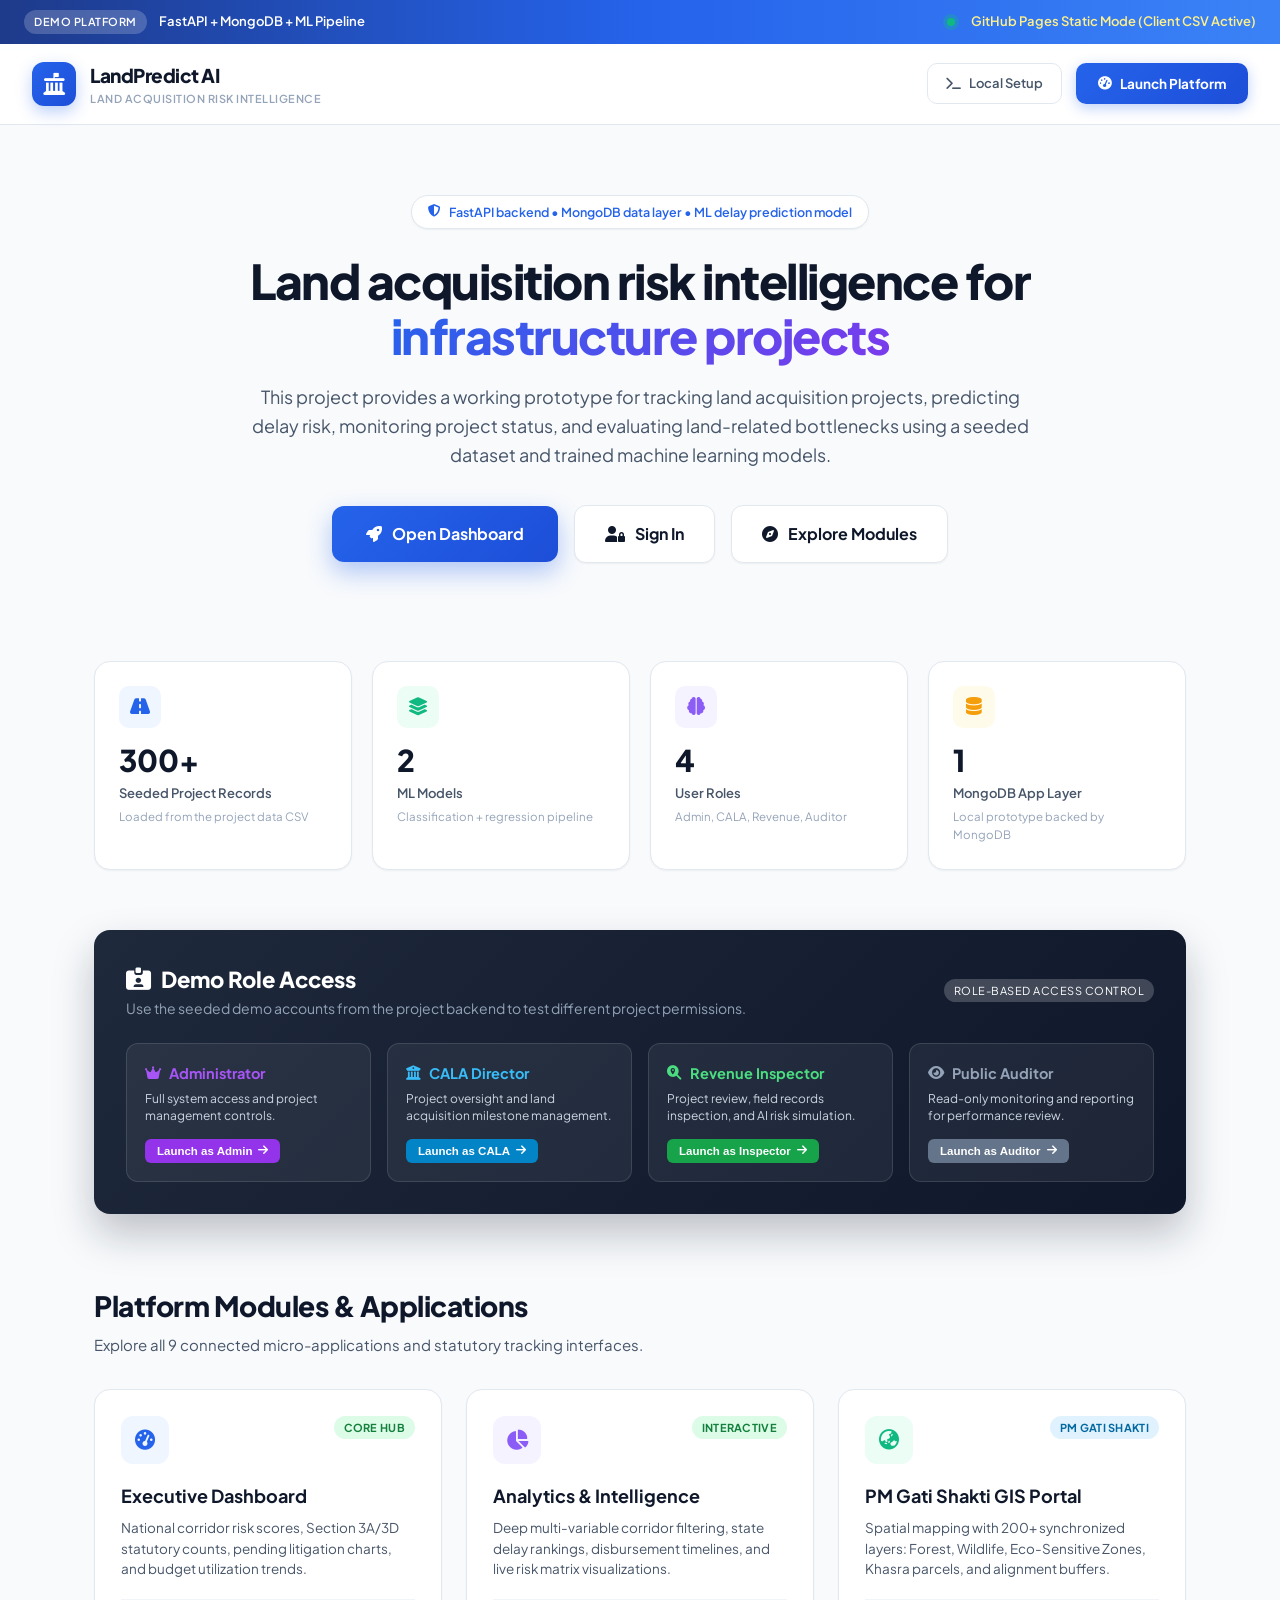
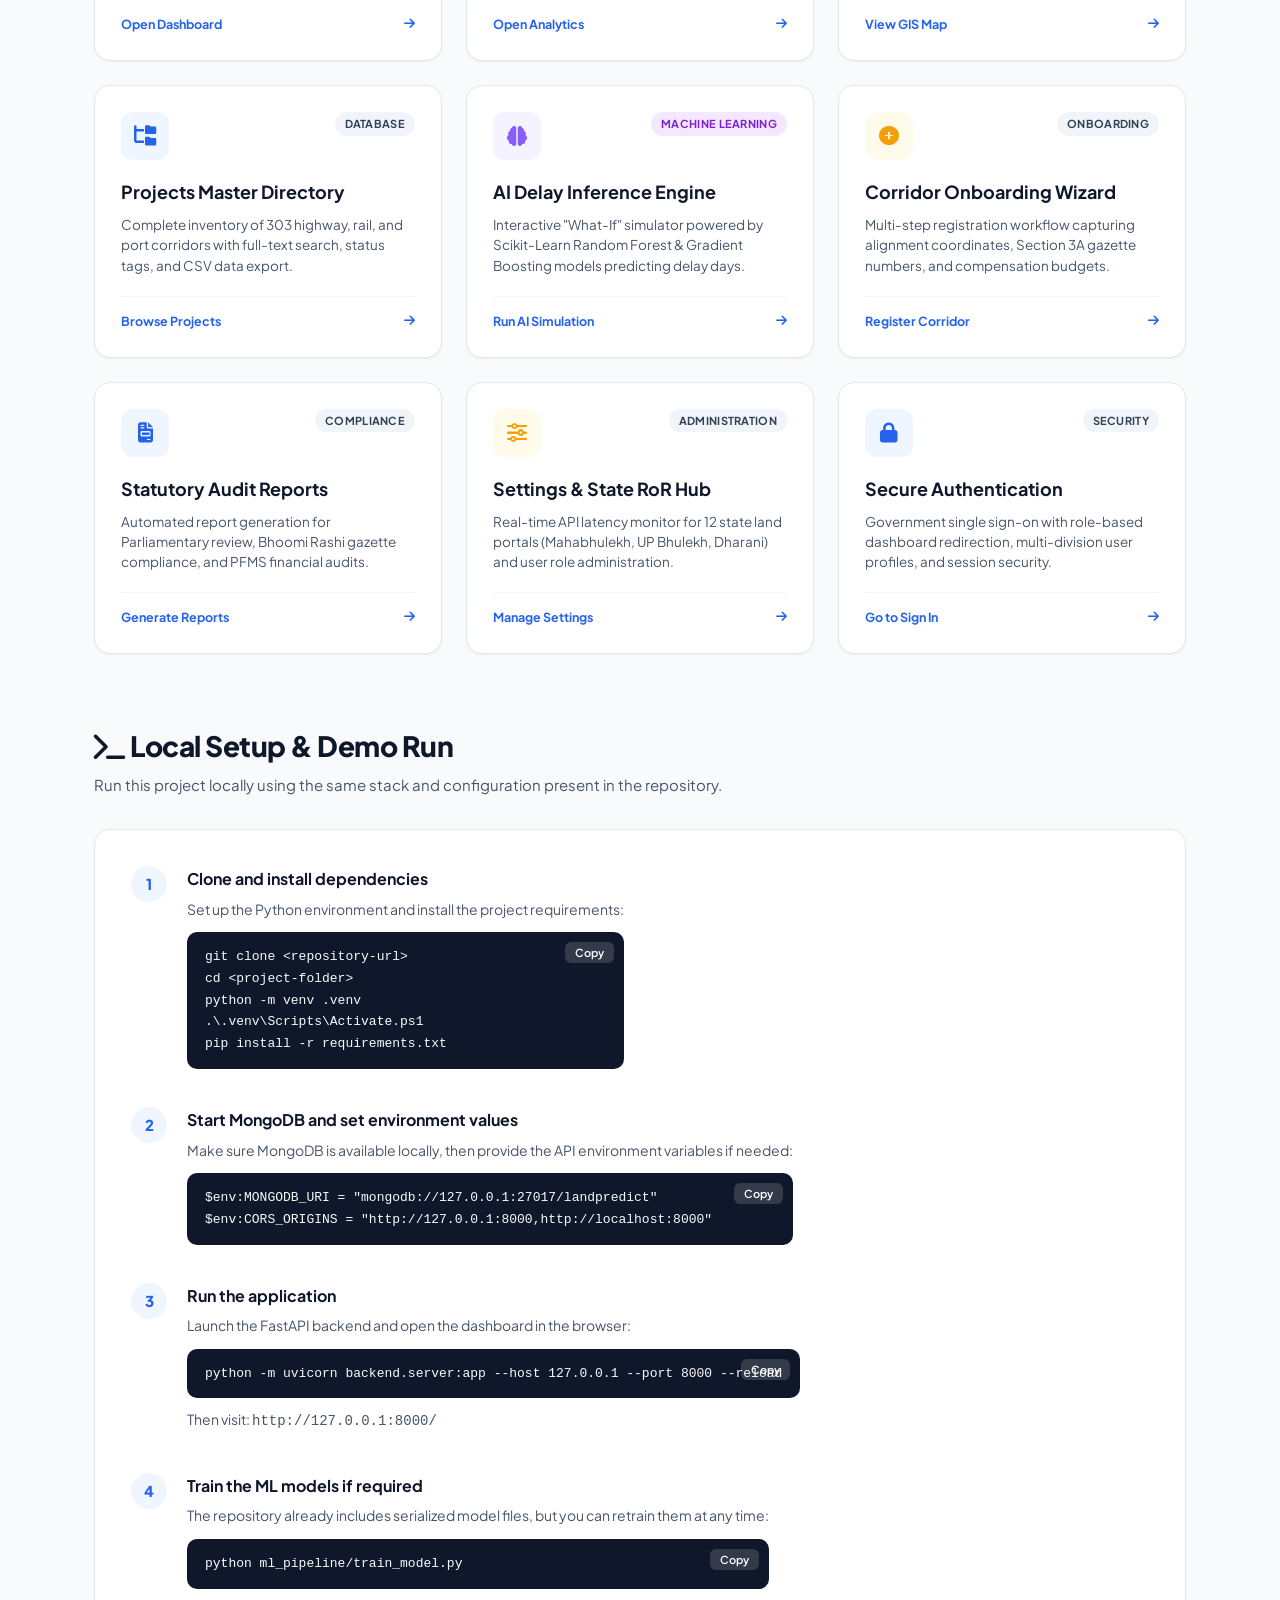
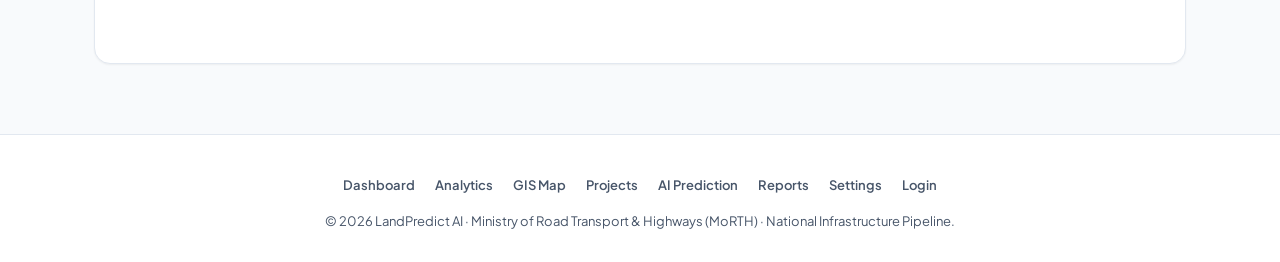
<file: index.html>
<!DOCTYPE html>
<html lang="en">
<head>
  <meta charset="UTF-8" />
  <meta name="viewport" content="width=device-width, initial-scale=1.0" />
  <title>LandPredict| National Land Acquisition Intelligence Platform</title>
  
  <!-- Font & Icons -->
  <link rel="preconnect" href="https://fonts.googleapis.com" />
  <link rel="preconnect" href="https://fonts.gstatic.com" crossorigin />
  <link href="https://fonts.googleapis.com/css2?family=Plus+Jakarta+Sans:wght@400;500;600;700;800&family=JetBrains+Mono:wght@400;600&display=swap" rel="stylesheet" />
  <link rel="stylesheet" href="https://cdnjs.cloudflare.com/ajax/libs/font-awesome/6.5.1/css/all.min.css" />

  <style>
    :root {
      --primary: #2563eb;
      --primary-hover: #1d4ed8;
      --primary-light: #eff6ff;
      --secondary: #0f172a;
      --accent: #f59e0b;
      --success: #10b981;
      --danger: #ef4444;
      --purple: #8b5cf6;
      --teal: #0d9488;
      --bg: #f8fafc;
      --surface: #ffffff;
      --border: #e2e8f0;
      --text-primary: #0f172a;
      --text-secondary: #475569;
      --text-muted: #94a3b8;
      --radius: 16px;
      --shadow-sm: 0 1px 2px 0 rgba(0, 0, 0, 0.05);
      --shadow: 0 10px 30px -5px rgba(0, 0, 0, 0.08);
      --shadow-lg: 0 20px 40px -10px rgba(0, 0, 0, 0.12);
    }

    * {
      box-sizing: border-box;
      margin: 0;
      padding: 0;
    }

    body {
      font-family: 'Plus Jakarta Sans', sans-serif;
      background: var(--bg);
      color: var(--text-primary);
      line-height: 1.6;
      overflow-x: hidden;
    }

    /* Top Announcement Bar */
    .top-banner {
      background: linear-gradient(90deg, #1e3a8a, #2563eb, #3b82f6);
      color: #ffffff;
      padding: 10px 24px;
      font-size: 13px;
      font-weight: 600;
      display: flex;
      justify-content: space-between;
      align-items: center;
      box-shadow: 0 2px 10px rgba(37, 99, 235, 0.2);
    }

    .top-banner-left {
      display: flex;
      align-items: center;
      gap: 12px;
    }

    .banner-badge {
      background: rgba(255, 255, 255, 0.2);
      padding: 3px 10px;
      border-radius: 20px;
      font-size: 11px;
      text-transform: uppercase;
      letter-spacing: 0.5px;
      backdrop-filter: blur(4px);
    }

    .top-banner-right {
      display: flex;
      align-items: center;
      gap: 16px;
    }

    .live-dot {
      width: 8px;
      height: 8px;
      background: #10b981;
      border-radius: 50%;
      display: inline-block;
      box-shadow: 0 0 0 4px rgba(16, 185, 129, 0.3);
      animation: pulseDot 2s infinite;
    }

    @keyframes pulseDot {
      0% { box-shadow: 0 0 0 0 rgba(16, 185, 129, 0.7); }
      70% { box-shadow: 0 0 0 8px rgba(16, 185, 129, 0); }
      100% { box-shadow: 0 0 0 0 rgba(16, 185, 129, 0); }
    }

    /* Navigation Bar */
    .navbar {
      background: rgba(255, 255, 255, 0.95);
      backdrop-filter: blur(12px);
      border-bottom: 1px solid var(--border);
      position: sticky;
      top: 0;
      z-index: 100;
      padding: 16px 32px;
      display: flex;
      justify-content: space-between;
      align-items: center;
    }

    .nav-brand {
      display: flex;
      align-items: center;
      gap: 14px;
      text-decoration: none;
      color: inherit;
    }

    .brand-logo {
      width: 44px;
      height: 44px;
      background: linear-gradient(135deg, #2563eb, #1d4ed8);
      color: #ffffff;
      border-radius: 12px;
      display: flex;
      align-items: center;
      justify-content: center;
      font-size: 22px;
      box-shadow: 0 6px 16px rgba(37, 99, 235, 0.3);
    }

    .brand-text h1 {
      font-size: 19px;
      font-weight: 800;
      letter-spacing: -0.5px;
      color: var(--secondary);
    }

    .brand-text p {
      font-size: 11px;
      font-weight: 600;
      color: var(--text-muted);
      text-transform: uppercase;
      letter-spacing: 0.5px;
    }

    .nav-actions {
      display: flex;
      align-items: center;
      gap: 14px;
    }

    .btn-nav-outline {
      padding: 9px 18px;
      border: 1px solid var(--border);
      border-radius: 10px;
      background: #ffffff;
      color: var(--text-secondary);
      font-size: 13px;
      font-weight: 600;
      text-decoration: none;
      display: inline-flex;
      align-items: center;
      gap: 8px;
      transition: all 0.2s ease;
    }

    .btn-nav-outline:hover {
      border-color: var(--primary);
      color: var(--primary);
      background: var(--primary-light);
    }

    .btn-nav-primary {
      padding: 10px 22px;
      border-radius: 10px;
      background: linear-gradient(135deg, var(--primary), #1d4ed8);
      color: #ffffff;
      font-size: 13.5px;
      font-weight: 700;
      text-decoration: none;
      display: inline-flex;
      align-items: center;
      gap: 8px;
      box-shadow: 0 4px 14px rgba(37, 99, 235, 0.3);
      transition: all 0.2s ease;
    }

    .btn-nav-primary:hover {
      transform: translateY(-2px);
      box-shadow: 0 8px 20px rgba(37, 99, 235, 0.4);
    }

    /* Hero Section */
    .hero {
      padding: 70px 24px 50px 24px;
      text-align: center;
      max-width: 1080px;
      margin: 0 auto;
    }

    .hero-pill {
      display: inline-flex;
      align-items: center;
      gap: 8px;
      background: #ffffff;
      border: 1px solid var(--border);
      border-radius: 30px;
      padding: 6px 16px;
      font-size: 12.5px;
      font-weight: 600;
      color: var(--primary);
      margin-bottom: 24px;
      box-shadow: var(--shadow-sm);
    }

    .hero h1 {
      font-size: 48px;
      font-weight: 800;
      line-height: 1.15;
      letter-spacing: -1.5px;
      color: var(--secondary);
      margin-bottom: 20px;
    }

    .hero h1 span {
      background: linear-gradient(135deg, #2563eb, #7c3aed);
      -webkit-background-clip: text;
      -webkit-text-fill-color: transparent;
    }

    .hero p {
      font-size: 18px;
      color: var(--text-secondary);
      max-width: 800px;
      margin: 0 auto 36px auto;
      line-height: 1.6;
    }

    .hero-cta-row {
      display: flex;
      justify-content: center;
      align-items: center;
      gap: 16px;
      flex-wrap: wrap;
      margin-bottom: 48px;
    }

    .btn-hero-primary {
      padding: 15px 34px;
      border-radius: 12px;
      background: linear-gradient(135deg, #2563eb, #1d4ed8);
      color: #ffffff;
      font-size: 16px;
      font-weight: 700;
      text-decoration: none;
      display: inline-flex;
      align-items: center;
      gap: 10px;
      box-shadow: 0 10px 25px rgba(37, 99, 235, 0.35);
      transition: all 0.25s ease;
    }

    .btn-hero-primary:hover {
      transform: translateY(-3px);
      box-shadow: 0 14px 30px rgba(37, 99, 235, 0.45);
    }

    .btn-hero-secondary {
      padding: 15px 30px;
      border-radius: 12px;
      background: #ffffff;
      border: 1px solid var(--border);
      color: var(--secondary);
      font-size: 16px;
      font-weight: 700;
      text-decoration: none;
      display: inline-flex;
      align-items: center;
      gap: 10px;
      box-shadow: var(--shadow-sm);
      transition: all 0.25s ease;
    }

    .btn-hero-secondary:hover {
      background: var(--surface);
      border-color: #cbd5e1;
      transform: translateY(-2px);
    }

    /* Metrics Bar */
    .metrics-container {
      display: grid;
      grid-template-columns: repeat(auto-fit, minmax(220px, 1fr));
      gap: 20px;
      max-width: 1140px;
      margin: 0 auto 60px auto;
      padding: 0 24px;
    }

    .metric-card {
      background: #ffffff;
      border: 1px solid var(--border);
      border-radius: var(--radius);
      padding: 24px;
      text-align: left;
      box-shadow: var(--shadow-sm);
      transition: transform 0.2s ease, box-shadow 0.2s ease;
    }

    .metric-card:hover {
      transform: translateY(-3px);
      box-shadow: var(--shadow);
    }

    .metric-icon {
      width: 42px;
      height: 42px;
      border-radius: 10px;
      display: flex;
      align-items: center;
      justify-content: center;
      font-size: 18px;
      margin-bottom: 16px;
    }

    .icon-blue { background: #eff6ff; color: #2563eb; }
    .icon-green { background: #ecfdf5; color: #10b981; }
    .icon-purple { background: #f5f3ff; color: #8b5cf6; }
    .icon-amber { background: #fffbeb; color: #f59e0b; }

    .metric-value {
      font-size: 30px;
      font-weight: 800;
      color: var(--secondary);
      line-height: 1.1;
      margin-bottom: 6px;
    }

    .metric-label {
      font-size: 13px;
      font-weight: 600;
      color: var(--text-secondary);
    }

    .metric-sub {
      font-size: 11.5px;
      color: var(--text-muted);
      margin-top: 4px;
    }

    /* Section Header */
    .section-wrapper {
      max-width: 1140px;
      margin: 0 auto 70px auto;
      padding: 0 24px;
    }

    .section-header {
      margin-bottom: 32px;
      display: flex;
      justify-content: space-between;
      align-items: flex-end;
      flex-wrap: wrap;
      gap: 16px;
    }

    .section-header h2 {
      font-size: 28px;
      font-weight: 800;
      color: var(--secondary);
      letter-spacing: -0.5px;
    }

    .section-header p {
      font-size: 15px;
      color: var(--text-secondary);
      margin-top: 4px;
    }

    /* Module Launch Grid */
    .modules-grid {
      display: grid;
      grid-template-columns: repeat(auto-fill, minmax(330px, 1fr));
      gap: 24px;
    }

    .module-card {
      background: #ffffff;
      border: 1px solid var(--border);
      border-radius: var(--radius);
      padding: 26px;
      display: flex;
      flex-direction: column;
      justify-content: space-between;
      text-decoration: none;
      color: inherit;
      box-shadow: var(--shadow-sm);
      transition: all 0.25s cubic-bezier(0.16, 1, 0.3, 1);
      position: relative;
      overflow: hidden;
    }

    .module-card:hover {
      transform: translateY(-5px);
      box-shadow: var(--shadow-lg);
      border-color: #93c5fd;
    }

    .card-top {
      display: flex;
      justify-content: space-between;
      align-items: flex-start;
      margin-bottom: 18px;
    }

    .card-icon {
      width: 48px;
      height: 48px;
      border-radius: 12px;
      display: flex;
      align-items: center;
      justify-content: center;
      font-size: 20px;
    }

    .card-tag {
      font-size: 11px;
      font-weight: 700;
      padding: 3px 10px;
      border-radius: 20px;
      text-transform: uppercase;
      letter-spacing: 0.3px;
    }

    .tag-live { background: #dcfce7; color: #15803d; }
    .tag-ai { background: #f3e8ff; color: #7e22ce; }
    .tag-gis { background: #e0f2fe; color: #0369a1; }
    .tag-core { background: #f1f5f9; color: #334155; }

    .module-card h3 {
      font-size: 18px;
      font-weight: 700;
      color: var(--secondary);
      margin-bottom: 8px;
      display: flex;
      align-items: center;
      gap: 8px;
    }

    .module-card p {
      font-size: 13.5px;
      color: var(--text-secondary);
      line-height: 1.5;
      margin-bottom: 20px;
    }

    .card-footer {
      display: flex;
      justify-content: space-between;
      align-items: center;
      border-top: 1px solid #f1f5f9;
      padding-top: 14px;
      font-size: 12.5px;
      font-weight: 700;
      color: var(--primary);
    }

    .card-footer i {
      transition: transform 0.2s ease;
    }

    .module-card:hover .card-footer i {
      transform: translateX(4px);
    }

    /* Role Quick Selector Box */
    .role-simulator-card {
      background: linear-gradient(135deg, #1e293b, #0f172a);
      border-radius: var(--radius);
      padding: 32px;
      color: #ffffff;
      margin-bottom: 70px;
      box-shadow: 0 20px 40px rgba(15, 23, 42, 0.25);
    }

    .role-sim-header {
      display: flex;
      justify-content: space-between;
      align-items: center;
      margin-bottom: 24px;
      flex-wrap: wrap;
      gap: 16px;
    }

    .role-sim-header h3 {
      font-size: 22px;
      font-weight: 800;
      display: flex;
      align-items: center;
      gap: 10px;
    }

    .role-sim-header p {
      font-size: 14px;
      color: #94a3b8;
    }

    .roles-grid {
      display: grid;
      grid-template-columns: repeat(auto-fit, minmax(230px, 1fr));
      gap: 16px;
    }

    .role-btn-card {
      background: rgba(255, 255, 255, 0.06);
      border: 1px solid rgba(255, 255, 255, 0.12);
      border-radius: 12px;
      padding: 18px;
      text-align: left;
      cursor: pointer;
      color: #ffffff;
      transition: all 0.2s ease;
      display: flex;
      flex-direction: column;
      justify-content: space-between;
    }

    .role-btn-card:hover {
      background: rgba(255, 255, 255, 0.12);
      border-color: #60a5fa;
      transform: translateY(-3px);
    }

    .role-badge-title {
      font-size: 14.5px;
      font-weight: 700;
      margin-bottom: 6px;
      display: flex;
      align-items: center;
      gap: 8px;
    }

    .role-btn-card p {
      font-size: 12px;
      color: #cbd5e1;
      line-height: 1.4;
      margin-bottom: 14px;
    }

    .btn-launch-role {
      font-size: 11.5px;
      font-weight: 700;
      padding: 6px 12px;
      border-radius: 6px;
      background: var(--primary);
      color: #ffffff;
      border: none;
      display: inline-flex;
      align-items: center;
      gap: 6px;
      cursor: pointer;
      width: fit-content;
    }

    /* GitHub Deployment Guide */
    .guide-card {
      background: #ffffff;
      border: 1px solid var(--border);
      border-radius: var(--radius);
      padding: 36px;
      box-shadow: var(--shadow-sm);
    }

    .step-item {
      display: flex;
      gap: 20px;
      margin-bottom: 28px;
    }

    .step-number {
      width: 36px;
      height: 36px;
      border-radius: 50%;
      background: var(--primary-light);
      color: var(--primary);
      font-weight: 800;
      font-size: 15px;
      display: flex;
      align-items: center;
      justify-content: center;
      flex-shrink: 0;
    }

    .step-content h4 {
      font-size: 16px;
      font-weight: 700;
      color: var(--secondary);
      margin-bottom: 6px;
    }

    .step-content p {
      font-size: 14px;
      color: var(--text-secondary);
      margin-bottom: 12px;
    }

    .code-box {
      background: #0f172a;
      color: #f8fafc;
      padding: 14px 18px;
      border-radius: 10px;
      font-family: 'JetBrains Mono', monospace;
      font-size: 13px;
      overflow-x: auto;
      margin-bottom: 10px;
      position: relative;
    }

    .code-box button.copy-btn {
      position: absolute;
      top: 10px;
      right: 10px;
      background: rgba(255, 255, 255, 0.15);
      border: none;
      color: #ffffff;
      padding: 4px 10px;
      border-radius: 6px;
      font-size: 11px;
      font-family: 'Plus Jakarta Sans', sans-serif;
      font-weight: 600;
      cursor: pointer;
      transition: background 0.15s ease;
    }

    .code-box button.copy-btn:hover {
      background: rgba(255, 255, 255, 0.3);
    }

    /* Footer */
    footer {
      background: #ffffff;
      border-top: 1px solid var(--border);
      padding: 40px 24px;
      text-align: center;
      font-size: 13px;
      color: var(--text-secondary);
    }

    .footer-links {
      display: flex;
      justify-content: center;
      gap: 20px;
      margin-bottom: 16px;
      flex-wrap: wrap;
    }

    .footer-links a {
      color: var(--text-secondary);
      text-decoration: none;
      font-weight: 600;
      transition: color 0.15s ease;
    }

    .footer-links a:hover {
      color: var(--primary);
    }

    /* Toast */
    #deployToast {
      position: fixed;
      bottom: 24px;
      right: 24px;
      background: #0f172a;
      color: #ffffff;
      padding: 12px 20px;
      border-radius: 10px;
      font-size: 13px;
      font-weight: 600;
      box-shadow: 0 10px 30px rgba(0,0,0,0.25);
      display: none;
      align-items: center;
      gap: 10px;
      z-index: 1000;
      animation: fadeIn 0.2s ease;
    }

    @keyframes fadeIn {
      from { opacity: 0; transform: translateY(10px); }
      to { opacity: 1; transform: translateY(0); }
    }
  </style>
</head>
<body>

  <!-- Top Announcement Bar -->
  <div class="top-banner">
    <div class="top-banner-left">
      <span class="banner-badge">Demo Platform</span>
      <span>FastAPI + MongoDB + ML Pipeline</span>
    </div>
    <div class="top-banner-right">
      <span class="live-dot"></span>
      <span id="backendStatusText">Backend API: Checking...</span>
    </div>
  </div>

  <!-- Navigation Bar -->
  <nav class="navbar">
    <a href="#" class="nav-brand">
      <div class="brand-logo">
        <i class="fa-solid fa-landmark-flag"></i>
      </div>
      <div class="brand-text">
        <h1>LandPredict AI</h1>
        <p>Land Acquisition Risk Intelligence</p>
      </div>
    </a>

    <div class="nav-actions">
      <a href="#setup-guide" class="btn-nav-outline">
        <i class="fa-solid fa-terminal"></i> Local Setup
      </a>
      <a href="frontend/dashboard.html" class="btn-nav-primary">
        <i class="fa-solid fa-gauge-high"></i> Launch Platform
      </a>
    </div>
  </nav>

  <!-- Hero Section -->
  <header class="hero">
    <div class="hero-pill">
      <i class="fa-solid fa-shield-halved"></i>
      FastAPI backend • MongoDB data layer • ML delay prediction model
    </div>
    <h1>
      Land acquisition risk intelligence for<br />
      <span>infrastructure projects</span>
    </h1>
    <p>
      This project provides a working prototype for tracking land acquisition projects, predicting delay risk, monitoring project status, and evaluating land-related bottlenecks using a seeded dataset and trained machine learning models.
    </p>

    <div class="hero-cta-row">
      <a href="frontend/dashboard.html" class="btn-hero-primary">
        <i class="fa-solid fa-rocket"></i> Open Dashboard
      </a>
      <a href="frontend/login.html" class="btn-hero-secondary">
        <i class="fa-solid fa-user-lock"></i> Sign In
      </a>
      <a href="#modules" class="btn-hero-secondary">
        <i class="fa-solid fa-compass"></i> Explore Modules
      </a>
    </div>
  </header>

  <!-- System Metrics Overview -->
  <section class="metrics-container">
    <div class="metric-card">
      <div class="metric-icon icon-blue">
        <i class="fa-solid fa-road"></i>
      </div>
      <div class="metric-value">300+</div>
      <div class="metric-label">Seeded Project Records</div>
      <div class="metric-sub">Loaded from the project data CSV</div>
    </div>

    <div class="metric-card">
      <div class="metric-icon icon-green">
        <i class="fa-solid fa-layer-group"></i>
      </div>
      <div class="metric-value">2</div>
      <div class="metric-label">ML Models</div>
      <div class="metric-sub">Classification + regression pipeline</div>
    </div>

    <div class="metric-card">
      <div class="metric-icon icon-purple">
        <i class="fa-solid fa-brain"></i>
      </div>
      <div class="metric-value">4</div>
      <div class="metric-label">User Roles</div>
      <div class="metric-sub">Admin, CALA, Revenue, Auditor</div>
    </div>

    <div class="metric-card">
      <div class="metric-icon icon-amber">
        <i class="fa-solid fa-database"></i>
      </div>
      <div class="metric-value">1</div>
      <div class="metric-label">MongoDB App Layer</div>
      <div class="metric-sub">Local prototype backed by MongoDB</div>
    </div>
  </section>

  <!-- Quick Demo Role Switcher -->
  <section class="section-wrapper">
    <div class="role-simulator-card">
      <div class="role-sim-header">
        <div>
          <h3><i class="fa-solid fa-id-card-clip"></i> Demo Role Access</h3>
          <p>Use the seeded demo accounts from the project backend to test different project permissions.</p>
        </div>
        <span class="banner-badge">Role-Based Access Control</span>
      </div>

      <div class="roles-grid">
        <div class="role-btn-card" onclick="launchWithRole('Administrator')">
          <div>
            <div class="role-badge-title" style="color:#a855f7;">
              <i class="fa-solid fa-crown"></i> Administrator
            </div>
            <p>Full system access and project management controls.</p>
          </div>
          <button class="btn-launch-role" style="background:#9333ea;" onclick="launchWithRole('Administrator')">
            Launch as Admin <i class="fa-solid fa-arrow-right"></i>
          </button>
        </div>

        <div class="role-btn-card" onclick="launchWithRole('CALA Project Director')">
          <div>
            <div class="role-badge-title" style="color:#38bdf8;">
              <i class="fa-solid fa-building-columns"></i> CALA Director
            </div>
            <p>Project oversight and land acquisition milestone management.</p>
          </div>
          <button class="btn-launch-role" style="background:#0284c7;" onclick="launchWithRole('CALA Project Director')">
            Launch as CALA <i class="fa-solid fa-arrow-right"></i>
          </button>
        </div>

        <div class="role-btn-card" onclick="launchWithRole('Revenue Inspector')">
          <div>
            <div class="role-badge-title" style="color:#4ade80;">
              <i class="fa-solid fa-magnifying-glass-location"></i> Revenue Inspector
            </div>
            <p>Project review, field records inspection, and AI risk simulation.</p>
          </div>
          <button class="btn-launch-role" style="background:#16a34a;" onclick="launchWithRole('Revenue Inspector')">
            Launch as Inspector <i class="fa-solid fa-arrow-right"></i>
          </button>
        </div>

        <div class="role-btn-card" onclick="launchWithRole('Public Auditor')">
          <div>
            <div class="role-badge-title" style="color:#94a3b8;">
              <i class="fa-solid fa-eye"></i> Public Auditor
            </div>
            <p>Read-only monitoring and reporting for performance review.</p>
          </div>
          <button class="btn-launch-role" style="background:#64748b;" onclick="launchWithRole('Public Auditor')">
            Launch as Auditor <i class="fa-solid fa-arrow-right"></i>
          </button>
        </div>
      </div>
    </div>
  </section>

  <!-- Interactive Module Launch Grid -->
  <section class="section-wrapper" id="modules">
    <div class="section-header">
      <div>
        <h2>Platform Modules &amp; Applications</h2>
        <p>Explore all 9 connected micro-applications and statutory tracking interfaces.</p>
      </div>
    </div>

    <div class="modules-grid">
      <!-- 1. Dashboard -->
      <a href="frontend/dashboard.html" class="module-card">
        <div>
          <div class="card-top">
            <div class="card-icon icon-blue">
              <i class="fa-solid fa-gauge-high"></i>
            </div>
            <span class="card-tag tag-live">Core Hub</span>
          </div>
          <h3>Executive Dashboard</h3>
          <p>National corridor risk scores, Section 3A/3D statutory counts, pending litigation charts, and budget utilization trends.</p>
        </div>
        <div class="card-footer">
          <span>Open Dashboard</span>
          <i class="fa-solid fa-arrow-right"></i>
        </div>
      </a>

      <!-- 2. Analytics -->
      <a href="frontend/Analytics.html" class="module-card">
        <div>
          <div class="card-top">
            <div class="card-icon icon-purple">
              <i class="fa-solid fa-chart-pie"></i>
            </div>
            <span class="card-tag tag-live">Interactive</span>
          </div>
          <h3>Analytics &amp; Intelligence</h3>
          <p>Deep multi-variable corridor filtering, state delay rankings, disbursement timelines, and live risk matrix visualizations.</p>
        </div>
        <div class="card-footer">
          <span>Open Analytics</span>
          <i class="fa-solid fa-arrow-right"></i>
        </div>
      </a>

      <!-- 3. GIS Map -->
      <a href="frontend/gisMap.html" class="module-card">
        <div>
          <div class="card-top">
            <div class="card-icon icon-green">
              <i class="fa-solid fa-earth-asia"></i>
            </div>
            <span class="card-tag tag-gis">PM Gati Shakti</span>
          </div>
          <h3>PM Gati Shakti GIS Portal</h3>
          <p>Spatial mapping with 200+ synchronized layers: Forest, Wildlife, Eco-Sensitive Zones, Khasra parcels, and alignment buffers.</p>
        </div>
        <div class="card-footer">
          <span>View GIS Map</span>
          <i class="fa-solid fa-arrow-right"></i>
        </div>
      </a>

      <!-- 4. Projects Directory -->
      <a href="frontend/projects.html" class="module-card">
        <div>
          <div class="card-top">
            <div class="card-icon icon-blue">
              <i class="fa-solid fa-folder-tree"></i>
            </div>
            <span class="card-tag tag-core">Database</span>
          </div>
          <h3>Projects Master Directory</h3>
          <p>Complete inventory of 303 highway, rail, and port corridors with full-text search, status tags, and CSV data export.</p>
        </div>
        <div class="card-footer">
          <span>Browse Projects</span>
          <i class="fa-solid fa-arrow-right"></i>
        </div>
      </a>

      <!-- 5. AI Prediction -->
      <a href="frontend/aiPrediction.html" class="module-card">
        <div>
          <div class="card-top">
            <div class="card-icon icon-purple">
              <i class="fa-solid fa-brain"></i>
            </div>
            <span class="card-tag tag-ai">Machine Learning</span>
          </div>
          <h3>AI Delay Inference Engine</h3>
          <p>Interactive "What-If" simulator powered by Scikit-Learn Random Forest &amp; Gradient Boosting models predicting delay days.</p>
        </div>
        <div class="card-footer">
          <span>Run AI Simulation</span>
          <i class="fa-solid fa-arrow-right"></i>
        </div>
      </a>

      <!-- 6. Create Project -->
      <a href="frontend/createProject.html" class="module-card">
        <div>
          <div class="card-top">
            <div class="card-icon icon-amber">
              <i class="fa-solid fa-circle-plus"></i>
            </div>
            <span class="card-tag tag-core">Onboarding</span>
          </div>
          <h3>Corridor Onboarding Wizard</h3>
          <p>Multi-step registration workflow capturing alignment coordinates, Section 3A gazette numbers, and compensation budgets.</p>
        </div>
        <div class="card-footer">
          <span>Register Corridor</span>
          <i class="fa-solid fa-arrow-right"></i>
        </div>
      </a>

      <!-- 7. Reports -->
      <a href="frontend/reports.html" class="module-card">
        <div>
          <div class="card-top">
            <div class="card-icon icon-blue">
              <i class="fa-solid fa-file-invoice"></i>
            </div>
            <span class="card-tag tag-core">Compliance</span>
          </div>
          <h3>Statutory Audit Reports</h3>
          <p>Automated report generation for Parliamentary review, Bhoomi Rashi gazette compliance, and PFMS financial audits.</p>
        </div>
        <div class="card-footer">
          <span>Generate Reports</span>
          <i class="fa-solid fa-arrow-right"></i>
        </div>
      </a>

      <!-- 8. Settings & Portals -->
      <a href="frontend/settings.html" class="module-card">
        <div>
          <div class="card-top">
            <div class="card-icon icon-amber">
              <i class="fa-solid fa-sliders"></i>
            </div>
            <span class="card-tag tag-core">Administration</span>
          </div>
          <h3>Settings &amp; State RoR Hub</h3>
          <p>Real-time API latency monitor for 12 state land portals (Mahabhulekh, UP Bhulekh, Dharani) and user role administration.</p>
        </div>
        <div class="card-footer">
          <span>Manage Settings</span>
          <i class="fa-solid fa-arrow-right"></i>
        </div>
      </a>

      <!-- 9. Sign In & Access -->
      <a href="frontend/login.html" class="module-card">
        <div>
          <div class="card-top">
            <div class="card-icon icon-blue">
              <i class="fa-solid fa-lock"></i>
            </div>
            <span class="card-tag tag-core">Security</span>
          </div>
          <h3>Secure Authentication</h3>
          <p>Government single sign-on with role-based dashboard redirection, multi-division user profiles, and session security.</p>
        </div>
        <div class="card-footer">
          <span>Go to Sign In</span>
          <i class="fa-solid fa-arrow-right"></i>
        </div>
      </a>
    </div>
  </section>

  <!-- Local Setup Guide -->
  <section class="section-wrapper" id="setup-guide">
    <div class="section-header">
      <div>
        <h2><i class="fa-solid fa-terminal"></i> Local Setup & Demo Run</h2>
        <p>Run this project locally using the same stack and configuration present in the repository.</p>
      </div>
    </div>

    <div class="guide-card">
      <div class="step-item">
        <div class="step-number">1</div>
        <div class="step-content">
          <h4>Clone and install dependencies</h4>
          <p>Set up the Python environment and install the project requirements:</p>
          <div class="code-box">
            <code>git clone &lt;repository-url&gt;<br />
cd &lt;project-folder&gt;<br />
python -m venv .venv<br />
.\.venv\Scripts\Activate.ps1<br />
pip install -r requirements.txt</code>
            <button class="copy-btn" onclick="copyCode(this)">Copy</button>
          </div>
        </div>
      </div>

      <div class="step-item">
        <div class="step-number">2</div>
        <div class="step-content">
          <h4>Start MongoDB and set environment values</h4>
          <p>Make sure MongoDB is available locally, then provide the API environment variables if needed:</p>
          <div class="code-box">
            <code>$env:MONGODB_URI = "mongodb://127.0.0.1:27017/landpredict"<br />
$env:CORS_ORIGINS = "http://127.0.0.1:8000,http://localhost:8000"</code>
            <button class="copy-btn" onclick="copyCode(this)">Copy</button>
          </div>
        </div>
      </div>

      <div class="step-item">
        <div class="step-number">3</div>
        <div class="step-content">
          <h4>Run the application</h4>
          <p>Launch the FastAPI backend and open the dashboard in the browser:</p>
          <div class="code-box">
            <code>python -m uvicorn backend.server:app --host 127.0.0.1 --port 8000 --reload</code>
            <button class="copy-btn" onclick="copyCode(this)">Copy</button>
          </div>
          <p style="margin-top: 8px;">Then visit: <code>http://127.0.0.1:8000/</code></p>
        </div>
      </div>

      <div class="step-item">
        <div class="step-number">4</div>
        <div class="step-content">
          <h4>Train the ML models if required</h4>
          <p>The repository already includes serialized model files, but you can retrain them at any time:</p>
          <div class="code-box">
            <code>python ml_pipeline/train_model.py</code>
            <button class="copy-btn" onclick="copyCode(this)">Copy</button>
          </div>
        </div>
      </div>
    </div>
  </section>

  <!-- Footer -->
  <footer>
    <div class="footer-links">
      <a href="frontend/dashboard.html">Dashboard</a>
      <a href="frontend/Analytics.html">Analytics</a>
      <a href="frontend/gisMap.html">GIS Map</a>
      <a href="frontend/projects.html">Projects</a>
      <a href="frontend/aiPrediction.html">AI Prediction</a>
      <a href="frontend/reports.html">Reports</a>
      <a href="frontend/settings.html">Settings</a>
      <a href="frontend/login.html">Login</a>
    </div>
    <p>
      &copy; 2026 LandPredict AI &middot; Ministry of Road Transport &amp; Highways (MoRTH) &middot; National Infrastructure Pipeline.
    </p>
  </footer>

  <div id="deployToast">
    <i class="fa-solid fa-circle-check" style="color:#10b981;"></i>
    <span id="toastMsg">Role activated!</span>
  </div>

  <script>
    // Check Backend API Connection Status
    async function checkBackend() {
      const statusEl = document.getElementById("backendStatusText");
      const urls = [
        window.location.port === "8000" ? window.location.origin : "http://127.0.0.1:8000"
      ];
      for (const u of urls) {
        try {
          const res = await fetch(`${u}/api/automation/status`, { method: "GET" });
          if (res.ok) {
            statusEl.textContent = "Backend API: Connected (mongodb & ML Live)";
            statusEl.style.color = "#a7f3d0";
            return;
          }
        } catch (e) {}
      }
      statusEl.textContent = "GitHub Pages Static Mode (Client CSV Active)";
      statusEl.style.color = "#fef08a";
    }

    // Launch with a pre-configured role
    const ROLES = {
      "Administrator": {
        id: 1, first_name: "Shiv", last_name: "Verma", full_name: "Shiv Verma",
        email: "shivvar70878@gmail.com", organization: "Ministry of Road Transport & Highways",
        role: "Administrator",
        permissions: { can_create_project: true, can_edit_project: true, can_delete_project: true, can_predict_delay: true, can_access_portals: true, can_manage_users: true, can_export_reports: true, role_badge_color: "#9333ea" }
      },
      "CALA Project Director": {
        id: 2, first_name: "CALA", last_name: "Director", full_name: "CALA Project Director",
        email: "cala.morth@gov.in", organization: "NHAI Land Acquisition CALA Office",
        role: "CALA Project Director",
        permissions: { can_create_project: true, can_edit_project: true, can_delete_project: false, can_predict_delay: true, can_access_portals: true, can_manage_users: false, can_export_reports: true, role_badge_color: "#0284c7" }
      },
      "Revenue Inspector": {
        id: 3, first_name: "Revenue", last_name: "Inspector", full_name: "Revenue Inspector",
        email: "revenue.officer@gov.in", organization: "State Revenue Department (DILRMP)",
        role: "Revenue Inspector",
        permissions: { can_create_project: false, can_edit_project: true, can_delete_project: false, can_predict_delay: true, can_access_portals: true, can_manage_users: false, can_export_reports: true, role_badge_color: "#16a34a" }
      },
      "Public Auditor": {
        id: 4, first_name: "Public", last_name: "Auditor", full_name: "Public Auditor",
        email: "auditor@sih.gov.in", organization: "Smart India Hackathon Evaluation Council",
        role: "Public Auditor",
        permissions: { can_create_project: false, can_edit_project: false, can_delete_project: false, can_predict_delay: true, can_access_portals: true, can_manage_users: false, can_export_reports: true, role_badge_color: "#64748b" }
      }
    };

    function launchWithRole(roleName) {
      const user = ROLES[roleName];
      if (user) {
        localStorage.setItem("landPredictUser", JSON.stringify(user));
        localStorage.setItem("landInsightLoggedIn", "true");
        showToast(`Role switched to: ${roleName}! Launching Dashboard...`);
        setTimeout(() => {
          window.location.href = "frontend/dashboard.html";
        }, 900);
      }
    }

    function showToast(msg) {
      const toast = document.getElementById("deployToast");
      const msgEl = document.getElementById("toastMsg");
      msgEl.textContent = msg;
      toast.style.display = "flex";
      setTimeout(() => {
        toast.style.display = "none";
      }, 2500);
    }

    function copyCode(btn) {
      const code = btn.parentElement.querySelector("code").innerText;
      navigator.clipboard.writeText(code).then(() => {
        btn.textContent = "Copied!";
        setTimeout(() => { btn.textContent = "Copy"; }, 2000);
      });
    }

    document.addEventListener("DOMContentLoaded", () => {
      checkBackend();
    });
  </script>
</body>
</html>
</file>
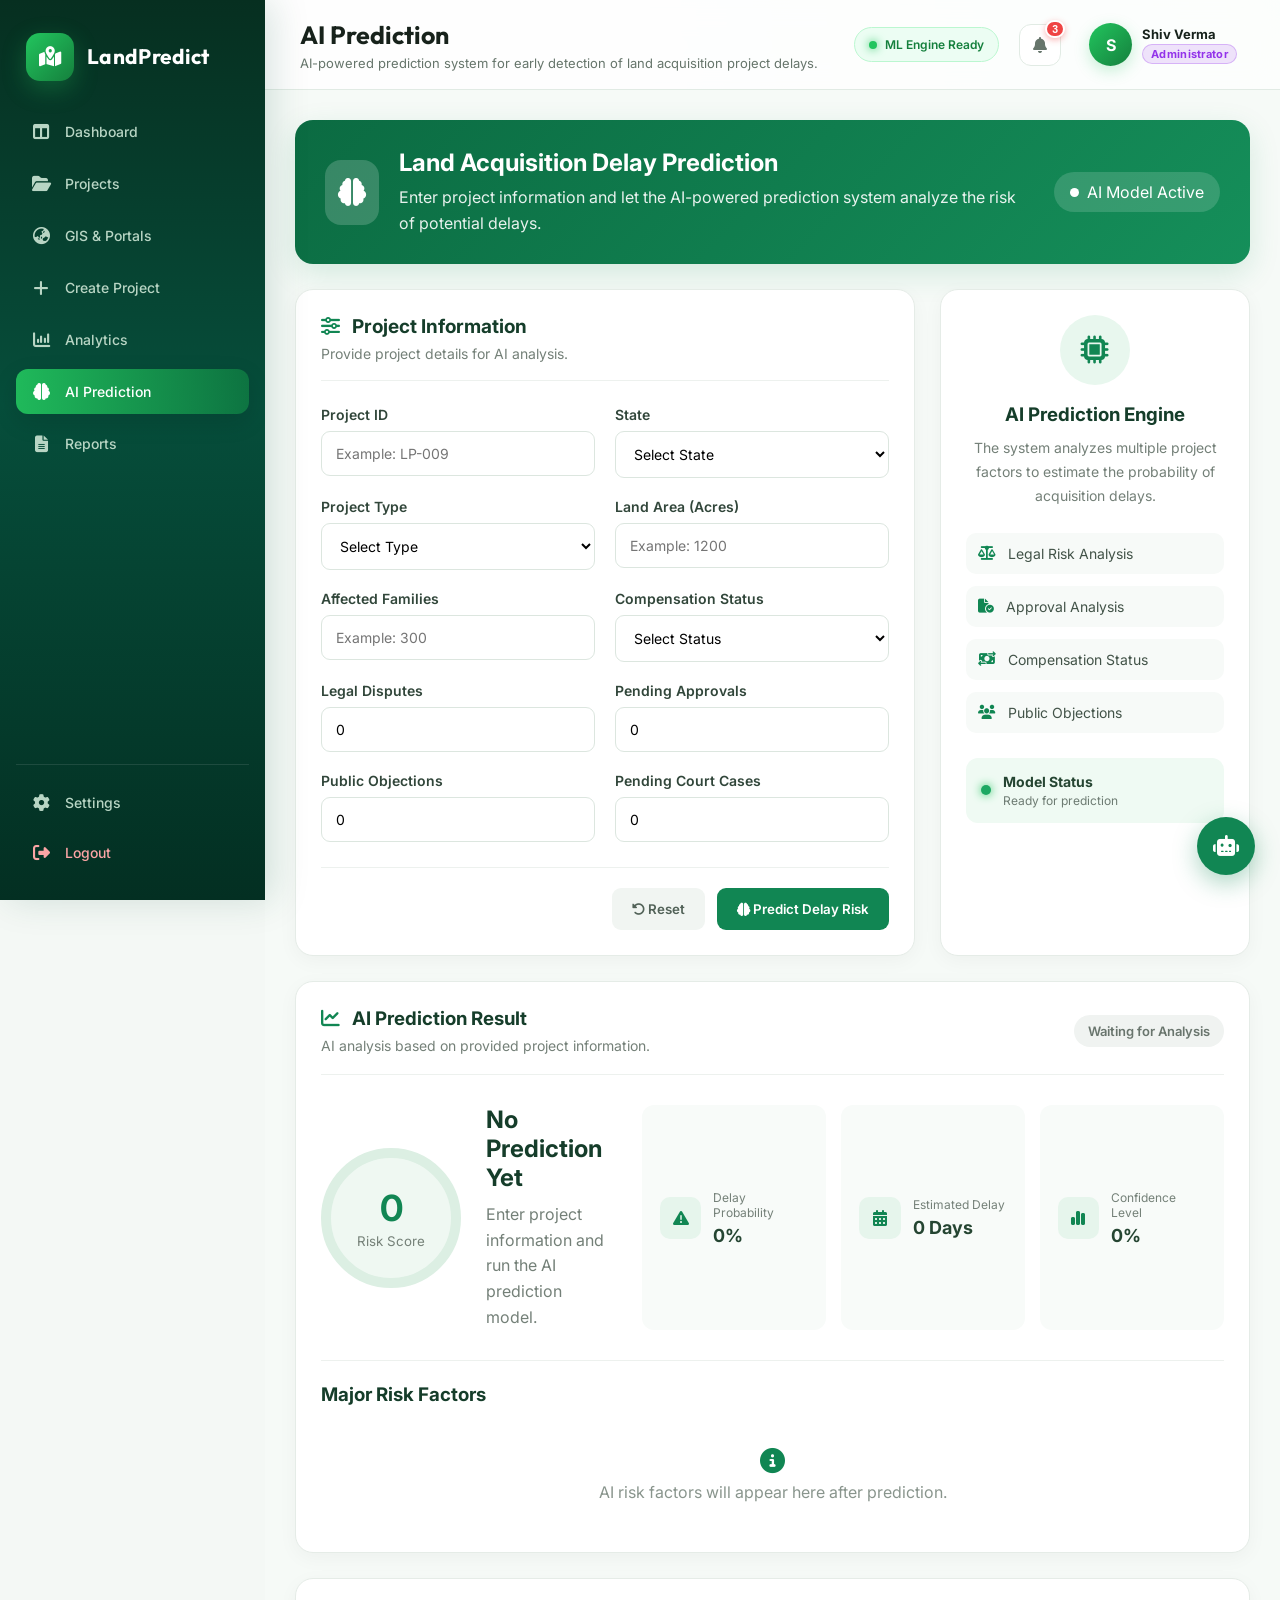
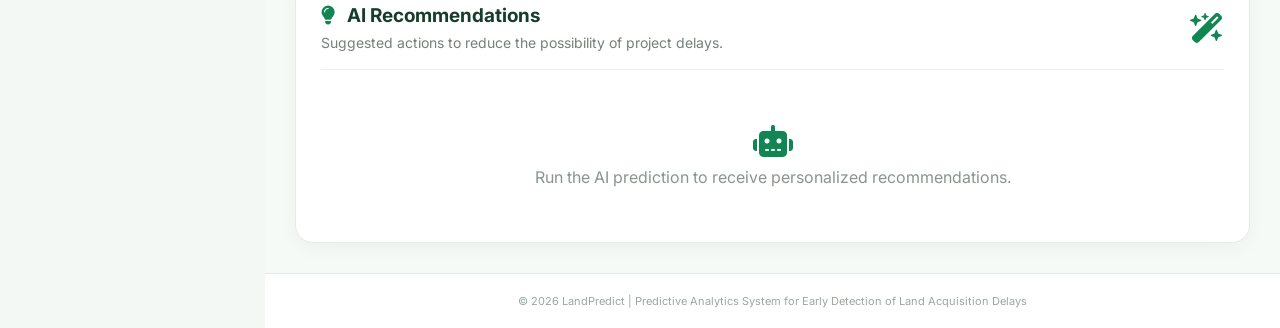
<file: frontend/aiPrediction.html>
<!doctype html>
<html lang="en">
  <head>
    <meta charset="UTF-8" />

    <meta name="viewport" content="width=device-width, initial-scale=1.0" />

    <title>AI Prediction | LandPredict AI</title>

    <!-- Dashboard Base CSS -->
    <link rel="stylesheet" href="dashboard.css" />

    <!-- AI Prediction CSS -->
    <link rel="stylesheet" href="aiPrediction.css?v=2.2" />
    <link rel="stylesheet" href="sharedAuth.css?v=2.2" />
    <link rel="stylesheet" href="automationHub.css?v=2.2" />

    <!-- Font Awesome -->
    <link
      rel="stylesheet"
      href="https://cdnjs.cloudflare.com/ajax/libs/font-awesome/6.5.2/css/all.min.css"
    />
  </head>

  <body>
    <!-- =========================================
         SIDEBAR
    ========================================== -->

    <aside class="sidebar" id="sidebar">
      <!-- Logo -->

      <div class="logo">
        <div class="logo-icon">
          <i class="fa-solid fa-map-location-dot"></i>
        </div>

        <div class="logo-text">
          <h2>LandPredict</h2>
          <span></span>
        </div>
      </div>

      <!-- Navigation -->

      <nav class="sidebar-menu">
        <a href="dashboard.html" class="nav-link">
          <i class="fa-solid fa-table-columns"></i>
          <span>Dashboard</span>
        </a>

        <a href="projects.html" class="nav-link">
          <i class="fa-solid fa-folder-open"></i>
          <span>Projects</span>
        </a>

        <a href="gisMap.html" class="nav-link">
          <i class="fa-solid fa-earth-asia"></i>
          <span>GIS & Portals</span>
        </a>

        <a href="createProject.html" class="nav-link">
          <i class="fa-solid fa-plus"></i>
          <span>Create Project</span>
        </a>

        <a href="Analytics.html" class="nav-link">
          <i class="fa-solid fa-chart-column"></i>
          <span>Analytics</span>
        </a>

        <a href="aiPrediction.html" class="nav-link active">
          <i class="fa-solid fa-brain"></i>
          <span>AI Prediction</span>
        </a>

        <a href="reports.html" class="nav-link">
          <i class="fa-solid fa-file-lines"></i>
          <span>Reports</span>
        </a>
      </nav>

      <!-- Sidebar Bottom -->

      <div class="sidebar-bottom">
        <a href="settings.html" class="nav-link">
          <i class="fa-solid fa-gear"></i>
          <span>Settings</span>
        </a>

        <button id="logoutBtn" class="nav-link logout-button">
          <i class="fa-solid fa-right-from-bracket"></i>
          <span>Logout</span>
        </button>
      </div>
    </aside>

    <!-- =========================================
         MAIN CONTENT
    ========================================== -->

    <main class="main-content">
      <!-- =========================================
           HEADER
      ========================================== -->

      <header class="top-header">
        <div class="header-left">
          <button class="menu-btn" id="menuBtn">
            <i class="fa-solid fa-bars"></i>
          </button>

          <div>
            <h1>AI Prediction</h1>

            <p>
              AI-powered prediction system for early detection of land
              acquisition project delays.
            </p>
          </div>
        </div>

        <div class="header-right">
          <div class="dataset-status">
            <span class="status-dot"></span>
            <span>AI Model Ready</span>
          </div>

          <button class="notification-btn" id="notificationBtn">
            <i class="fa-solid fa-bell"></i>

            <span class="notification-badge" id="notificationCount"> 0 </span>
          </button>

          <div class="user-profile">
            <div class="user-avatar" id="userInitial">U</div>

            <div class="user-details">
              <h4 id="userName">User</h4>
              <span>Administrator</span>
            </div>
          </div>
        </div>
      </header>

      <!-- =========================================
           AI PREDICTION CONTENT
      ========================================== -->

      <section class="ai-prediction-page">
        <!-- HERO SECTION -->

        <div class="ai-welcome-card">
          <div class="ai-welcome-content">
            <div class="ai-icon-large">
              <i class="fa-solid fa-brain"></i>
            </div>

            <div>
              <h2>Land Acquisition Delay Prediction</h2>

              <p>
                Enter project information and let the AI-powered prediction
                system analyze the risk of potential delays.
              </p>
            </div>
          </div>

          <div class="ai-status">
            <span class="ai-pulse"></span>
            AI Model Active
          </div>
        </div>

        <!-- =====================================
             PREDICTION FORM
        ====================================== -->

        <div class="prediction-layout">
          <div class="prediction-card">
            <div class="section-heading">
              <div>
                <h3>
                  <i class="fa-solid fa-sliders"></i>
                  Project Information
                </h3>

                <p>Provide project details for AI analysis.</p>
              </div>
            </div>

            <form id="predictionForm">
              <div class="form-grid">
                <!-- Project ID -->

                <div class="form-group">
                  <label for="projectId"> Project ID </label>

                  <input
                    type="text"
                    id="projectId"
                    placeholder="Example: LP-009"
                    required
                  />
                </div>

                <!-- State -->

                <div class="form-group">
                  <label for="projectState"> State </label>

                  <select id="projectState" required>
                    <option value="">Select State</option>

                    <option value="Uttar Pradesh">Uttar Pradesh</option>

                    <option value="Maharashtra">Maharashtra</option>

                    <option value="Gujarat">Gujarat</option>

                    <option value="Rajasthan">Rajasthan</option>

                    <option value="Madhya Pradesh">Madhya Pradesh</option>

                    <option value="Bihar">Bihar</option>

                    <option value="Karnataka">Karnataka</option>
                  </select>
                </div>

                <!-- Project Type -->

                <div class="form-group">
                  <label for="projectType"> Project Type </label>

                  <select id="projectType" required>
                    <option value="">Select Type</option>

                    <option value="Highway">Highway</option>

                    <option value="Railway">Railway</option>

                    <option value="Industrial">Industrial</option>

                    <option value="Metro">Metro</option>

                    <option value="Solar Plant">Solar Plant</option>
                  </select>
                </div>

                <!-- Land Area -->

                <div class="form-group">
                  <label for="landArea"> Land Area (Acres) </label>

                  <input
                    type="number"
                    id="landArea"
                    placeholder="Example: 1200"
                    min="0"
                    required
                  />
                </div>

                <!-- Families -->

                <div class="form-group">
                  <label for="families"> Affected Families </label>

                  <input
                    type="number"
                    id="families"
                    placeholder="Example: 300"
                    min="0"
                    required
                  />
                </div>

                <!-- Compensation -->

                <div class="form-group">
                  <label for="compensation"> Compensation Status </label>

                  <select id="compensation" required>
                    <option value="">Select Status</option>

                    <option value="Completed">Completed</option>

                    <option value="In Progress">In Progress</option>

                    <option value="Pending">Pending</option>
                  </select>
                </div>

                <!-- Legal Disputes -->

                <div class="form-group">
                  <label for="legalDisputes"> Legal Disputes </label>

                  <input
                    type="number"
                    id="legalDisputes"
                    value="0"
                    min="0"
                    required
                  />
                </div>

                <!-- Pending Approvals -->

                <div class="form-group">
                  <label for="pendingApprovals"> Pending Approvals </label>

                  <input
                    type="number"
                    id="pendingApprovals"
                    value="0"
                    min="0"
                    required
                  />
                </div>

                <!-- Public Objections -->

                <div class="form-group">
                  <label for="publicObjections"> Public Objections </label>

                  <input
                    type="number"
                    id="publicObjections"
                    value="0"
                    min="0"
                    required
                  />
                </div>

                <!-- Court Cases -->

                <div class="form-group">
                  <label for="courtCases"> Pending Court Cases </label>

                  <input
                    type="number"
                    id="courtCases"
                    value="0"
                    min="0"
                    required
                  />
                </div>
              </div>

              <!-- BUTTONS -->

              <div class="prediction-actions">
                <button
                  type="reset"
                  class="reset-prediction-btn"
                  id="resetPredictionBtn"
                >
                  <i class="fa-solid fa-rotate-left"></i>
                  Reset
                </button>

                <button type="submit" class="predict-btn">
                  <i class="fa-solid fa-brain"></i>
                  Predict Delay Risk
                </button>
              </div>
            </form>
          </div>

          <!-- =====================================
               AI MODEL INFORMATION
          ====================================== -->

          <div class="model-info-card">
            <div class="model-icon">
              <i class="fa-solid fa-microchip"></i>
            </div>

            <h3>AI Prediction Engine</h3>

            <p>
              The system analyzes multiple project factors to estimate the
              probability of acquisition delays.
            </p>

            <div class="model-features">
              <div class="model-feature">
                <i class="fa-solid fa-scale-balanced"></i>

                <span> Legal Risk Analysis </span>
              </div>

              <div class="model-feature">
                <i class="fa-solid fa-file-circle-check"></i>

                <span> Approval Analysis </span>
              </div>

              <div class="model-feature">
                <i class="fa-solid fa-money-bill-transfer"></i>

                <span> Compensation Status </span>
              </div>

              <div class="model-feature">
                <i class="fa-solid fa-users"></i>

                <span> Public Objections </span>
              </div>
            </div>

            <div class="model-status-box">
              <span class="status-dot"></span>

              <div>
                <strong>Model Status</strong>

                <p>Ready for prediction</p>
              </div>
            </div>
          </div>
        </div>

        <!-- =====================================
             PREDICTION RESULT
        ====================================== -->

        <div class="prediction-result-card" id="predictionResult">
          <div class="result-header">
            <div>
              <h3>
                <i class="fa-solid fa-chart-line"></i>
                AI Prediction Result
              </h3>

              <p>AI analysis based on provided project information.</p>
            </div>

            <span id="predictionStatus" class="prediction-status">
              Waiting for Analysis
            </span>
          </div>

          <div class="result-content">
            <!-- Risk Score -->

            <div class="risk-score-container">
              <div class="risk-circle">
                <span id="riskScore"> 0 </span>

                <small>Risk Score</small>
              </div>

              <div class="risk-score-info">
                <h2 id="riskLevel">No Prediction Yet</h2>

                <p id="riskDescription">
                  Enter project information and run the AI prediction model.
                </p>
              </div>
            </div>

            <!-- Prediction Stats -->

            <div class="prediction-stats">
              <div class="prediction-stat">
                <i class="fa-solid fa-triangle-exclamation"></i>

                <div>
                  <span> Delay Probability </span>

                  <strong id="delayProbability"> 0% </strong>
                </div>
              </div>

              <div class="prediction-stat">
                <i class="fa-solid fa-calendar-days"></i>

                <div>
                  <span> Estimated Delay </span>

                  <strong id="estimatedDelay"> 0 Days </strong>
                </div>
              </div>

              <div class="prediction-stat">
                <i class="fa-solid fa-chart-simple"></i>

                <div>
                  <span> Confidence Level </span>

                  <strong id="confidenceLevel"> 0% </strong>
                </div>
              </div>
            </div>
          </div>

          <!-- Risk Factors -->

          <div class="result-factors">
            <h3>Major Risk Factors</h3>

            <div class="risk-factor-list" id="riskFactorList">
              <div class="empty-risk">
                <i class="fa-solid fa-circle-info"></i>

                <p>AI risk factors will appear here after prediction.</p>
              </div>
            </div>
          </div>
        </div>

        <!-- =====================================
             AI RECOMMENDATIONS
        ====================================== -->

        <div class="ai-recommendation-card">
          <div class="section-heading">
            <div>
              <h3>
                <i class="fa-solid fa-lightbulb"></i>
                AI Recommendations
              </h3>

              <p>
                Suggested actions to reduce the possibility of project delays.
              </p>
            </div>

            <i
              class="fa-solid fa-wand-magic-sparkles recommendation-main-icon"
            ></i>
          </div>

          <div class="ai-recommendations-list" id="aiRecommendations">
            <div class="recommendation-placeholder">
              <i class="fa-solid fa-robot"></i>

              <p>
                Run the AI prediction to receive personalized recommendations.
              </p>
            </div>
          </div>
        </div>
      </section>

      <!-- =========================================
           FOOTER
      ========================================== -->

      <footer class="footer">
        <p>
          © 2026 LandPredict | Predictive Analytics System for Early
          Detection of Land Acquisition Delays
        </p>
      </footer>
    </main>

    <!-- =========================================
         MINI AI CHATBOT
    ========================================== -->

    <div class="mini-chatbot">
      <!-- Chat Window -->

      <div class="chat-window" id="chatWindow">
        <div class="chat-header">
          <div class="chat-title">
            <div class="chat-ai-icon">
              <i class="fa-solid fa-robot"></i>
            </div>

            <div>
              <h3>LandPredict AI</h3>

              <span> AI Assistant </span>
            </div>
          </div>

          <button id="closeChatBtn">
            <i class="fa-solid fa-xmark"></i>
          </button>
        </div>

        <!-- Messages -->

        <div class="chat-messages" id="chatMessages">
          <div class="chat-message ai-message">
            Hello! 👋

            <br />

            I can help you understand project delay risks and AI predictions.
          </div>
        </div>

        <!-- Input -->

        <div class="chat-input-area">
          <input
            type="text"
            id="chatInput"
            placeholder="Ask about project risk..."
          />

          <button id="sendChatBtn">
            <i class="fa-solid fa-paper-plane"></i>
          </button>
        </div>
      </div>

      <!-- Chat Button -->

      <button class="chat-toggle-btn" id="chatToggleBtn">
        <i class="fa-solid fa-robot"></i>
      </button>
    </div>

    <!-- Universal Shared Auth & RBAC -->
    <script src="sharedAuth.js?v=2.2"></script>

    <!-- Automation Hub & Portals Sync -->
    <script src="automationHub.js?v=2.2"></script>

    <!-- AI Prediction JavaScript -->
    <script src="aiPrediction.js?v=2.2"></script>
  </body>
</html>
</file>
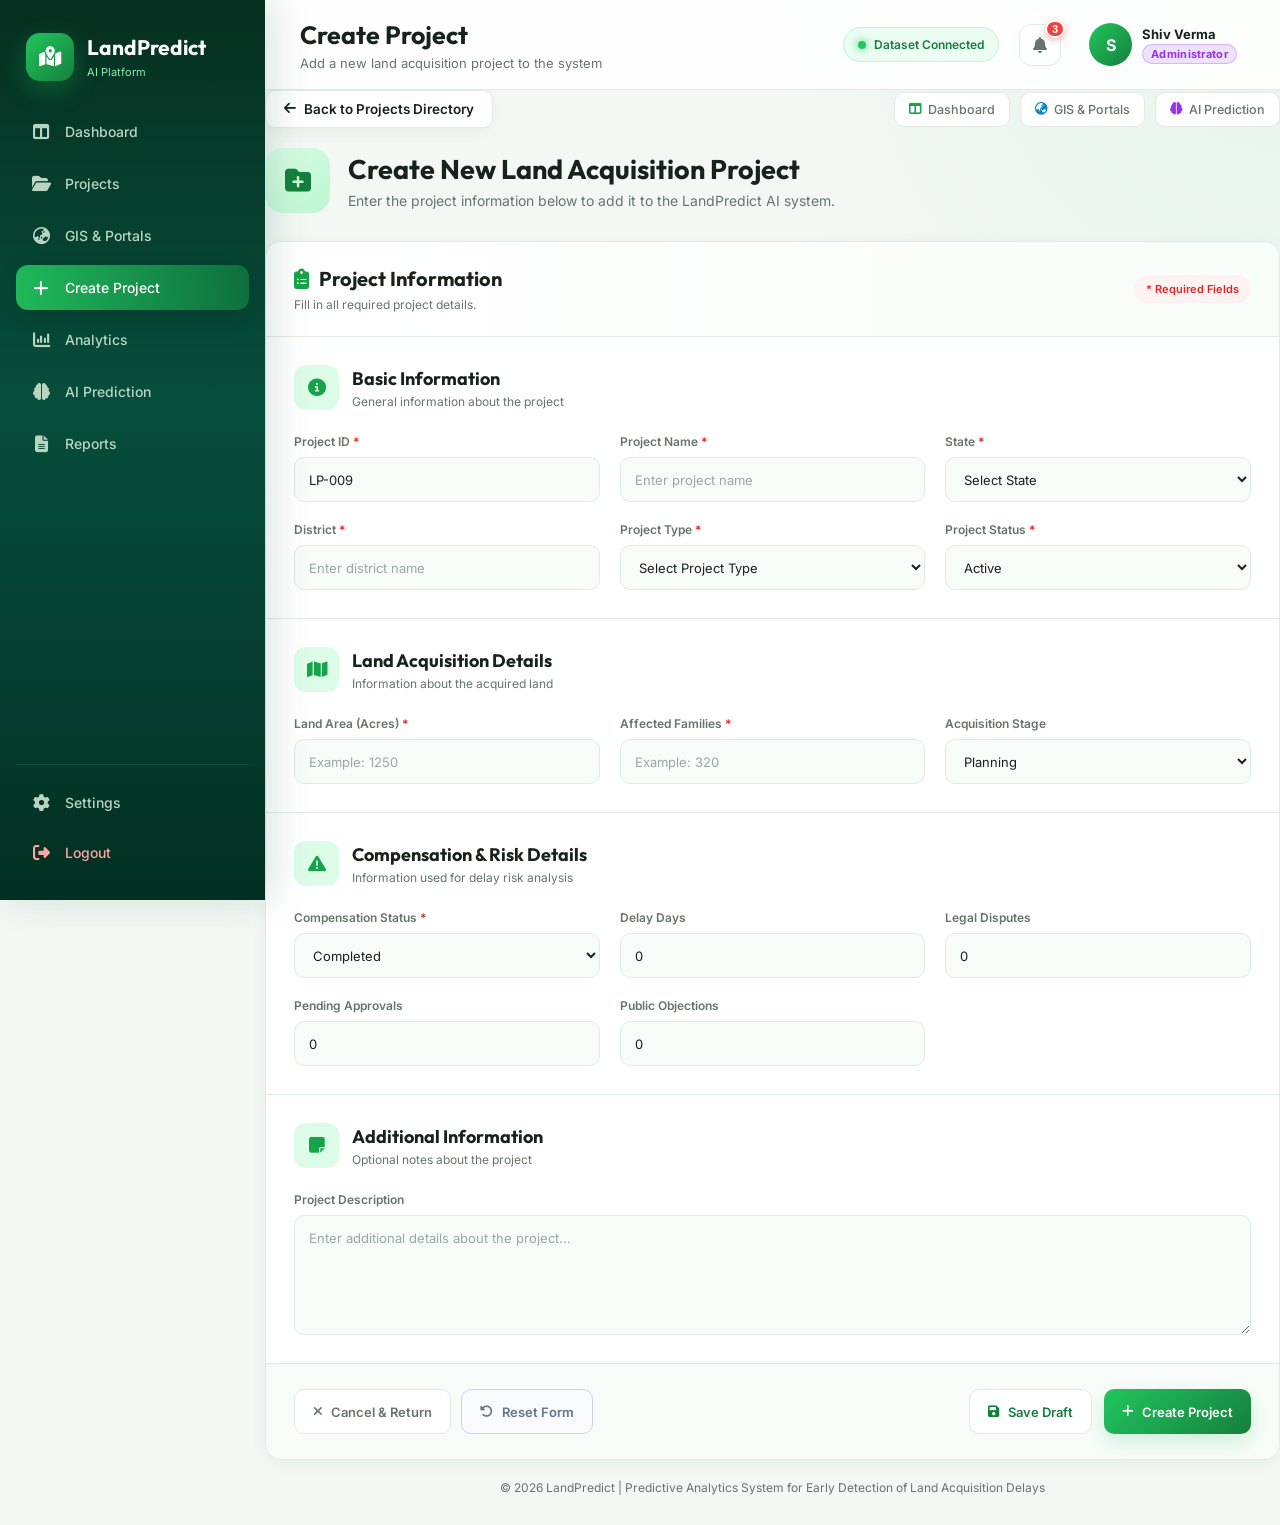
<file: frontend/createProject.html>
<!doctype html>
<html lang="en">
  <head>
    <meta charset="UTF-8" />

    <meta name="viewport" content="width=device-width, initial-scale=1.0" />

    <title>LandPredict AI | Create Project</title>

    <!-- Create Project CSS -->
    <link rel="stylesheet" href="createProject.css?v=2.2" />
    <link rel="stylesheet" href="sharedAuth.css?v=2.2" />
    <link rel="stylesheet" href="automationHub.css?v=2.2" />

    <!-- Font Awesome -->
    <link
      rel="stylesheet"
      href="https://cdnjs.cloudflare.com/ajax/libs/font-awesome/6.5.2/css/all.min.css"
    />
  </head>

  <body>
    <!-- =========================================
         SIDEBAR
    ========================================== -->

    <aside class="sidebar" id="sidebar">
      <!-- Logo -->

      <a href="dashboard.html" class="logo" style="text-decoration:none; cursor:pointer;">
        <div class="logo-icon">
          <i class="fa-solid fa-map-location-dot"></i>
        </div>

        <div class="logo-text">
          <h2>LandPredict</h2>
          <span style="font-size:11px; color:#86efac;">AI Platform</span>
        </div>
      </a>

      <!-- Navigation -->

      <nav class="sidebar-menu">
        <a href="dashboard.html" class="nav-link">
          <i class="fa-solid fa-table-columns"></i>

          <span>Dashboard</span>
        </a>

        <a href="projects.html" class="nav-link">
          <i class="fa-solid fa-folder-open"></i>

          <span>Projects</span>
        </a>

        <a href="gisMap.html" class="nav-link">
          <i class="fa-solid fa-earth-asia"></i>

          <span>GIS & Portals</span>
        </a>

        <a href="createProject.html" class="nav-link active">
          <i class="fa-solid fa-plus"></i>

          <span>Create Project</span>
        </a>

        <a href="Analytics.html" class="nav-link">
          <i class="fa-solid fa-chart-column"></i>

          <span>Analytics</span>
        </a>

        <a href="aiPrediction.html" class="nav-link">
          <i class="fa-solid fa-brain"></i>

          <span>AI Prediction</span>
        </a>

        <a href="reports.html" class="nav-link">
          <i class="fa-solid fa-file-lines"></i>

          <span>Reports</span>
        </a>
      </nav>

      <!-- Sidebar Bottom -->

      <div class="sidebar-bottom">
        <a href="settings.html" class="nav-link">
          <i class="fa-solid fa-gear"></i>

          <span>Settings</span>
        </a>

        <button id="logoutBtn" class="nav-link logout-button" type="button">
          <i class="fa-solid fa-right-from-bracket"></i>

          <span>Logout</span>
        </button>
      </div>
    </aside>

    <!-- =========================================
         MAIN CONTENT
    ========================================== -->

    <main class="main-content">
      <!-- =========================================
           TOP HEADER
      ========================================== -->

      <header class="top-header">
        <div class="header-left">
          <button class="menu-btn" id="menuBtn" type="button">
            <i class="fa-solid fa-bars"></i>
          </button>

          <div>
            <h1>Create Project</h1>

            <p>Add a new land acquisition project to the system</p>
          </div>
        </div>

        <div class="header-right">
          <!-- Dataset Status -->

          <div class="dataset-status">
            <span class="status-dot"></span>

            <span>Dataset Connected</span>
          </div>

          <!-- Notification -->

          <button class="notification-btn" id="notificationBtn" type="button">
            <i class="fa-solid fa-bell"></i>

            <span class="notification-badge" id="notificationCount"> 0 </span>
          </button>

          <!-- User Profile -->

          <div class="user-profile">
            <div class="user-avatar" id="userInitial">U</div>

            <div class="user-details">
              <h4 id="userName">User</h4>

              <span> Administrator </span>
            </div>
          </div>
        </div>
      </header>

      <!-- =========================================
           PAGE CONTENT
      ========================================== -->

      <section class="createProject-section">
        <!-- Top Navigation Bar / Quick Actions -->
        <div class="top-nav-bar" style="display:flex; justify-content:space-between; align-items:center; flex-wrap:wrap; gap:12px; margin-bottom:20px;">
          <a href="projects.html" class="back-nav-btn" style="display:inline-flex; align-items:center; gap:8px; padding:10px 18px; border-radius:10px; background:#ffffff; border:1px solid var(--border); color:var(--text-primary); text-decoration:none; font-size:13.5px; font-weight:600; box-shadow:var(--shadow-sm); transition:all 0.2s ease;">
            <i class="fa-solid fa-arrow-left"></i> Back to Projects Directory
          </a>
          <div style="display:flex; gap:10px; flex-wrap:wrap;">
            <a href="dashboard.html" class="quick-nav-btn" style="display:inline-flex; align-items:center; gap:6px; padding:9px 14px; border-radius:10px; background:#ffffff; border:1px solid var(--border); color:var(--text-secondary); text-decoration:none; font-size:12.5px; font-weight:500;">
              <i class="fa-solid fa-table-columns" style="color:var(--primary);"></i> Dashboard
            </a>
            <a href="gisMap.html" class="quick-nav-btn" style="display:inline-flex; align-items:center; gap:6px; padding:9px 14px; border-radius:10px; background:#ffffff; border:1px solid var(--border); color:var(--text-secondary); text-decoration:none; font-size:12.5px; font-weight:500;">
              <i class="fa-solid fa-earth-asia" style="color:#0284c7;"></i> GIS &amp; Portals
            </a>
            <a href="aiPrediction.html" class="quick-nav-btn" style="display:inline-flex; align-items:center; gap:6px; padding:9px 14px; border-radius:10px; background:#ffffff; border:1px solid var(--border); color:var(--text-secondary); text-decoration:none; font-size:12.5px; font-weight:500;">
              <i class="fa-solid fa-brain" style="color:#9333ea;"></i> AI Prediction
            </a>
          </div>
        </div>

        <!-- Page Introduction -->

        <div class="page-introduction">
          <div>
            <div class="page-title-icon">
              <i class="fa-solid fa-folder-plus"></i>
            </div>

            <div>
              <h2>Create New Land Acquisition Project</h2>

              <p>
                Enter the project information below to add it to the LandPredict
                AI system.
              </p>
            </div>
          </div>
        </div>

        <!-- Project Form -->

        <div class="form-card">
          <div class="form-card-header">
            <div>
              <h3>
                <i class="fa-solid fa-clipboard-list"></i>
                Project Information
              </h3>

              <p>Fill in all required project details.</p>
            </div>

            <span class="required-text"> * Required Fields </span>
          </div>

          <form id="createProjectForm">
            <!-- =====================================
                 BASIC PROJECT INFORMATION
            ====================================== -->

            <div class="form-section">
              <div class="section-heading">
                <div class="section-icon">
                  <i class="fa-solid fa-circle-info"></i>
                </div>

                <div>
                  <h3>Basic Information</h3>

                  <p>General information about the project</p>
                </div>
              </div>

              <div class="form-grid">
                <!-- Project ID -->

                <div class="form-group">
                  <label for="projectId">
                    Project ID
                    <span>*</span>
                  </label>

                  <input
                    type="text"
                    id="projectId"
                    name="projectId"
                    placeholder="Example: LP-009"
                    required
                  />
                </div>

                <!-- Project Name -->

                <div class="form-group">
                  <label for="projectName">
                    Project Name
                    <span>*</span>
                  </label>

                  <input
                    type="text"
                    id="projectName"
                    name="projectName"
                    placeholder="Enter project name"
                    required
                  />
                </div>

                <!-- State -->

                <div class="form-group">
                  <label for="state">
                    State
                    <span>*</span>
                  </label>

                  <select id="state" name="state" required>
                    <option value="">Select State</option>

                    <option value="Uttar Pradesh">Uttar Pradesh</option>

                    <option value="Maharashtra">Maharashtra</option>

                    <option value="Gujarat">Gujarat</option>

                    <option value="Rajasthan">Rajasthan</option>

                    <option value="Madhya Pradesh">Madhya Pradesh</option>

                    <option value="Karnataka">Karnataka</option>

                    <option value="Bihar">Bihar</option>

                    <option value="Delhi">Delhi</option>

                    <option value="Haryana">Haryana</option>

                    <option value="Punjab">Punjab</option>
                  </select>
                </div>

                <!-- District -->

                <div class="form-group">
                  <label for="district">
                    District
                    <span>*</span>
                  </label>

                  <input
                    type="text"
                    id="district"
                    name="district"
                    placeholder="Enter district name"
                    required
                  />
                </div>

                <!-- Project Type -->

                <div class="form-group">
                  <label for="projectType">
                    Project Type
                    <span>*</span>
                  </label>

                  <select id="projectType" name="projectType" required>
                    <option value="">Select Project Type</option>

                    <option value="Highway">Highway</option>

                    <option value="Railway">Railway</option>

                    <option value="Metro">Metro</option>

                    <option value="Industrial">Industrial</option>

                    <option value="Solar Plant">Solar Plant</option>

                    <option value="Airport">Airport</option>

                    <option value="Residential">Residential</option>
                  </select>
                </div>

                <!-- Project Status -->

                <div class="form-group">
                  <label for="projectStatus">
                    Project Status
                    <span>*</span>
                  </label>

                  <select id="projectStatus" name="projectStatus" required>
                    <option value="active">Active</option>

                    <option value="delayed">Delayed</option>

                    <option value="completed">Completed</option>
                  </select>
                </div>
              </div>
            </div>

            <!-- =====================================
                 LAND DETAILS
            ====================================== -->

            <div class="form-section">
              <div class="section-heading">
                <div class="section-icon">
                  <i class="fa-solid fa-map"></i>
                </div>

                <div>
                  <h3>Land Acquisition Details</h3>

                  <p>Information about the acquired land</p>
                </div>
              </div>

              <div class="form-grid">
                <!-- Land Area -->

                <div class="form-group">
                  <label for="landArea">
                    Land Area (Acres)
                    <span>*</span>
                  </label>

                  <input
                    type="number"
                    id="landArea"
                    name="landArea"
                    placeholder="Example: 1250"
                    min="1"
                    required
                  />
                </div>

                <!-- Affected Families -->

                <div class="form-group">
                  <label for="families">
                    Affected Families
                    <span>*</span>
                  </label>

                  <input
                    type="number"
                    id="families"
                    name="families"
                    placeholder="Example: 320"
                    min="0"
                    required
                  />
                </div>

                <!-- Acquisition Stage -->

                <div class="form-group">
                  <label for="acquisitionStage"> Acquisition Stage </label>

                  <select id="acquisitionStage" name="acquisitionStage">
                    <option value="Planning">Planning</option>

                    <option value="Survey">Survey</option>

                    <option value="Acquisition">Acquisition</option>

                    <option value="Completed">Completed</option>
                  </select>
                </div>
              </div>
            </div>

            <!-- =====================================
                 COMPENSATION & RISK DETAILS
            ====================================== -->

            <div class="form-section">
              <div class="section-heading">
                <div class="section-icon">
                  <i class="fa-solid fa-triangle-exclamation"></i>
                </div>

                <div>
                  <h3>Compensation & Risk Details</h3>

                  <p>Information used for delay risk analysis</p>
                </div>
              </div>

              <div class="form-grid">
                <!-- Compensation -->

                <div class="form-group">
                  <label for="compensation">
                    Compensation Status
                    <span>*</span>
                  </label>

                  <select id="compensation" name="compensation" required>
                    <option value="Completed">Completed</option>

                    <option value="In Progress">In Progress</option>

                    <option value="Pending">Pending</option>
                  </select>
                </div>

                <!-- Delay Days -->

                <div class="form-group">
                  <label for="delayDays"> Delay Days </label>

                  <input
                    type="number"
                    id="delayDays"
                    name="delayDays"
                    placeholder="Example: 0"
                    value="0"
                    min="0"
                  />
                </div>

                <!-- Legal Disputes -->

                <div class="form-group">
                  <label for="legalDisputes"> Legal Disputes </label>

                  <input
                    type="number"
                    id="legalDisputes"
                    name="legalDisputes"
                    placeholder="Example: 0"
                    value="0"
                    min="0"
                  />
                </div>

                <!-- Pending Approvals -->

                <div class="form-group">
                  <label for="pendingApprovals"> Pending Approvals </label>

                  <input
                    type="number"
                    id="pendingApprovals"
                    name="pendingApprovals"
                    placeholder="Example: 0"
                    value="0"
                    min="0"
                  />
                </div>

                <!-- Public Objections -->

                <div class="form-group">
                  <label for="publicObjections"> Public Objections </label>

                  <input
                    type="number"
                    id="publicObjections"
                    name="publicObjections"
                    placeholder="Example: 0"
                    value="0"
                    min="0"
                  />
                </div>
              </div>
            </div>

            <!-- =====================================
                 ADDITIONAL INFORMATION
            ====================================== -->

            <div class="form-section">
              <div class="section-heading">
                <div class="section-icon">
                  <i class="fa-solid fa-note-sticky"></i>
                </div>

                <div>
                  <h3>Additional Information</h3>

                  <p>Optional notes about the project</p>
                </div>
              </div>

              <div class="form-group full-width">
                <label for="description"> Project Description </label>

                <textarea
                  id="description"
                  name="description"
                  rows="5"
                  placeholder="Enter additional details about the project..."
                ></textarea>
              </div>
            </div>

            <!-- FORM ACTIONS -->

            <div class="form-actions">
              <div style="display:flex; gap:10px; flex-wrap:wrap; align-items:center;">
                <a href="projects.html" class="cancel-btn" id="cancelReturnBtn" style="text-decoration:none; display:inline-flex; align-items:center; justify-content:center; gap:8px;">
                  <i class="fa-solid fa-xmark"></i> Cancel &amp; Return
                </a>
                <button type="reset" class="cancel-btn" id="resetProjectBtn" style="background:#f8fafc; color:#64748b; border:1px solid #cbd5e1;">
                  <i class="fa-solid fa-rotate-left"></i> Reset Form
                </button>
              </div>

              <div class="submit-actions">
                <button type="button" class="save-draft-btn" id="saveDraftBtn">
                  <i class="fa-solid fa-floppy-disk"></i>

                  Save Draft
                </button>

                <button type="submit" class="create-btn">
                  <i class="fa-solid fa-plus"></i>

                  Create Project
                </button>
              </div>
            </div>
          </form>
        </div>
      </section>

      <!-- Footer -->

      <footer class="footer">
        <p>
          © 2026 LandPredict
          | Predictive Analytics System for Early
          Detection of Land Acquisition Delays
        </p>
      </footer>
    </main>

    <!-- Success Modal -->

    <div class="success-modal" id="successModal">
      <div class="success-modal-content">
        <div class="success-icon">
          <i class="fa-solid fa-check"></i>
        </div>

        <h2>Project Created Successfully!</h2>

        <p id="successMessage">Your project has been added successfully.</p>

        <button type="button" id="viewProjectsBtn" class="modal-projects-btn">
          View Projects
        </button>

        <button type="button" id="createAnotherBtn" class="modal-another-btn">
          Create Another Project
        </button>
      </div>
    </div>

    <!-- Universal Shared Auth & RBAC -->
    <script src="sharedAuth.js?v=2.2"></script>

    <!-- Automation Hub & Portals Sync -->
    <script src="automationHub.js?v=2.2"></script>

    <!-- Create Project JavaScript -->
    <script src="createProject.js?v=2.2"></script>
  </body>
</html>
</file>
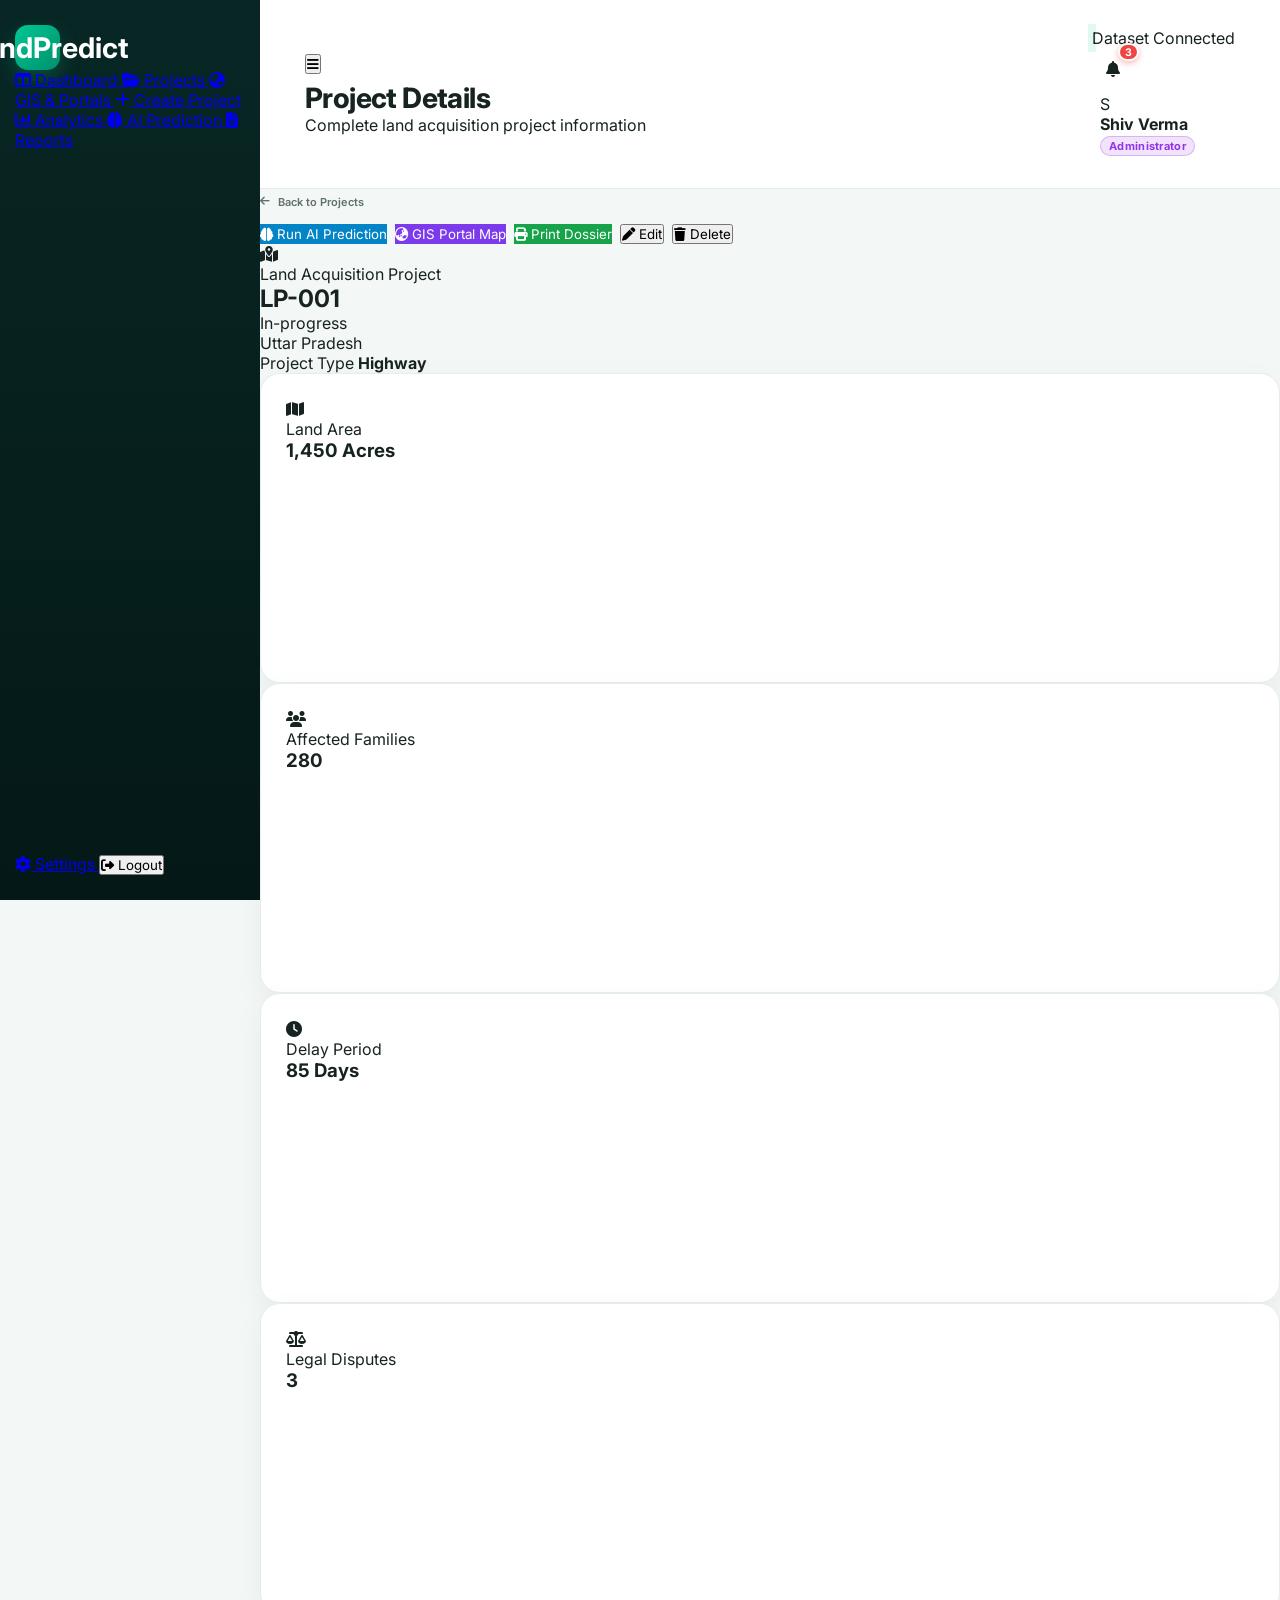
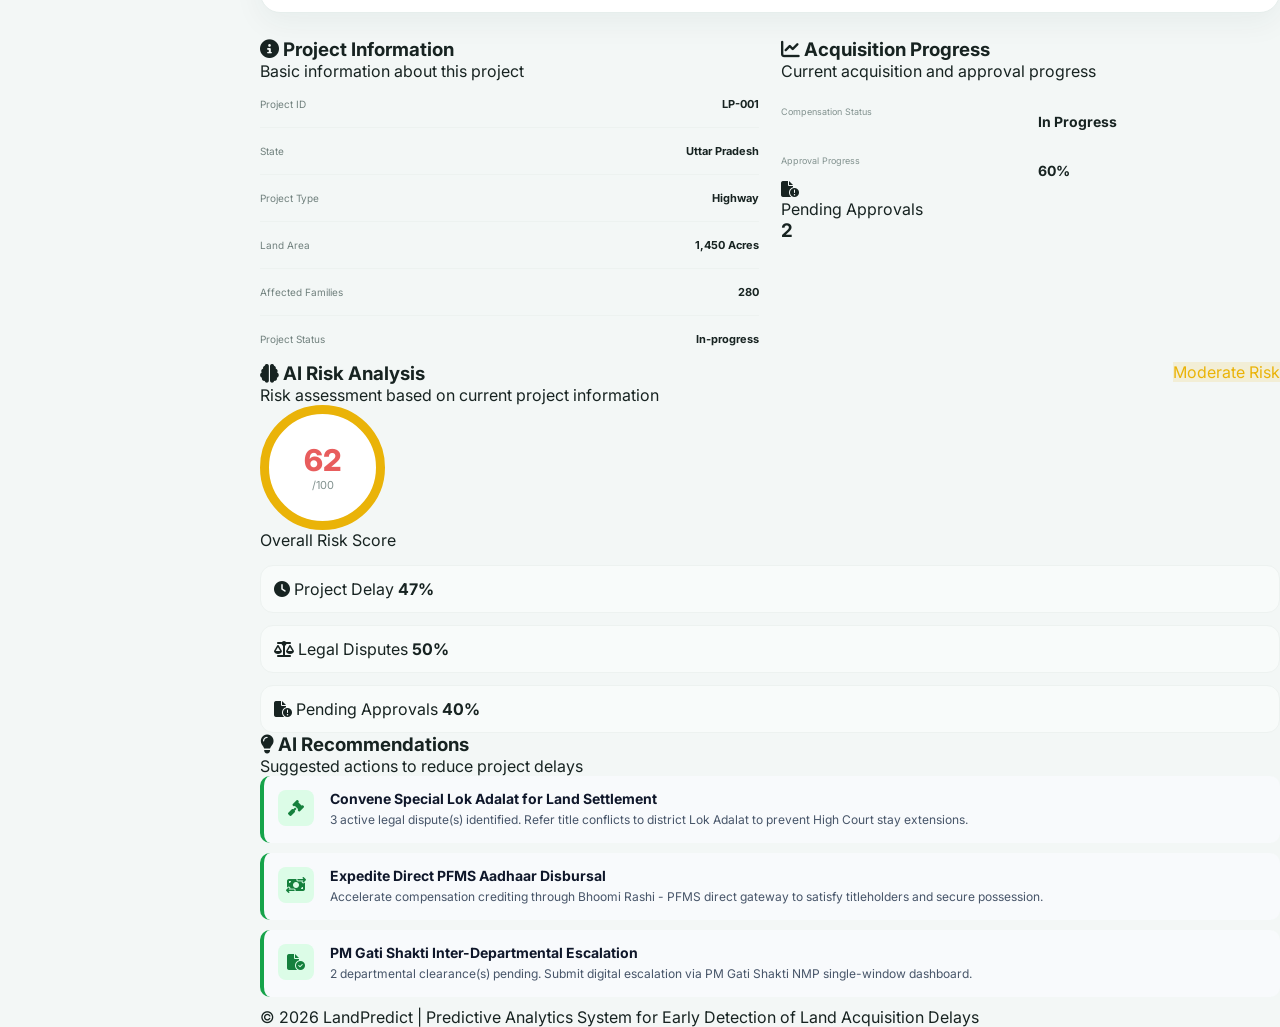
<file: frontend/details.html>
<!doctype html>
<html lang="en">
  <head>
    <meta charset="UTF-8" />

    <meta name="viewport" content="width=device-width, initial-scale=1.0" />

    <title>Project Details | LandPredict AI</title>

    <!-- Details CSS -->
    <link rel="stylesheet" href="details.css?v=2.2" />
    <link rel="stylesheet" href="sharedAuth.css?v=2.2" />
    <link rel="stylesheet" href="automationHub.css?v=2.2" />

    <!-- Font Awesome -->
    <link
      rel="stylesheet"
      href="https://cdnjs.cloudflare.com/ajax/libs/font-awesome/6.5.2/css/all.min.css"
    />
  </head>

  <body>
    <!-- =========================================
         SIDEBAR
    ========================================== -->

    <aside class="sidebar" id="sidebar">
      <!-- Logo -->

      <div class="logo">
        <div class="logo-icon">
          <i class="fa-solid fa-map-location-dot"></i>
        </div>

        <div class="logo-text">
          <h2>LandPredict</h2>
          <span></span>
        </div>
      </div>

      <!-- Navigation -->

      <nav class="sidebar-menu">
        <a href="dashboard.html" class="nav-link">
          <i class="fa-solid fa-table-columns"></i>
          <span>Dashboard</span>
        </a>

        <a href="projects.html" class="nav-link active">
          <i class="fa-solid fa-folder-open"></i>
          <span>Projects</span>
        </a>

        <a href="gisMap.html" class="nav-link">
          <i class="fa-solid fa-earth-asia"></i>
          <span>GIS & Portals</span>
        </a>

        <a href="createProject.html" class="nav-link">
          <i class="fa-solid fa-plus"></i>
          <span>Create Project</span>
        </a>

        <a href="Analytics.html" class="nav-link">
          <i class="fa-solid fa-chart-column"></i>
          <span>Analytics</span>
        </a>

        <a href="aiPrediction.html" class="nav-link">
          <i class="fa-solid fa-brain"></i>
          <span>AI Prediction</span>
        </a>

        <a href="reports.html" class="nav-link">
          <i class="fa-solid fa-file-lines"></i>
          <span>Reports</span>
        </a>
      </nav>

      <!-- Sidebar Bottom -->

      <div class="sidebar-bottom">
        <a href="settings.html" class="nav-link">
          <i class="fa-solid fa-gear"></i>
          <span>Settings</span>
        </a>

        <button id="logoutBtn" class="nav-link logout-button">
          <i class="fa-solid fa-right-from-bracket"></i>
          <span>Logout</span>
        </button>
      </div>
    </aside>

    <!-- =========================================
         MAIN CONTENT
    ========================================== -->

    <main class="main-content">
      <!-- TOP HEADER -->

      <header class="top-header">
        <div class="header-left">
          <button class="menu-btn" id="menuBtn">
            <i class="fa-solid fa-bars"></i>
          </button>

          <div>
            <h1>Project Details</h1>

            <p>Complete land acquisition project information</p>
          </div>
        </div>

        <div class="header-right">
          <!-- Dataset Status -->

          <div class="dataset-status">
            <span class="status-dot"></span>

            <span>Dataset Connected</span>
          </div>

          <!-- Notification -->

          <button class="notification-btn" id="notificationBtn">
            <i class="fa-solid fa-bell"></i>

            <span class="notification-badge" id="notificationCount"> 0 </span>
          </button>

          <!-- User Profile -->

          <div class="user-profile">
            <div class="user-avatar" id="userInitial">U</div>

            <div class="user-details">
              <h4 id="userName">User</h4>

              <span>Administrator</span>
            </div>
          </div>
        </div>
      </header>

      <!-- =========================================
           PROJECT DETAILS CONTENT
      ========================================== -->

      <section class="details-page">
        <!-- Back Button -->

        <div class="top-actions">
          <a href="projects.html" class="back-btn">
            <i class="fa-solid fa-arrow-left"></i>

            Back to Projects
          </a>

          <div class="project-actions" style="display:flex; flex-wrap:wrap; gap:8px;">
            <button id="predictThisProjectBtn" class="edit-project-btn" style="background:#0284c7; color:#fff; border:none;">
              <i class="fa-solid fa-brain"></i> Run AI Prediction
            </button>

            <button id="verifyGisBtn" class="edit-project-btn" style="background:#7c3aed; color:#fff; border:none;">
              <i class="fa-solid fa-earth-asia"></i> GIS Portal Map
            </button>

            <button id="printDossierBtn" class="edit-project-btn" style="background:#16a34a; color:#fff; border:none;">
              <i class="fa-solid fa-print"></i> Print Dossier
            </button>

            <button id="editProjectBtn" class="edit-project-btn">
              <i class="fa-solid fa-pen"></i> Edit
            </button>

            <button id="deleteProjectBtn" class="delete-project-btn">
              <i class="fa-solid fa-trash"></i> Delete
            </button>
          </div>
        </div>

        <!-- Project Hero -->

        <div class="project-hero">
          <div class="project-hero-content">
            <div class="project-icon">
              <i class="fa-solid fa-map-location-dot"></i>
            </div>

            <div>
              <div class="project-title-row">
                <div>
                  <p class="project-label">Land Acquisition Project</p>

                  <h2 id="projectId">LP-001</h2>
                </div>

                <span id="projectStatus" class="status-badge status-completed">
                  Completed
                </span>
              </div>

              <p class="project-location" id="projectLocation">
                <i class="fa-solid fa-location-dot"></i>

                Uttar Pradesh
              </p>
            </div>
          </div>

          <div class="hero-project-type">
            <span>Project Type</span>

            <strong id="projectType"> Highway </strong>
          </div>
        </div>

        <!-- =========================================
             PROJECT OVERVIEW CARDS
        ========================================== -->

        <div class="overview-grid">
          <!-- Land Area -->

          <div class="overview-card">
            <div class="overview-icon land">
              <i class="fa-solid fa-map"></i>
            </div>

            <div>
              <p>Land Area</p>

              <h3 id="landArea">0 Acres</h3>
            </div>
          </div>

          <!-- Families -->

          <div class="overview-card">
            <div class="overview-icon families">
              <i class="fa-solid fa-users"></i>
            </div>

            <div>
              <p>Affected Families</p>

              <h3 id="families">0</h3>
            </div>
          </div>

          <!-- Delay -->

          <div class="overview-card">
            <div class="overview-icon delay">
              <i class="fa-solid fa-clock"></i>
            </div>

            <div>
              <p>Delay Period</p>

              <h3 id="delayDays">0 Days</h3>
            </div>
          </div>

          <!-- Legal Disputes -->

          <div class="overview-card">
            <div class="overview-icon legal">
              <i class="fa-solid fa-scale-balanced"></i>
            </div>

            <div>
              <p>Legal Disputes</p>

              <h3 id="legalDisputes">0</h3>
            </div>
          </div>
        </div>

        <!-- =========================================
             DETAILS GRID
        ========================================== -->

        <div class="details-grid">
          <!-- Project Information -->

          <div class="details-card">
            <div class="card-header">
              <div>
                <h3>
                  <i class="fa-solid fa-circle-info"></i>

                  Project Information
                </h3>

                <p>Basic information about this project</p>
              </div>
            </div>

            <div class="information-grid">
              <div class="info-item">
                <span>Project ID</span>

                <strong id="infoProjectId"> LP-001 </strong>
              </div>

              <div class="info-item">
                <span>State</span>

                <strong id="state"> Uttar Pradesh </strong>
              </div>

              <div class="info-item">
                <span>Project Type</span>

                <strong id="infoProjectType"> Highway </strong>
              </div>

              <div class="info-item">
                <span>Land Area</span>

                <strong id="infoLandArea"> 0 Acres </strong>
              </div>

              <div class="info-item">
                <span>Affected Families</span>

                <strong id="infoFamilies"> 0 </strong>
              </div>

              <div class="info-item">
                <span>Project Status</span>

                <strong id="infoStatus"> Completed </strong>
              </div>
            </div>
          </div>

          <!-- Acquisition Status -->

          <div class="details-card">
            <div class="card-header">
              <div>
                <h3>
                  <i class="fa-solid fa-chart-line"></i>

                  Acquisition Progress
                </h3>

                <p>Current acquisition and approval progress</p>
              </div>
            </div>

            <!-- Compensation -->

            <div class="progress-section">
              <div class="progress-info">
                <span> Compensation Status </span>

                <strong id="compensationStatus"> Completed </strong>
              </div>

              <div class="progress-bar">
                <div class="progress-fill" id="compensationProgress"></div>
              </div>
            </div>

            <!-- Approvals -->

            <div class="progress-section">
              <div class="progress-info">
                <span> Approval Progress </span>

                <strong id="approvalPercentage"> 100% </strong>
              </div>

              <div class="progress-bar">
                <div class="progress-fill" id="approvalProgress"></div>
              </div>
            </div>

            <!-- Pending -->

            <div class="pending-box">
              <div class="pending-icon">
                <i class="fa-solid fa-file-circle-exclamation"></i>
              </div>

              <div>
                <p>Pending Approvals</p>

                <h3 id="pendingApprovals">0</h3>
              </div>
            </div>
          </div>
        </div>

        <!-- =========================================
             RISK ANALYSIS
        ========================================== -->

        <div class="details-card risk-analysis-card">
          <div class="card-header">
            <div>
              <h3>
                <i class="fa-solid fa-brain"></i>

                AI Risk Analysis
              </h3>

              <p>Risk assessment based on current project information</p>
            </div>

            <span class="risk-status" id="riskStatus"> Low Risk </span>
          </div>

          <div class="risk-grid">
            <!-- Risk Score -->

            <div class="risk-score-box">
              <div class="risk-circle" id="riskCircle">
                <span id="riskScore"> 0 </span>

                <small>/100</small>
              </div>

              <p>Overall Risk Score</p>
            </div>

            <!-- Risk Factors -->

            <div class="risk-factors">
              <div class="risk-factor">
                <div class="risk-factor-top">
                  <span>
                    <i class="fa-solid fa-clock"></i>

                    Project Delay
                  </span>

                  <strong id="delayRisk"> 0% </strong>
                </div>

                <div class="progress-bar">
                  <div class="progress-fill" id="delayRiskProgress"></div>
                </div>
              </div>

              <div class="risk-factor">
                <div class="risk-factor-top">
                  <span>
                    <i class="fa-solid fa-scale-balanced"></i>

                    Legal Disputes
                  </span>

                  <strong id="legalRisk"> 0% </strong>
                </div>

                <div class="progress-bar">
                  <div class="progress-fill" id="legalRiskProgress"></div>
                </div>
              </div>

              <div class="risk-factor">
                <div class="risk-factor-top">
                  <span>
                    <i class="fa-solid fa-file-circle-exclamation"></i>

                    Pending Approvals
                  </span>

                  <strong id="approvalRisk"> 0% </strong>
                </div>

                <div class="progress-bar">
                  <div class="progress-fill" id="approvalRiskProgress"></div>
                </div>
              </div>
            </div>
          </div>
        </div>

        <!-- =========================================
             RECOMMENDATIONS
        ========================================== -->

        <div class="details-card recommendation-card">
          <div class="card-header">
            <div>
              <h3>
                <i class="fa-solid fa-lightbulb"></i>

                AI Recommendations
              </h3>

              <p>Suggested actions to reduce project delays</p>
            </div>
          </div>

          <div class="recommendations-list" id="recommendationsList">
            <!-- JavaScript adds recommendations -->
          </div>
        </div>
      </section>

      <!-- EDIT PROJECT MODAL -->
      <div id="editProjectModal" class="project-modal" style="display:none; position:fixed; inset:0; background:rgba(0,0,0,0.6); z-index:9999; align-items:center; justify-content:center; backdrop-filter:blur(4px);">
        <div style="background:#ffffff; border-radius:14px; max-width:540px; width:92%; max-height:90vh; overflow-y:auto; padding:24px; box-shadow:0 20px 40px rgba(0,0,0,0.25);">
          <div style="display:flex; justify-content:space-between; align-items:center; margin-bottom:16px; border-bottom:1px solid #e2e8f0; padding-bottom:12px;">
            <h3 style="margin:0; font-size:18px; color:#0f172a; display:flex; align-items:center; gap:8px;">
              <i class="fa-solid fa-pen-to-square" style="color:#16a34a;"></i> Edit Project Details
            </h3>
            <button id="closeEditModalBtn" style="border:none; background:transparent; font-size:18px; cursor:pointer; color:#64748b;">
              <i class="fa-solid fa-xmark"></i>
            </button>
          </div>

          <form id="editProjectForm" style="display:grid; grid-template-columns:1fr 1fr; gap:12px;">
            <div style="grid-column:1/-1;">
              <label style="display:block; font-size:11px; font-weight:700; color:#475569; margin-bottom:4px;">Project ID</label>
              <input type="text" id="editModalProjectId" readonly style="width:100%; padding:8px 12px; background:#f1f5f9; border:1px solid #cbd5e1; border-radius:8px; font-size:13px;" />
            </div>

            <div>
              <label style="display:block; font-size:11px; font-weight:700; color:#475569; margin-bottom:4px;">Project Type</label>
              <select id="editModalProjectType" style="width:100%; padding:8px 12px; border:1px solid #cbd5e1; border-radius:8px; font-size:13px;">
                <option value="Highway">Highway</option>
                <option value="Expressway">Expressway</option>
                <option value="Railway">Railway</option>
                <option value="Industrial Corridor">Industrial Corridor</option>
                <option value="Airport">Airport</option>
                <option value="Urban Infrastructure">Urban Infrastructure</option>
              </select>
            </div>

            <div>
              <label style="display:block; font-size:11px; font-weight:700; color:#475569; margin-bottom:4px;">Project Status</label>
              <select id="editModalStatus" style="width:100%; padding:8px 12px; border:1px solid #cbd5e1; border-radius:8px; font-size:13px;">
                <option value="completed">Completed</option>
                <option value="in-progress">In Progress</option>
                <option value="delayed">Delayed</option>
              </select>
            </div>

            <div>
              <label style="display:block; font-size:11px; font-weight:700; color:#475569; margin-bottom:4px;">Land Area (Acres)</label>
              <input type="number" id="editModalLandArea" style="width:100%; padding:8px 12px; border:1px solid #cbd5e1; border-radius:8px; font-size:13px;" />
            </div>

            <div>
              <label style="display:block; font-size:11px; font-weight:700; color:#475569; margin-bottom:4px;">Affected Families</label>
              <input type="number" id="editModalFamilies" style="width:100%; padding:8px 12px; border:1px solid #cbd5e1; border-radius:8px; font-size:13px;" />
            </div>

            <div>
              <label style="display:block; font-size:11px; font-weight:700; color:#475569; margin-bottom:4px;">Compensation Status</label>
              <select id="editModalCompensation" style="width:100%; padding:8px 12px; border:1px solid #cbd5e1; border-radius:8px; font-size:13px;">
                <option value="Disbursed">Disbursed</option>
                <option value="In Progress">In Progress</option>
                <option value="Pending">Pending</option>
              </select>
            </div>

            <div>
              <label style="display:block; font-size:11px; font-weight:700; color:#475569; margin-bottom:4px;">Delay (Days)</label>
              <input type="number" id="editModalDelayDays" style="width:100%; padding:8px 12px; border:1px solid #cbd5e1; border-radius:8px; font-size:13px;" />
            </div>

            <div>
              <label style="display:block; font-size:11px; font-weight:700; color:#475569; margin-bottom:4px;">Legal Disputes</label>
              <input type="number" id="editModalLegalDisputes" style="width:100%; padding:8px 12px; border:1px solid #cbd5e1; border-radius:8px; font-size:13px;" />
            </div>

            <div>
              <label style="display:block; font-size:11px; font-weight:700; color:#475569; margin-bottom:4px;">Pending Approvals</label>
              <input type="number" id="editModalPendingApprovals" style="width:100%; padding:8px 12px; border:1px solid #cbd5e1; border-radius:8px; font-size:13px;" />
            </div>

            <div style="grid-column:1/-1; display:flex; gap:10px; margin-top:10px;">
              <button type="button" id="cancelEditModalBtn" style="flex:1; padding:10px; border:1px solid #cbd5e1; background:#f8fafc; border-radius:8px; cursor:pointer; font-weight:600; color:#475569;">Cancel</button>
              <button type="submit" id="saveEditModalBtn" style="flex:1; padding:10px; border:none; background:#16a34a; color:#ffffff; border-radius:8px; cursor:pointer; font-weight:600;">Save to Mongodb</button>
            </div>
          </form>
        </div>
      </div>

      <!-- FOOTER -->

      <footer class="footer">
        <p>
          © 2026 LandPredict | Predictive Analytics System for Early
          Detection of Land Acquisition Delays
        </p>
      </footer>
    </main>

    <!-- Universal Shared Auth & RBAC -->
    <script src="sharedAuth.js?v=2.2"></script>

    <!-- Automation Hub & Portals Sync -->
    <script src="automationHub.js?v=2.2"></script>

    <!-- Details JavaScript -->
    <script src="details.js?v=2.2"></script>
  </body>
</html>
</file>
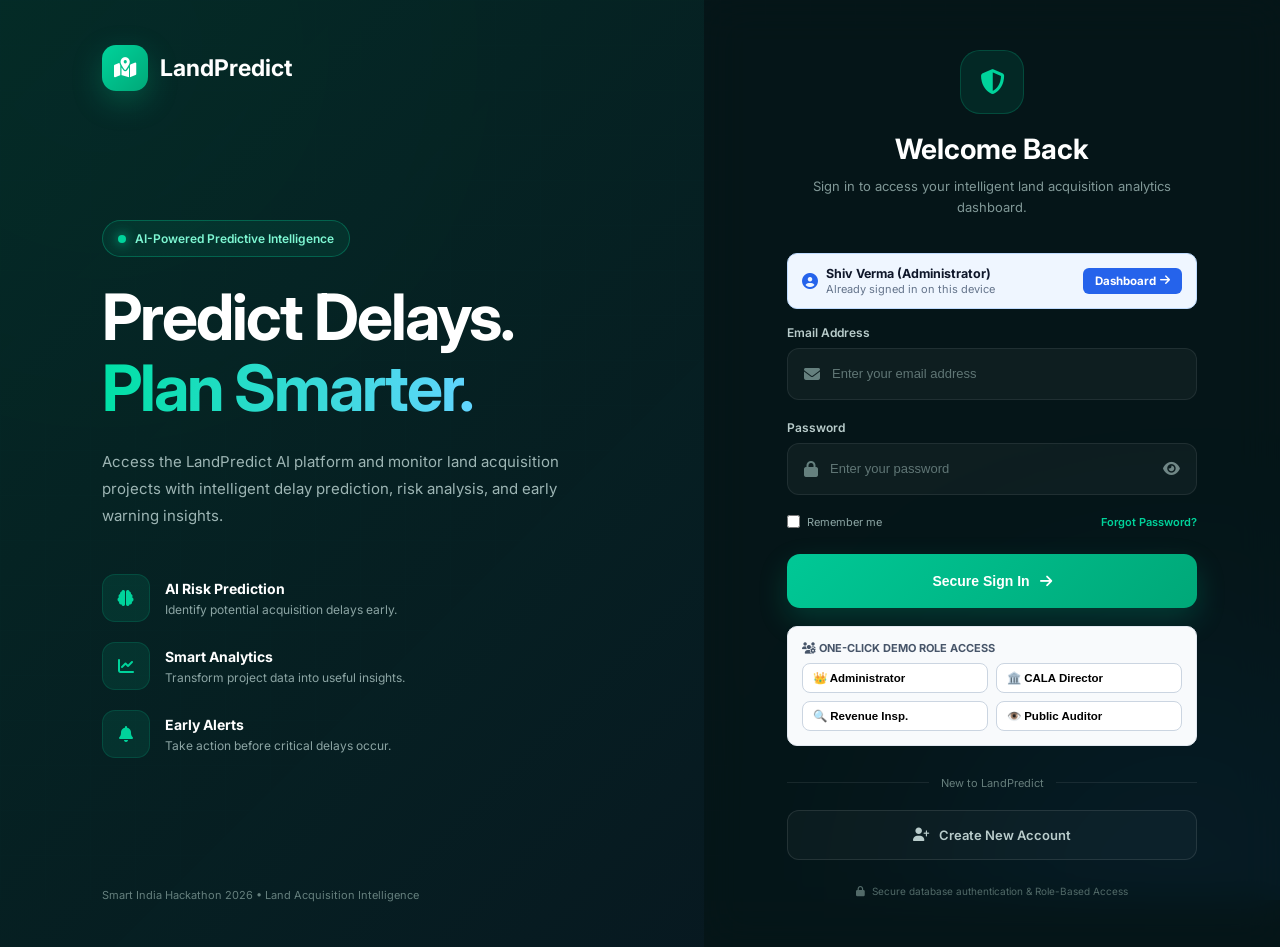
<file: frontend/login.html>
<!doctype html>
<html lang="en">
  <head>
    <meta charset="UTF-8" />
    <meta name="viewport" content="width=device-width, initial-scale=1.0" />

    <title>Login | LandPredict</title>

    <!-- Font Awesome Icons -->
    <link
      rel="stylesheet"
      href="https://cdnjs.cloudflare.com/ajax/libs/font-awesome/6.5.1/css/all.min.css"
    />

    <!-- Login CSS -->
    <link rel="stylesheet" href="login.css" />
  </head>

  <body>
    <!-- Background Decorations -->
    <div class="background">
      <div class="glow glow-one"></div>
      <div class="glow glow-two"></div>
      <div class="grid"></div>
    </div>

    <!-- Main Container -->
    <main class="login-container">
      <!-- Left Information Section -->
      <section class="info-section">
        <div class="brand">
          <div class="logo">
            <i class="fa-solid fa-map-location-dot"></i>
          </div>

          <h2>LandPredict <span></span></h2>
        </div>

        <div class="hero-content">
          <div class="ai-badge">
            <span class="status-dot"></span>
            AI-Powered Predictive Intelligence
          </div>

          <h1>
            Predict Delays.
            <br />
            <span>Plan Smarter.</span>
          </h1>

          <p>
            Access the LandPredict AI platform and monitor land acquisition
            projects with intelligent delay prediction, risk analysis, and early
            warning insights.
          </p>

          <div class="feature-list">
            <div class="feature">
              <div class="feature-icon">
                <i class="fa-solid fa-brain"></i>
              </div>

              <div>
                <h4>AI Risk Prediction</h4>
                <p>Identify potential acquisition delays early.</p>
              </div>
            </div>

            <div class="feature">
              <div class="feature-icon">
                <i class="fa-solid fa-chart-line"></i>
              </div>

              <div>
                <h4>Smart Analytics</h4>
                <p>Transform project data into useful insights.</p>
              </div>
            </div>

            <div class="feature">
              <div class="feature-icon">
                <i class="fa-solid fa-bell"></i>
              </div>

              <div>
                <h4>Early Alerts</h4>
                <p>Take action before critical delays occur.</p>
              </div>
            </div>
          </div>
        </div>

        <div class="info-footer">
          Smart India Hackathon 2026 • Land Acquisition Intelligence
        </div>
      </section>

      <!-- Right Login Section -->
      <section class="login-section">
        <div class="login-card">
          <div class="mobile-brand">
            <div class="logo">
              <i class="fa-solid fa-map-location-dot"></i>
            </div>

            <h2>LandPredict</h2>
          </div>

          <div class="login-header">
            <div class="login-icon">
              <i class="fa-solid fa-shield-halved"></i>
            </div>

            <h1>Welcome Back</h1>

            <p>
              Sign in to access your intelligent land acquisition analytics
              dashboard.
            </p>
          </div>

          <!-- Active Session Notice (Shown if user is already authenticated) -->
          <div id="activeSessionBanner" style="display:none; margin-bottom:16px; padding:12px 14px; background:#eff6ff; border:1px solid #bfdbfe; border-radius:10px; font-size:12px; color:#1e40af; align-items:center; justify-content:space-between; gap:10px;">
            <div style="display:flex; align-items:center; gap:8px;">
              <i class="fa-solid fa-circle-user" style="color:#2563eb; font-size:16px;"></i>
              <div>
                <strong style="display:block; color:#0f172a; font-size:12.5px;" id="activeSessionUser">Shiv Verma (Administrator)</strong>
                <span style="color:#64748b; font-size:11px;">Already signed in on this device</span>
              </div>
            </div>
            <a href="dashboard.html" style="padding:6px 12px; background:#2563eb; color:#ffffff; font-weight:700; border-radius:6px; text-decoration:none; display:inline-flex; align-items:center; gap:4px; font-size:11.5px; white-space:nowrap;">
              Dashboard <i class="fa-solid fa-arrow-right"></i>
            </a>
          </div>

          <!-- Login Form -->
          <form id="loginForm">
            <!-- Email -->
            <div class="form-group">
              <label for="email"> Email Address </label>

              <div class="input-box">
                <i class="fa-solid fa-envelope"></i>

                <input
                  type="email"
                  id="email"
                  placeholder="Enter your email address"
                  required
                />
              </div>
            </div>

            <!-- Password -->
            <div class="form-group">
              <label for="password"> Password </label>

              <div class="input-box password-box">
                <i class="fa-solid fa-lock"></i>

                <input
                  type="password"
                  id="password"
                  placeholder="Enter your password"
                  required
                />

                <button
                  type="button"
                  class="password-toggle"
                  id="togglePassword"
                >
                  <i class="fa-solid fa-eye"></i>
                </button>
              </div>
            </div>

            <!-- Options -->
            <div class="login-options">
              <label class="remember-me">
                <input type="checkbox" id="rememberMe" />

                <span> Remember me </span>
              </label>

              <a href="#" class="forgot-password"> Forgot Password? </a>
            </div>

            <!-- Login Button -->
            <button type="submit" class="login-btn">
              <span>Secure Sign In</span>
              <i class="fa-solid fa-arrow-right"></i>
            </button>

            <!-- Quick Demo Role Access for SIH Evaluation -->
            <div style="margin-top: 18px; padding: 14px; background: #f8fafc; border: 1px solid #e2e8f0; border-radius: 10px;">
              <label style="display: block; font-size: 11px; font-weight: 700; color: #475569; margin-bottom: 8px; text-transform: uppercase;">
                <i class="fa-solid fa-users-gear" style="color: var(--primary);"></i> One-Click Demo Role Access
              </label>
              <div style="display: grid; grid-template-columns: 1fr 1fr; gap: 8px;">
                <button type="button" class="demo-role-btn" data-email="admin@landpredict.gov.in" data-pass="Admin@123" style="padding: 7px 10px; border-radius: 8px; border: 1px solid #cbd5e1; background: #ffffff; font-size: 11.5px; font-weight: 600; cursor: pointer; text-align: left; display: flex; align-items: center; gap: 6px;">
                  <span>👑 Administrator</span>
                </button>
                <button type="button" class="demo-role-btn" data-email="cala.morth@gov.in" data-pass="Cala@123" style="padding: 7px 10px; border-radius: 8px; border: 1px solid #cbd5e1; background: #ffffff; font-size: 11.5px; font-weight: 600; cursor: pointer; text-align: left; display: flex; align-items: center; gap: 6px;">
                  <span>🏛️ CALA Director</span>
                </button>
                <button type="button" class="demo-role-btn" data-email="revenue.officer@gov.in" data-pass="Revenue@123" style="padding: 7px 10px; border-radius: 8px; border: 1px solid #cbd5e1; background: #ffffff; font-size: 11.5px; font-weight: 600; cursor: pointer; text-align: left; display: flex; align-items: center; gap: 6px;">
                  <span>🔍 Revenue Insp.</span>
                </button>
                <button type="button" class="demo-role-btn" data-email="auditor@sih.gov.in" data-pass="Auditor@123" style="padding: 7px 10px; border-radius: 8px; border: 1px solid #cbd5e1; background: #ffffff; font-size: 11.5px; font-weight: 600; cursor: pointer; text-align: left; display: flex; align-items: center; gap: 6px;">
                  <span>👁️ Public Auditor</span>
                </button>
              </div>
            </div>

            <!-- Divider -->
            <div class="divider">
              <span></span>
              <p>New to LandPredict</p>
              <span></span>
            </div>

            <!-- Signup Button -->
            <a href="signup.html" class="signup-link">
              <i class="fa-solid fa-user-plus"></i>
              Create New Account
            </a>
          </form>

          <div class="security-note">
            <i class="fa-solid fa-lock"></i>
            <span> Secure database authentication &amp; Role-Based Access </span>
          </div>
        </div>
      </section>
    </main>

    <!-- Login JavaScript -->
    <script src="login.js"></script>
  </body>
</html>
</file>
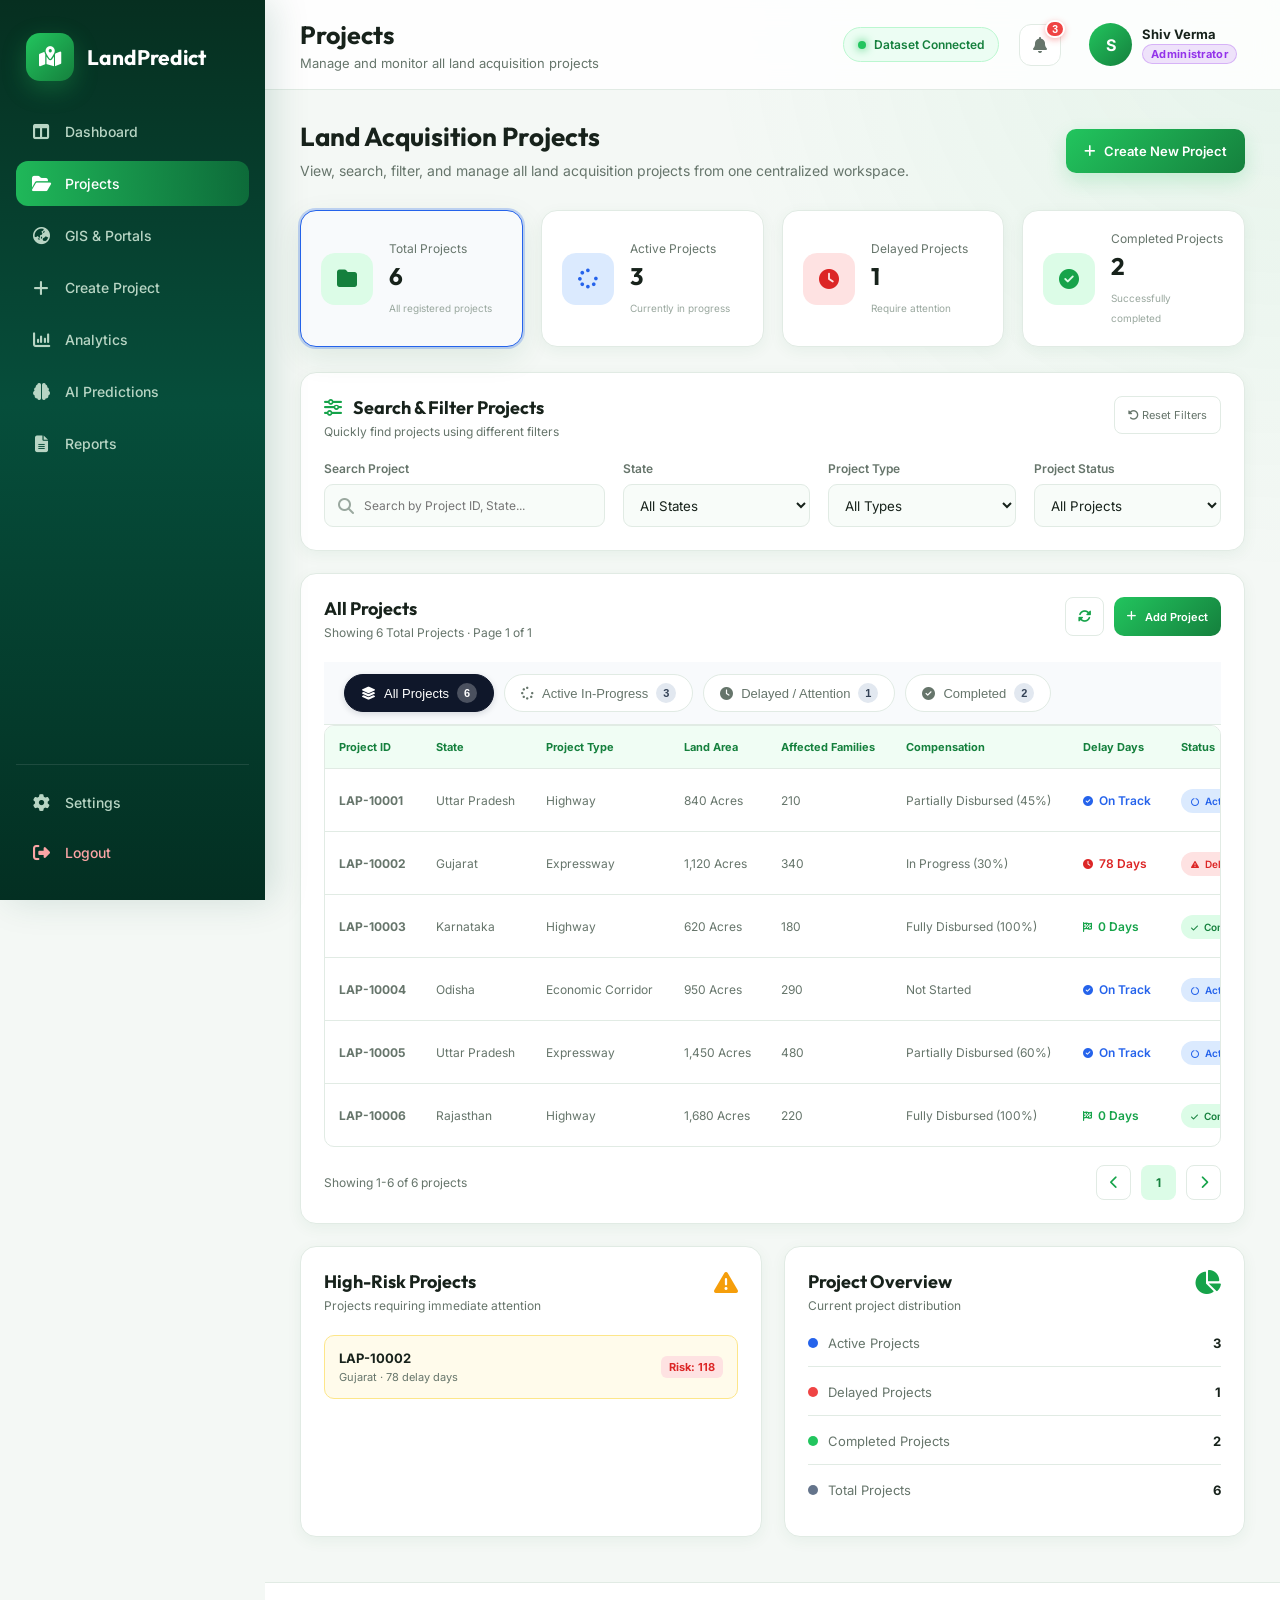
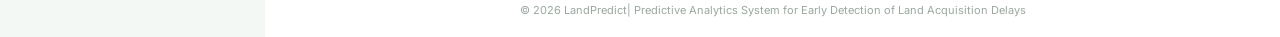
<file: frontend/projects.html>
<!doctype html>

<html lang="en">
  <head>
    <meta charset="UTF-8" />
    <meta name="viewport" content="width=device-width, initial-scale=1.0" />

    <title>Projects | LandPredict AI</title>

    <!-- Projects CSS -->
    <link rel="stylesheet" href="projects.css?v=2.2" />
    <link rel="stylesheet" href="sharedAuth.css?v=2.2" />
    <link rel="stylesheet" href="automationHub.css?v=2.2" />

    <!-- Font Awesome -->
    <link
      rel="stylesheet"
      href="https://cdnjs.cloudflare.com/ajax/libs/font-awesome/6.5.2/css/all.min.css"
    />
  </head>

  <body>
    <!-- =========================================
         SIDEBAR
    ========================================== -->

    <aside class="sidebar" id="sidebar">
      <!-- Logo -->

      <div class="logo">
        <div class="logo-icon">
          <i class="fa-solid fa-map-location-dot"></i>
        </div>

        <div class="logo-text">
          <h2>LandPredict</h2>
          <span></span>
        </div>
      </div>

      <!-- Navigation -->

      <nav class="sidebar-menu">
        <a href="dashboard.html" class="nav-link">
          <i class="fa-solid fa-table-columns"></i>
          <span>Dashboard</span>
        </a>

        <a href="projects.html" class="nav-link active">
          <i class="fa-solid fa-folder-open"></i>
          <span>Projects</span>
        </a>

        <a href="gisMap.html" class="nav-link">
          <i class="fa-solid fa-earth-asia"></i>
          <span>GIS & Portals</span>
        </a>

        <a href="createProject.html" class="nav-link">
          <i class="fa-solid fa-plus"></i>
          <span>Create Project</span>
        </a>

        <a href="Analytics.html" class="nav-link">
          <i class="fa-solid fa-chart-column"></i>
          <span>Analytics</span>
        </a>

        <a href="aiPrediction.html" class="nav-link">
          <i class="fa-solid fa-brain"></i>
          <span>AI Predictions</span>
        </a>

        <a href="reports.html" class="nav-link">
          <i class="fa-solid fa-file-lines"></i>
          <span>Reports</span>
        </a>
      </nav>

      <!-- Sidebar Bottom -->

      <div class="sidebar-bottom">
        <a href="settings.html" class="nav-link">
          <i class="fa-solid fa-gear"></i>
          <span>Settings</span>
        </a>

        <button id="logoutBtn" class="nav-link logout-button">
          <i class="fa-solid fa-right-from-bracket"></i>
          <span>Logout</span>
        </button>
      </div>
    </aside>

    <!-- =========================================
     MAIN CONTENT
========================================== -->

    <main class="main-content">
      <!-- =========================================
       TOP HEADER
  ========================================== -->

      <header class="top-header">
        <div class="header-left">
          <button class="menu-btn" id="menuBtn">
            <i class="fa-solid fa-bars"></i>
          </button>

          <div>
            <h1>Projects</h1>
            <p>Manage and monitor all land acquisition projects</p>
          </div>
        </div>

        <div class="header-right">
          <div class="dataset-status">
            <span class="status-dot"></span>
            <span>Dataset Connected</span>
          </div>

          <button class="notification-btn" id="notificationBtn">
            <i class="fa-solid fa-bell"></i>
            <span class="notification-badge" id="notificationCount">0</span>
          </button>

          <div class="user-profile">
            <div class="user-avatar" id="userInitial">U</div>

            <div class="user-details">
              <h4 id="userName">User</h4>
              <span>Administrator</span>
            </div>
          </div>
        </div>
      </header>

      <!-- =========================================
       PROJECTS CONTENT
  ========================================== -->

      <section class="projects-section">
        <!-- PAGE INTRODUCTION -->

        <div class="projects-welcome">
          <div>
            <h2>Land Acquisition Projects</h2>

            <p>
              View, search, filter, and manage all land acquisition projects
              from one centralized workspace.
            </p>
          </div>

          <a href="createProject.html" class="create-project-btn">
            <i class="fa-solid fa-plus"></i>
            Create New Project
          </a>
        </div>

        <!-- =====================================
         PROJECT STATISTICS
    ====================================== -->

        <div class="project-stats-grid">
          <div class="project-stat-card selected-card" id="cardTotal" data-status="all" title="Click to view all projects">
            <div class="stat-icon total">
              <i class="fa-solid fa-folder"></i>
            </div>

            <div>
              <p>Total Projects</p>
              <h3 id="totalProjects">0</h3>
              <span>All registered projects</span>
            </div>
          </div>

          <div class="project-stat-card" id="cardActive" data-status="active" title="Click to filter active in-progress projects">
            <div class="stat-icon active-projects">
              <i class="fa-solid fa-spinner"></i>
            </div>

            <div>
              <p>Active Projects</p>
              <h3 id="activeProjects">0</h3>
              <span>Currently in progress</span>
            </div>
          </div>

          <div class="project-stat-card" id="cardDelayed" data-status="delayed" title="Click to filter delayed projects">
            <div class="stat-icon delayed-projects">
              <i class="fa-solid fa-clock"></i>
            </div>

            <div>
              <p>Delayed Projects</p>
              <h3 id="delayedProjects">0</h3>
              <span>Require attention</span>
            </div>
          </div>

          <div class="project-stat-card" id="cardCompleted" data-status="completed" title="Click to filter completed projects">
            <div class="stat-icon completed-projects">
              <i class="fa-solid fa-circle-check"></i>
            </div>

            <div>
              <p>Completed Projects</p>
              <h3 id="completedProjects">0</h3>
              <span>Successfully completed</span>
            </div>
          </div>
        </div>

        <!-- =====================================
         FILTER AND SEARCH SECTION
    ====================================== -->

        <div class="projects-card filters-card">
          <div class="card-header">
            <div>
              <h3>
                <i class="fa-solid fa-sliders"></i>
                Search & Filter Projects
              </h3>

              <p>Quickly find projects using different filters</p>
            </div>

            <button class="reset-btn" id="resetFiltersBtn">
              <i class="fa-solid fa-rotate-left"></i>
              Reset Filters
            </button>
          </div>

          <div class="project-filters">
            <!-- Search -->

            <div class="search-group">
              <label for="projectSearch">Search Project</label>

              <div class="search-input">
                <i class="fa-solid fa-magnifying-glass"></i>

                <input
                  type="text"
                  id="projectSearch"
                  placeholder="Search by Project ID, State..."
                />
              </div>
            </div>

            <!-- State -->

            <div class="filter-group">
              <label for="stateFilter">State</label>

              <select id="stateFilter">
                <option value="all">All States</option>
              </select>
            </div>

            <!-- Project Type -->

            <div class="filter-group">
              <label for="projectTypeFilter">Project Type</label>

              <select id="projectTypeFilter">
                <option value="all">All Types</option>
              </select>
            </div>

            <!-- Status -->

            <div class="filter-group">
              <label for="statusFilter">Project Status</label>

              <select id="statusFilter">
                <option value="all">All Projects</option>
                <option value="active">Active</option>
                <option value="delayed">Delayed</option>
                <option value="completed">Completed</option>
              </select>
            </div>
          </div>
        </div>

        <!-- =====================================
         PROJECT TABLE
    ====================================== -->

        <div class="projects-card table-card">
          <div class="card-header">
            <div>
              <h3>All Projects</h3>
              <p id="projectsTableInfo">Loading projects...</p>
            </div>

            <div class="table-header-actions">
              <button id="refreshProjectsBtn" class="icon-action-btn" title="Refresh data from database">
                <i class="fa-solid fa-rotate"></i>
              </button>

              <a href="createProject.html" class="small-create-btn">
                <i class="fa-solid fa-plus"></i>
                Add Project
              </a>
            </div>
          </div>

          <!-- STATUS QUICK TABS -->
          <div class="status-tabs-container" id="statusTabsContainer">
            <button class="status-tab active" data-status="all">
              <i class="fa-solid fa-layer-group"></i> All Projects <span class="tab-badge" id="tabBadgeAll">0</span>
            </button>
            <button class="status-tab" data-status="active">
              <i class="fa-solid fa-spinner"></i> Active In-Progress <span class="tab-badge active-badge" id="tabBadgeActive">0</span>
            </button>
            <button class="status-tab" data-status="delayed">
              <i class="fa-solid fa-clock"></i> Delayed / Attention <span class="tab-badge delayed-badge" id="tabBadgeDelayed">0</span>
            </button>
            <button class="status-tab" data-status="completed">
              <i class="fa-solid fa-circle-check"></i> Completed <span class="tab-badge completed-badge" id="tabBadgeCompleted">0</span>
            </button>
          </div>

          <div class="table-wrapper">
            <table>
              <thead>
                <tr>
                  <th>Project ID</th>
                  <th>State</th>
                  <th>Project Type</th>
                  <th>Land Area</th>
                  <th>Affected Families</th>
                  <th>Compensation</th>
                  <th>Delay Days</th>
                  <th>Status</th>
                  <th>Actions</th>
                </tr>
              </thead>

              <tbody id="projectsTableBody">
                <!-- Projects added using JavaScript -->
              </tbody>
            </table>
          </div>

          <!-- EMPTY STATE -->

          <div class="empty-state" id="emptyState">
            <i class="fa-solid fa-folder-open"></i>

            <h3>No Projects Found</h3>

            <p>No projects match your current search or filter selection.</p>

            <button id="clearEmptyFiltersBtn">Clear Filters</button>
          </div>

          <!-- PAGINATION -->

          <div class="pagination-container">
            <p id="paginationInfo">Showing 0 projects</p>

            <div class="pagination-buttons">
              <button id="previousPageBtn">
                <i class="fa-solid fa-chevron-left"></i>
              </button>

              <span id="currentPage">1</span>

              <button id="nextPageBtn">
                <i class="fa-solid fa-chevron-right"></i>
              </button>
            </div>
          </div>
        </div>

        <!-- =====================================
         PROJECT INSIGHTS
    ====================================== -->

        <div class="insights-grid">
          <!-- HIGH RISK -->

          <div class="projects-card insight-card">
            <div class="card-header">
              <div>
                <h3>High-Risk Projects</h3>
                <p>Projects requiring immediate attention</p>
              </div>

              <i class="fa-solid fa-triangle-exclamation insight-warning"></i>
            </div>

            <div id="highRiskProjects" class="high-risk-list">
              <!-- Added by JavaScript -->
            </div>
          </div>

          <!-- PROJECT DISTRIBUTION -->

          <div class="projects-card insight-card">
            <div class="card-header">
              <div>
                <h3>Project Overview</h3>
                <p>Current project distribution</p>
              </div>

              <i class="fa-solid fa-chart-pie insight-chart"></i>
            </div>

            <div class="overview-list">
              <div class="overview-item">
                <div class="overview-left">
                  <span class="overview-dot active-dot"></span>
                  Active Projects
                </div>

                <strong id="overviewActive">0</strong>
              </div>

              <div class="overview-item">
                <div class="overview-left">
                  <span class="overview-dot delayed-dot"></span>
                  Delayed Projects
                </div>

                <strong id="overviewDelayed">0</strong>
              </div>

              <div class="overview-item">
                <div class="overview-left">
                  <span class="overview-dot completed-dot"></span>
                  Completed Projects
                </div>

                <strong id="overviewCompleted">0</strong>
              </div>

              <div class="overview-item">
                <div class="overview-left">
                  <span class="overview-dot total-dot"></span>
                  Total Projects
                </div>

                <strong id="overviewTotal">0</strong>
              </div>
            </div>
          </div>
        </div>
      </section>

      <!-- FOOTER -->

      <footer class="footer">
        <p>
          © 2026 LandPredict| Predictive Analytics System for Early
          Detection of Land Acquisition Delays
        </p>
      </footer>
    </main>

    <!-- =========================================
     PROJECT DETAILS MODAL
========================================== -->

    <div class="modal" id="projectModal">
      <div class="modal-content">
        <div class="modal-header">
          <div>
            <h2 id="modalProjectTitle">Project Details</h2>

            <p>Complete land acquisition project information</p>
          </div>

          <button id="closeModalBtn">
            <i class="fa-solid fa-xmark"></i>
          </button>
        </div>

        <div class="modal-body" id="modalProjectDetails">
          <!-- Project details added using JavaScript -->
        </div>
      </div>
    </div>

    <!-- Universal Shared Auth & RBAC -->
    <script src="sharedAuth.js?v=2.2"></script>

    <!-- Automation Hub & Portals Sync -->
    <script src="automationHub.js?v=2.2"></script>

    <!-- Projects JavaScript -->
    <script src="projects.js?v=2.2"></script>
  </body>
</html>
</file>
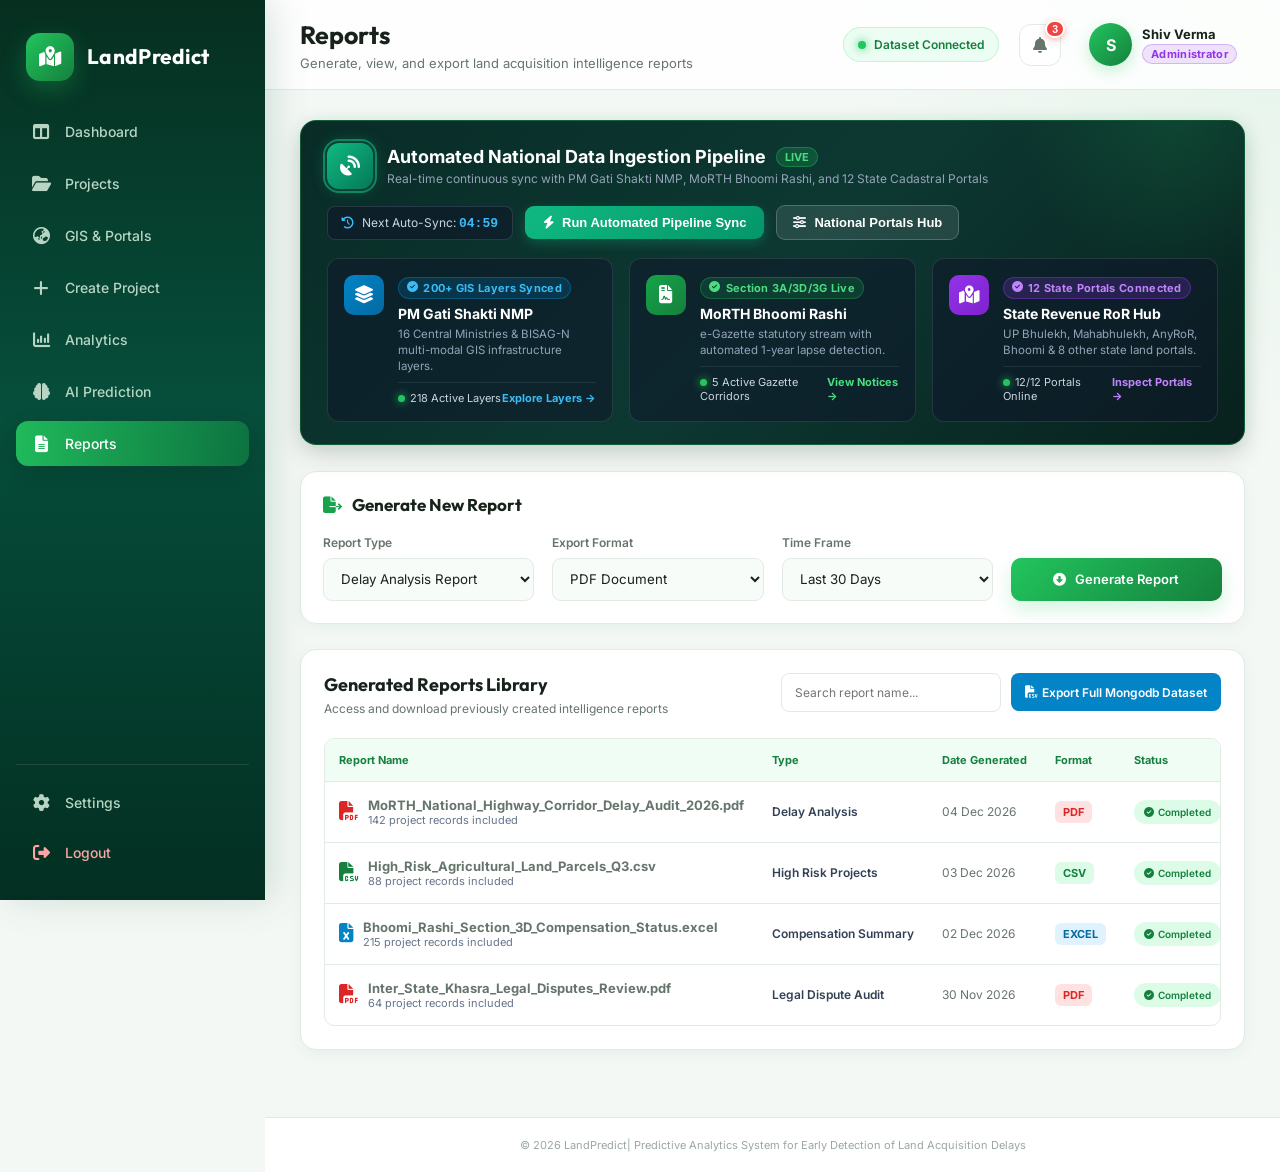
<file: frontend/reports.html>
<!doctype html>
<html lang="en">
  <head>
    <meta charset="UTF-8" />
    <meta name="viewport" content="width=device-width, initial-scale=1.0" />
    <title>LandPredict AI | Generated Reports</title>

    <!-- Reports CSS -->
    <link rel="stylesheet" href="reports.css?v=2.2" />
    <link rel="stylesheet" href="sharedAuth.css?v=2.2" />
    <link rel="stylesheet" href="automationHub.css?v=2.2" />

    <!-- Font Awesome -->
    <link
      rel="stylesheet"
      href="https://cdnjs.cloudflare.com/ajax/libs/font-awesome/6.5.2/css/all.min.css"
    />
  </head>

  <body>
    <!-- SIDEBAR -->
    <aside class="sidebar" id="sidebar">
      <div class="logo">
        <div class="logo-icon">
          <i class="fa-solid fa-map-location-dot"></i>
        </div>
        <div class="logo-text">
          <h2>LandPredict</h2>
          <span></span>
        </div>
      </div>

      <nav class="sidebar-menu">
        <a href="dashboard.html" class="nav-link">
          <i class="fa-solid fa-table-columns"></i>
          <span>Dashboard</span>
        </a>
        <a href="projects.html" class="nav-link">
          <i class="fa-solid fa-folder-open"></i>
          <span>Projects</span>
        </a>
        <a href="gisMap.html" class="nav-link">
          <i class="fa-solid fa-earth-asia"></i>
          <span>GIS & Portals</span>
        </a>
        <a href="createProject.html" class="nav-link">
          <i class="fa-solid fa-plus"></i>
          <span>Create Project</span>
        </a>
        <a href="Analytics.html" class="nav-link">
          <i class="fa-solid fa-chart-column"></i>
          <span>Analytics</span>
        </a>
        <a href="aiPrediction.html" class="nav-link">
          <i class="fa-solid fa-brain"></i>
          <span>AI Prediction</span>
        </a>
        <a href="reports.html" class="nav-link active">
          <i class="fa-solid fa-file-lines"></i>
          <span>Reports</span>
        </a>
      </nav>

      <div class="sidebar-bottom">
        <a href="settings.html" class="nav-link">
          <i class="fa-solid fa-gear"></i>
          <span>Settings</span>
        </a>
        <button id="logoutBtn" class="nav-link logout-button">
          <i class="fa-solid fa-right-from-bracket"></i>
          <span>Logout</span>
        </button>
      </div>
    </aside>

    <!-- MAIN CONTENT -->
    <main class="main-content">
      <header class="top-header">
        <div class="header-left">
          <button class="menu-btn" id="menuBtn">
            <i class="fa-solid fa-bars"></i>
          </button>
          <div>
            <h1>Reports</h1>
            <p>
              Generate, view, and export land acquisition intelligence reports
            </p>
          </div>
        </div>

        <div class="header-right">
          <div class="dataset-status">
            <span class="status-dot"></span>
            <span>Dataset Connected</span>
          </div>

          <button class="notification-btn" id="notificationBtn">
            <i class="fa-solid fa-bell"></i>
            <span class="notification-badge" id="notificationCount">0</span>
          </button>

          <div class="user-profile">
            <div class="user-avatar" id="userInitial">U</div>
            <div class="user-details">
              <h4 id="userName">User</h4>
              <span>Administrator</span>
            </div>
          </div>
        </div>
      </header>

      <section class="dashboard">
        <!-- REPORT GENERATOR CARD -->
        <div class="filter-card">
          <div class="filter-header">
            <h3>
              <i class="fa-solid fa-file-export"></i>
              Generate New Report
            </h3>
          </div>

          <form id="reportForm" class="filters">
            <div class="filter-group">
              <label for="reportType">Report Type</label>
              <select id="reportType" required>
                <option value="delay">Delay Analysis Report</option>
                <option value="risk">High Risk Projects Report</option>
                <option value="compensation">
                  Compensation Status Summary
                </option>
                <option value="legal">Legal Dispute Audit</option>
              </select>
            </div>

            <div class="filter-group">
              <label for="formatType">Export Format</label>
              <select id="formatType">
                <option value="pdf">PDF Document</option>
                <option value="csv">CSV Spreadsheet</option>
                <option value="excel">Excel Document</option>
              </select>
            </div>

            <div class="filter-group">
              <label for="timeRange">Time Frame</label>
              <select id="timeRange">
                <option value="30">Last 30 Days</option>
                <option value="90">Last 3 Months</option>
                <option value="365">Last 1 Year</option>
                <option value="all">All Time</option>
              </select>
            </div>

            <div class="filter-group action-group">
              <label>&nbsp;</label>
              <button type="submit" class="create-project-btn generate-btn">
                <i class="fa-solid fa-circle-down"></i>
                Generate Report
              </button>
            </div>
          </form>
        </div>

        <!-- RECENT REPORTS TABLE -->
        <div class="dashboard-card projects-table-card">
          <div class="card-header">
            <div>
              <h3>Generated Reports Library</h3>
              <p>Access and download previously created intelligence reports</p>
            </div>

            <div class="table-actions" style="display:flex; gap:10px; align-items:center;">
              <input
                type="text"
                id="searchReport"
                placeholder="Search report name..."
              />
              <button id="quickExportAllBtn" class="download-btn" style="background:#0284c7; height:38px; padding:0 14px; white-space:nowrap;">
                <i class="fa-solid fa-file-csv"></i> Export Full Mongodb Dataset
              </button>
            </div>
          </div>

          <div class="table-wrapper">
            <table>
              <thead>
                <tr>
                  <th>Report Name</th>
                  <th>Type</th>
                  <th>Date Generated</th>
                  <th>Format</th>
                  <th>Status</th>
                  <th>Action</th>
                </tr>
              </thead>
              <tbody id="reportsTableBody">
                <!-- Javascript will populate rows -->
              </tbody>
            </table>
          </div>
        </div>
      </section>

      <footer class="footer">
        <p>
          © 2026 LandPredict| Predictive Analytics System for Early
          Detection of Land Acquisition Delays
        </p>
      </footer>
    </main>

    <!-- Universal Shared Auth & RBAC -->
    <script src="sharedAuth.js?v=2.2"></script>

    <!-- Automation Hub & Portals Sync -->
    <script src="automationHub.js?v=2.2"></script>

    <!-- Reports JavaScript -->
    <script src="reports.js?v=2.2"></script>
  </body>
</html>
</file>
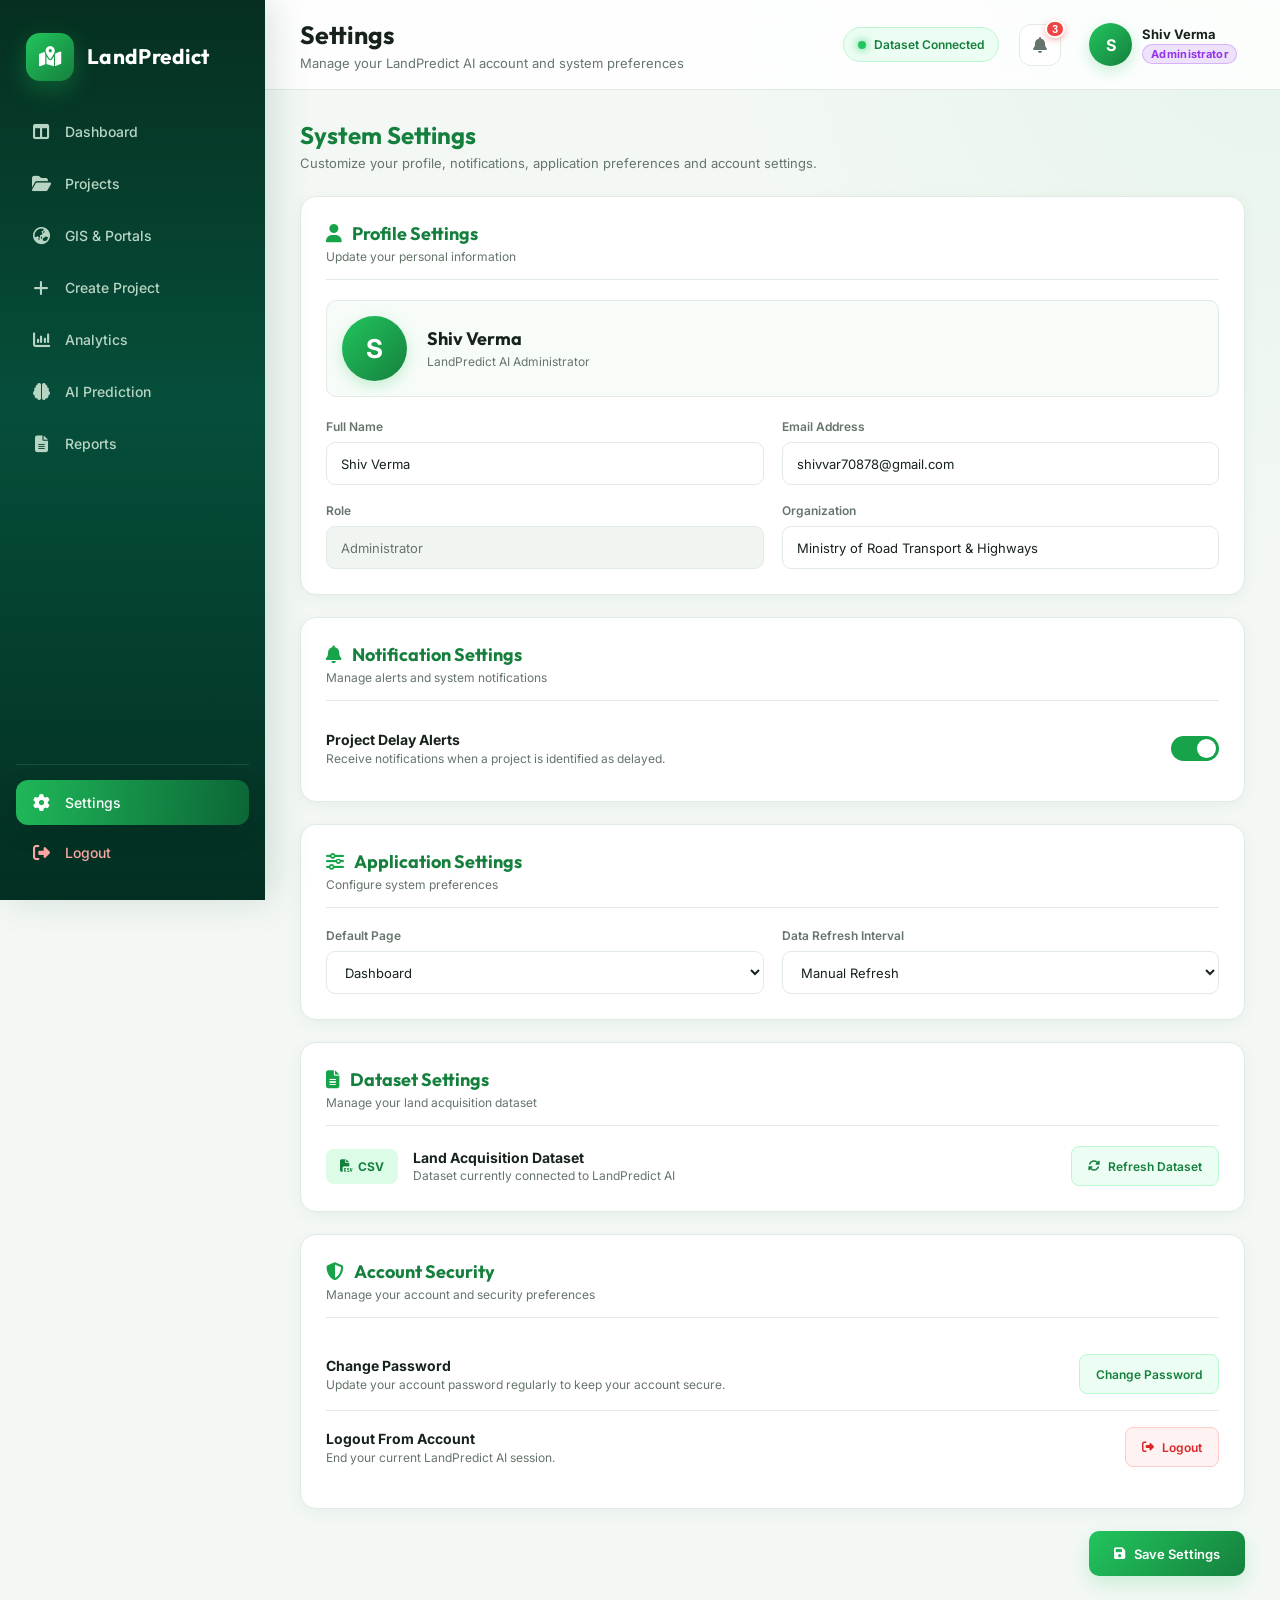
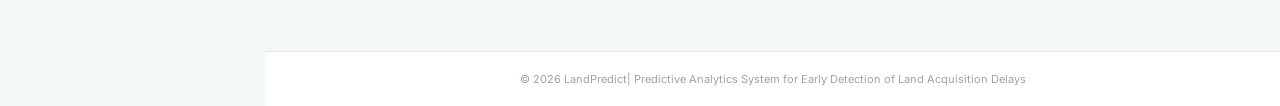
<file: frontend/settings.html>
<!doctype html>
<html lang="en">
  <head>
    <meta charset="UTF-8" />
    <meta name="viewport" content="width=device-width, initial-scale=1.0" />
    <title>LandPredict AI | Settings</title>

    <!-- Settings CSS -->
    <link rel="stylesheet" href="settings.css?v=2.2" />
    <link rel="stylesheet" href="sharedAuth.css?v=2.2" />
    <link rel="stylesheet" href="automationHub.css?v=2.2" />

    <!-- Font Awesome -->
    <link
      rel="stylesheet"
      href="https://cdnjs.cloudflare.com/ajax/libs/font-awesome/6.5.2/css/all.min.css"
    />
  </head>

  <body>
    <!-- SIDEBAR -->
    <aside class="sidebar" id="sidebar">
      <div class="logo">
        <div class="logo-icon">
          <i class="fa-solid fa-map-location-dot"></i>
        </div>
        <div class="logo-text">
          <h2>LandPredict</h2>
          <span></span>
        </div>
      </div>

      <nav class="sidebar-menu">
        <a href="dashboard.html" class="nav-link">
          <i class="fa-solid fa-table-columns"></i>
          <span>Dashboard</span>
        </a>
        <a href="projects.html" class="nav-link">
          <i class="fa-solid fa-folder-open"></i>
          <span>Projects</span>
        </a>
        <a href="gisMap.html" class="nav-link">
          <i class="fa-solid fa-earth-asia"></i>
          <span>GIS & Portals</span>
        </a>
        <a href="createProject.html" class="nav-link">
          <i class="fa-solid fa-plus"></i>
          <span>Create Project</span>
        </a>
        <a href="Analytics.html" class="nav-link">
          <i class="fa-solid fa-chart-column"></i>
          <span>Analytics</span>
        </a>
        <a href="aiPrediction.html" class="nav-link">
          <i class="fa-solid fa-brain"></i>
          <span>AI Prediction</span>
        </a>
        <a href="reports.html" class="nav-link">
          <i class="fa-solid fa-file-lines"></i>
          <span>Reports</span>
        </a>
      </nav>

      <div class="sidebar-bottom">
        <a href="settings.html" class="nav-link active">
          <i class="fa-solid fa-gear"></i>
          <span>Settings</span>
        </a>
        <button id="logoutBtn" class="nav-link logout-button">
          <i class="fa-solid fa-right-from-bracket"></i>
          <span>Logout</span>
        </button>
      </div>
    </aside>

    <!-- MAIN CONTENT -->
    <main class="main-content">
      <header class="top-header">
        <div class="header-left">
          <button class="menu-btn" id="menuBtn">
            <i class="fa-solid fa-bars"></i>
          </button>
          <div>
            <h1>Settings</h1>
            <p>Manage your LandPredict AI account and system preferences</p>
          </div>
        </div>

        <div class="header-right">
          <div class="dataset-status">
            <span class="status-dot"></span>
            <span>Dataset Connected</span>
          </div>

          <button class="notification-btn" id="notificationBtn">
            <i class="fa-solid fa-bell"></i>
            <span class="notification-badge" id="notificationCount">0</span>
          </button>

          <div class="user-profile">
            <div class="user-avatar" id="userInitial">U</div>
            <div class="user-details">
              <h4 id="userName">User</h4>
              <span>Administrator</span>
            </div>
          </div>
        </div>
      </header>

      <section class="dashboard">
        <div class="page-title-section">
          <h2>System Settings</h2>
          <p>
            Customize your profile, notifications, application preferences and
            account settings.
          </p>
        </div>

        <!-- 1. PROFILE SETTINGS CARD -->
        <div class="dashboard-card settings-section-card">
          <div class="section-card-header">
            <h3><i class="fa-solid fa-user"></i> Profile Settings</h3>
            <p>Update your personal information</p>
          </div>

          <div class="profile-preview-box">
            <div class="profile-avatar-large" id="avatarLarge">U</div>
            <div class="profile-preview-info">
              <h3 id="profileDisplayName">User</h3>
              <span>LandPredict AI Administrator</span>
            </div>
          </div>

          <form id="profileSettingsForm" class="settings-form-grid">
            <div class="form-group">
              <label for="fullName">Full Name</label>
              <input
                type="text"
                id="fullName"
                placeholder="Enter your full name"
              />
            </div>

            <div class="form-group">
              <label for="emailAddress">Email Address</label>
              <input
                type="email"
                id="emailAddress"
                placeholder="Enter your email"
              />
            </div>

            <div class="form-group">
              <label for="role">Role</label>
              <input
                type="text"
                id="role"
                value="Administrator"
                readonly
                class="readonly-input"
              />
            </div>

            <div class="form-group">
              <label for="organization">Organization</label>
              <input
                type="text"
                id="organization"
                placeholder="Enter organization name"
              />
            </div>
          </form>
        </div>

        <!-- 2. NOTIFICATION SETTINGS CARD -->
        <div class="dashboard-card settings-section-card">
          <div class="section-card-header">
            <h3><i class="fa-solid fa-bell"></i> Notification Settings</h3>
            <p>Manage alerts and system notifications</p>
          </div>

          <div class="toggle-list">
            <div class="toggle-item">
              <div class="toggle-info">
                <h4>Project Delay Alerts</h4>
                <p>
                  Receive notifications when a project is identified as delayed.
                </p>
              </div>
              <label class="switch">
                <input type="checkbox" id="toggleDelayAlerts" checked />
                <span class="slider"></span>
              </label>
            </div>
          </div>
        </div>

        <!-- 3. APPLICATION SETTINGS CARD -->
        <div class="dashboard-card settings-section-card">
          <div class="section-card-header">
            <h3><i class="fa-solid fa-sliders"></i> Application Settings</h3>
            <p>Configure system preferences</p>
          </div>

          <div class="settings-form-grid">
            <div class="form-group">
              <label for="defaultPage">Default Page</label>
              <select id="defaultPage">
                <option value="dashboard" selected>Dashboard</option>
                <option value="projects">Projects</option>
                <option value="analytics">Analytics</option>
                <option value="reports">Reports</option>
              </select>
            </div>

            <div class="form-group">
              <label for="dataRefresh">Data Refresh Interval</label>
              <select id="dataRefresh">
                <option value="manual" selected>Manual Refresh</option>
                <option value="5m">Every 5 Minutes</option>
                <option value="15m">Every 15 Minutes</option>
                <option value="1h">Every Hour</option>
              </select>
            </div>
          </div>
        </div>

        <!-- 5. DATASET SETTINGS CARD -->
        <div class="dashboard-card settings-section-card">
          <div class="section-card-header">
            <h3><i class="fa-solid fa-file-lines"></i> Dataset Settings</h3>
            <p>Manage your land acquisition dataset</p>
          </div>

          <div class="dataset-card-row">
            <div class="dataset-info-box">
              <div class="csv-badge">
                <i class="fa-solid fa-file-csv"></i> CSV
              </div>
              <div>
                <h4>Land Acquisition Dataset</h4>
                <p>Dataset currently connected to LandPredict AI</p>
              </div>
            </div>
            <button class="action-btn outline-green-btn" id="refreshDatasetBtn">
              <i class="fa-solid fa-rotate"></i> Refresh Dataset
            </button>
          </div>
        </div>

        <!-- 5. ACCOUNT SECURITY CARD -->
        <div class="dashboard-card settings-section-card">
          <div class="section-card-header">
            <h3><i class="fa-solid fa-shield-halved"></i> Account Security</h3>
            <p>Manage your account and security preferences</p>
          </div>

          <div class="security-row">
            <div>
              <h4>Change Password</h4>
              <p>
                Update your account password regularly to keep your account
                secure.
              </p>
            </div>
            <button class="action-btn outline-green-btn" id="changePasswordBtn">
              Change Password
            </button>
          </div>

          <div class="security-row">
            <div>
              <h4>Logout From Account</h4>
              <p>End your current LandPredict AI session.</p>
            </div>
            <button class="action-btn outline-red-btn" id="accountLogoutBtn">
              <i class="fa-solid fa-right-from-bracket"></i> Logout
            </button>
          </div>
        </div>

        <!-- BOTTOM SAVE BUTTON BAR -->
        <div class="save-bar-container">
          <button id="saveSettingsBtn" class="create-project-btn save-all-btn">
            <i class="fa-solid fa-floppy-disk"></i> Save Settings
          </button>
        </div>
      </section>

      <!-- CHANGE PASSWORD MODAL -->
      <div id="passwordModal" class="project-modal" style="display:none; position:fixed; inset:0; background:rgba(0,0,0,0.6); z-index:9999; align-items:center; justify-content:center; backdrop-filter:blur(4px);">
        <div style="background:#ffffff; border-radius:14px; max-width:440px; width:90%; padding:24px; box-shadow:0 20px 40px rgba(0,0,0,0.25);">
          <div style="display:flex; justify-content:space-between; align-items:center; margin-bottom:16px; border-bottom:1px solid #e2e8f0; padding-bottom:12px;">
            <h3 style="margin:0; font-size:18px; color:#0f172a; display:flex; align-items:center; gap:8px;">
              <i class="fa-solid fa-key" style="color:#16a34a;"></i> Change Password
            </h3>
            <button id="closePasswordModalBtn" style="border:none; background:transparent; font-size:18px; cursor:pointer; color:#64748b;">
              <i class="fa-solid fa-xmark"></i>
            </button>
          </div>
          <form id="passwordChangeForm" style="display:flex; flex-direction:column; gap:14px;">
            <div>
              <label style="display:block; font-size:12px; font-weight:600; color:#475569; margin-bottom:6px;">Current Password</label>
              <input type="password" id="currentPassword" placeholder="Enter current password" required style="width:100%; padding:10px 12px; border:1px solid #cbd5e1; border-radius:8px; font-size:13px; outline:none;" />
            </div>
            <div>
              <label style="display:block; font-size:12px; font-weight:600; color:#475569; margin-bottom:6px;">New Password</label>
              <input type="password" id="newPassword" placeholder="Enter at least 6 characters" required style="width:100%; padding:10px 12px; border:1px solid #cbd5e1; border-radius:8px; font-size:13px; outline:none;" />
            </div>
            <div>
              <label style="display:block; font-size:12px; font-weight:600; color:#475569; margin-bottom:6px;">Confirm New Password</label>
              <input type="password" id="confirmNewPassword" placeholder="Re-enter new password" required style="width:100%; padding:10px 12px; border:1px solid #cbd5e1; border-radius:8px; font-size:13px; outline:none;" />
            </div>
            <div style="display:flex; gap:10px; margin-top:10px;">
              <button type="button" id="cancelPasswordBtn" style="flex:1; padding:10px; border:1px solid #cbd5e1; background:#f8fafc; border-radius:8px; cursor:pointer; font-weight:600; color:#475569;">Cancel</button>
              <button type="submit" id="submitPasswordBtn" style="flex:1; padding:10px; border:none; background:#16a34a; color:#ffffff; border-radius:8px; cursor:pointer; font-weight:600;">Update Password</button>
            </div>
          </form>
        </div>
      </div>

      <footer class="footer">
        <p>
          © 2026 LandPredict| Predictive Analytics System for Early
          Detection of Land Acquisition Delays
        </p>
      </footer>
    </main>

    <!-- Universal Shared Auth & RBAC -->
    <script src="sharedAuth.js?v=2.2"></script>

    <!-- Automation Hub & Portals Sync -->
    <script src="automationHub.js?v=2.2"></script>

    <!-- Settings JavaScript -->
    <script src="settings.js?v=2.2"></script>
  </body>
</html>
</file>
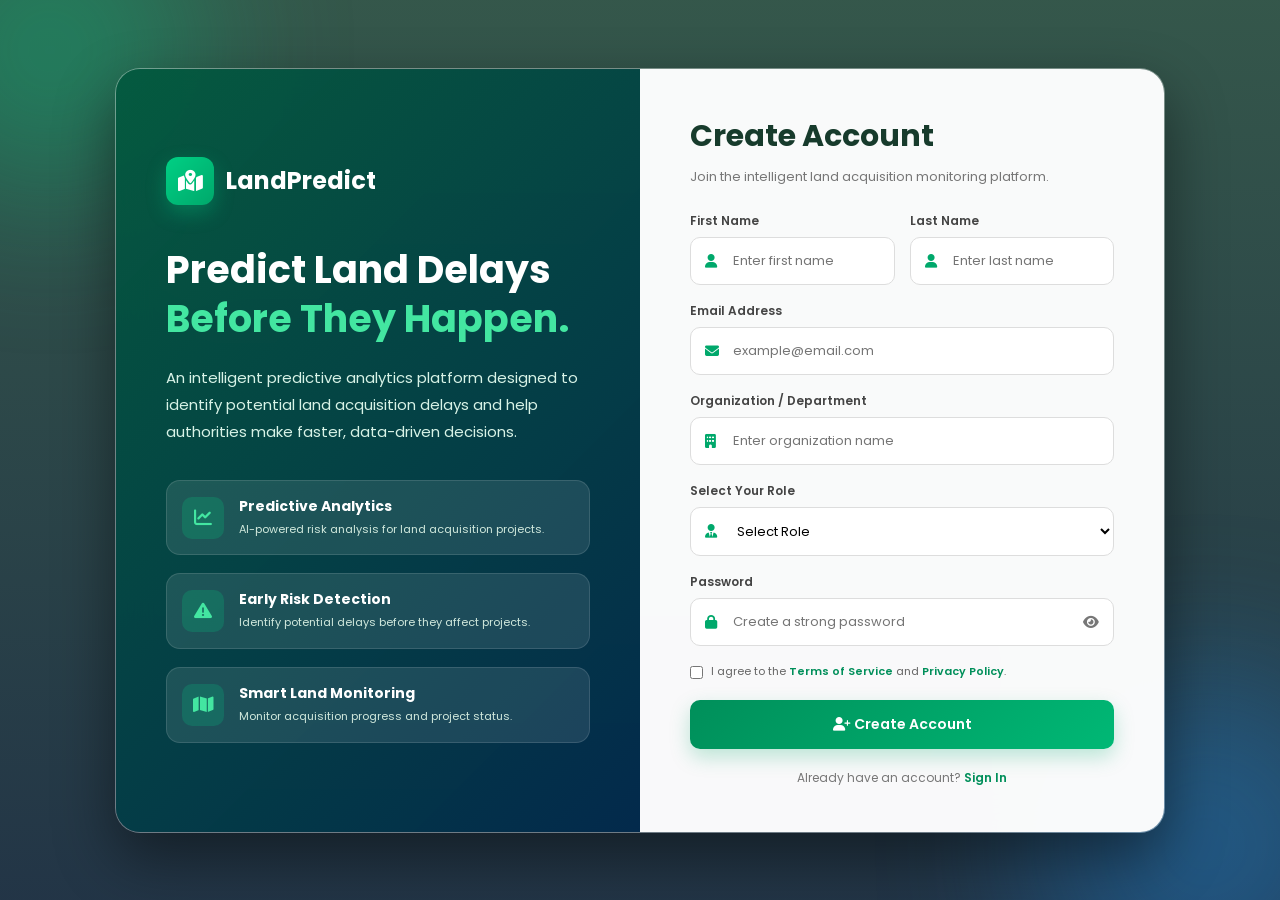
<file: frontend/signup.html>
<!doctype html>
<html lang="en">
  <head>
    <meta charset="UTF-8" />
    <meta name="viewport" content="width=device-width, initial-scale=1.0" />

    <title>LandInsight | Sign Up</title>

    <!-- External CSS -->
    <link rel="stylesheet" href="style.css" />

    <!-- Google Font -->
    <link rel="preconnect" href="https://fonts.googleapis.com" />
    <link rel="preconnect" href="https://fonts.gstatic.com" crossorigin />

    <link
      href="https://fonts.googleapis.com/css2?family=Poppins:wght@300;400;500;600;700&display=swap"
      rel="stylesheet"
    />

    <!-- Font Awesome Icons -->
    <link
      rel="stylesheet"
      href="https://cdnjs.cloudflare.com/ajax/libs/font-awesome/6.5.1/css/all.min.css"
    />
  </head>

  <body>
    <!-- Background Shapes -->

    <div class="background-shape shape1"></div>

    <div class="background-shape shape2"></div>

    <!-- Main Signup Container -->

    <div class="container">
      <!-- LEFT INFORMATION SECTION -->

      <div class="info-section">
        <div class="logo">
          <div class="logo-icon">
            <i class="fa-solid fa-map-location-dot"></i>
          </div>

          <span>LandPredict </span>
        </div>

        <h1>
          Predict Land Delays
          <span>Before They Happen.</span>
        </h1>

        <p>
          An intelligent predictive analytics platform designed to identify
          potential land acquisition delays and help authorities make faster,
          data-driven decisions.
        </p>

        <div class="features">
          <div class="feature">
            <i class="fa-solid fa-chart-line"></i>

            <div class="feature-text">
              <h4>Predictive Analytics</h4>

              <p>AI-powered risk analysis for land acquisition projects.</p>
            </div>
          </div>

          <div class="feature">
            <i class="fa-solid fa-triangle-exclamation"></i>

            <div class="feature-text">
              <h4>Early Risk Detection</h4>

              <p>Identify potential delays before they affect projects.</p>
            </div>
          </div>

          <div class="feature">
            <i class="fa-solid fa-map"></i>

            <div class="feature-text">
              <h4>Smart Land Monitoring</h4>

              <p>Monitor acquisition progress and project status.</p>
            </div>
          </div>
        </div>
      </div>

      <!-- RIGHT SIGNUP FORM -->

      <div class="form-section">
        <div class="form-header">
          <h2>Create Account</h2>

          <p>Join the intelligent land acquisition monitoring platform.</p>
        </div>

        <form id="signupForm">
          <!-- Name Fields -->

          <div class="input-row">
            <div class="input-group">
              <label>First Name</label>

              <div class="input-wrapper">
                <i class="fa-solid fa-user"></i>

                <input
                  type="text"
                  id="firstName"
                  placeholder="Enter first name"
                  required
                />
              </div>
            </div>

            <div class="input-group">
              <label>Last Name</label>

              <div class="input-wrapper">
                <i class="fa-solid fa-user"></i>

                <input
                  type="text"
                  id="lastName"
                  placeholder="Enter last name"
                  required
                />
              </div>
            </div>
          </div>

          <!-- Email -->

          <div class="input-group">
            <label>Email Address</label>

            <div class="input-wrapper">
              <i class="fa-solid fa-envelope"></i>

              <input
                type="email"
                id="email"
                placeholder="example@email.com"
                required
              />
            </div>
          </div>

          <!-- Organization -->

          <div class="input-group">
            <label>Organization / Department</label>

            <div class="input-wrapper">
              <i class="fa-solid fa-building"></i>

              <input
                type="text"
                id="organization"
                placeholder="Enter organization name"
                required
              />
            </div>
          </div>

          <!-- User Role -->

          <div class="input-group">
            <label>Select Your Role</label>

            <div class="input-wrapper">
              <i class="fa-solid fa-user-tie"></i>

              <select id="role" required>
                <option value="">Select Role</option>
                <option value="Administrator">Administrator (Full Access)</option>
                <option value="CALA Project Director">CALA Project Director (MoRTH / NHAI)</option>
                <option value="Revenue Inspector">Revenue Inspector (State Land Revenue)</option>
                <option value="Public Auditor">Public Auditor (SIH Evaluation)</option>
              </select>
            </div>
          </div>

          <!-- Password -->

          <div class="input-group">
            <label>Password</label>

            <div class="input-wrapper">
              <i class="fa-solid fa-lock"></i>

              <input
                type="password"
                id="password"
                placeholder="Create a strong password"
                required
              />

              <i
                class="fa-solid fa-eye password-toggle"
                id="togglePassword"
              ></i>
            </div>
          </div>

          <!-- Terms -->

          <div class="terms">
            <input type="checkbox" id="terms" required />

            <label for="terms">
              I agree to the
              <a href="#">Terms of Service</a>
              and
              <a href="#">Privacy Policy</a>.
            </label>
          </div>

          <!-- Signup Button -->

          <button type="submit" class="signup-btn">
            <i class="fa-solid fa-user-plus"></i>

            Create Account
          </button>
        </form>

        <!-- Login -->

        <div class="login-text">
          Already have an account?

          <a href="login.html"> Sign In </a>
        </div>
      </div>
    </div>

    <script src="signup.js"></script>
  </body>
</html>
</file>
<file: frontend/dashboard.css>
/* =========================================
   GOOGLE FONT
========================================= */

@import url("https://fonts.googleapis.com/css2?family=Inter:wght@400;500;600;700;800&family=Outfit:wght@400;500;600;700;800&display=swap");

/* =========================================
   ROOT VARIABLES
========================================= */

:root {
  --primary: #16a34a;
  --primary-light: #22c55e;
  --primary-dark: #15803d;
  --primary-deep: #064e3b;

  --accent: #34d399;
  --accent-light: #6ee7b7;

  --background: #f4f8f5;
  --surface: #ffffff;
  --surface-light: #f8fcf9;

  --text-primary: #17221b;
  --text-secondary: #66756b;
  --text-light: #9aa89f;

  --border: #e1ebe4;

  --danger: #ef4444;
  --warning: #f59e0b;
  --info: #10b981;

  --sidebar-width: 265px;

  --shadow-sm: 0 4px 15px rgba(22, 101, 52, 0.06);
  --shadow-md: 0 10px 30px rgba(22, 101, 52, 0.1);
  --shadow-lg: 0 20px 50px rgba(22, 101, 52, 0.14);

  --radius-sm: 10px;
  --radius-md: 16px;
  --radius-lg: 22px;

  --transition: all 0.3s ease;
}

/* =========================================
   RESET
========================================= */

* {
  margin: 0;
  padding: 0;
  box-sizing: border-box;
}

html {
  scroll-behavior: smooth;
}

body {
  font-family: "Inter", sans-serif;
  background: var(--background);
  color: var(--text-primary);
  min-height: 100vh;
}

/* =========================================
   SIDEBAR
========================================= */

.sidebar {
  width: var(--sidebar-width);
  height: 100vh;

  position: fixed;
  top: 0;
  left: 0;

  background: linear-gradient(180deg, #062f20 0%, #064e3b 45%, #032f22 100%);

  padding: 25px 16px;

  display: flex;
  flex-direction: column;

  z-index: 1000;

  transition: var(--transition);

  box-shadow: 8px 0 35px rgba(6, 78, 59, 0.15);
}

/* =========================================
   LOGO
========================================= */

.logo {
  display: flex;
  align-items: center;
  gap: 13px;

  padding: 8px 10px 28px;
}

.logo-icon {
  width: 48px;
  height: 48px;

  border-radius: 14px;

  display: flex;
  align-items: center;
  justify-content: center;

  font-size: 20px;

  color: #ffffff;

  background: linear-gradient(135deg, #22c55e, #15803d);

  box-shadow: 0 8px 25px rgba(34, 197, 94, 0.3);
}

.logo-text h2 {
  font-family: "Outfit", sans-serif;

  font-size: 21px;
  font-weight: 700;

  color: #ffffff;

  letter-spacing: 0.3px;
}

.logo-text span {
  display: block;

  margin-top: 3px;

  color: #86efac;

  font-size: 11px;

  letter-spacing: 1.5px;

  text-transform: uppercase;
}

/* =========================================
   SIDEBAR MENU
========================================= */

.sidebar-menu {
  display: flex;
  flex-direction: column;

  gap: 7px;

  flex: 1;
}

.nav-link {
  width: 100%;

  display: flex;
  align-items: center;

  gap: 14px;

  padding: 14px 15px;

  border-radius: 12px;

  text-decoration: none;

  color: #b8d5c4;

  font-size: 14px;
  font-weight: 500;

  background: transparent;

  border: none;

  cursor: pointer;

  transition: var(--transition);
}

.nav-link i {
  width: 20px;

  text-align: center;

  font-size: 17px;
}

.nav-link:hover {
  background: rgba(255, 255, 255, 0.09);

  color: #ffffff;

  transform: translateX(4px);
}

.nav-link.active {
  color: #ffffff;

  background: linear-gradient(
    90deg,
    rgba(34, 197, 94, 0.9),
    rgba(22, 163, 74, 0.45)
  );

  box-shadow: 0 8px 25px rgba(0, 0, 0, 0.12);
}

.sidebar-bottom {
  padding-top: 15px;

  border-top: 1px solid rgba(255, 255, 255, 0.1);

  display: flex;
  flex-direction: column;

  gap: 5px;
}

.logout-button {
  font-family: inherit;

  color: #fca5a5;
}

.logout-button:hover {
  color: #ffffff;

  background: rgba(239, 68, 68, 0.2);
}

/* =========================================
   MAIN CONTENT
========================================= */

.main-content {
  margin-left: var(--sidebar-width);

  min-height: 100vh;

  background:
    radial-gradient(
      circle at top right,
      rgba(34, 197, 94, 0.07),
      transparent 30%
    ),
    var(--background);
}

/* =========================================
   TOP HEADER
========================================= */

.top-header {
  min-height: 90px;

  padding: 18px 35px;

  display: flex;
  align-items: center;
  justify-content: space-between;

  background: rgba(255, 255, 255, 0.85);

  backdrop-filter: blur(15px);

  border-bottom: 1px solid var(--border);

  position: sticky;
  top: 0;

  z-index: 100;
}

.header-left {
  display: flex;
  align-items: center;

  gap: 18px;
}

.header-left h1 {
  font-family: "Outfit", sans-serif;

  font-size: 25px;
  font-weight: 700;
}

.header-left p {
  margin-top: 4px;

  font-size: 13px;

  color: var(--text-secondary);
}

.menu-btn {
  width: 42px;
  height: 42px;

  display: none;

  border: 1px solid var(--border);

  border-radius: 10px;

  background: #ffffff;

  color: var(--primary);

  cursor: pointer;

  font-size: 18px;
}

.header-right {
  display: flex;
  align-items: center;

  gap: 20px;
}

/* =========================================
   DATASET STATUS
========================================= */

.dataset-status {
  display: flex;
  align-items: center;

  gap: 8px;

  padding: 9px 14px;

  border-radius: 30px;

  background: #ecfdf3;

  color: #15803d;

  font-size: 12px;
  font-weight: 600;

  border: 1px solid #bbf7d0;
}

.status-dot {
  width: 8px;
  height: 8px;

  border-radius: 50%;

  background: #22c55e;

  box-shadow: 0 0 10px #22c55e;

  animation: pulse 2s infinite;
}

@keyframes pulse {
  0% {
    transform: scale(0.9);
    opacity: 1;
  }

  50% {
    transform: scale(1.2);
    opacity: 0.7;
  }

  100% {
    transform: scale(0.9);
    opacity: 1;
  }
}

/* =========================================
   NOTIFICATION
========================================= */

.notification-btn {
  width: 43px;
  height: 43px;

  border-radius: 12px;

  border: 1px solid var(--border);

  background: #ffffff;

  color: var(--text-secondary);

  position: relative;

  cursor: pointer;

  font-size: 17px;

  transition: var(--transition);
}

.notification-btn:hover {
  color: var(--primary);

  transform: translateY(-2px);

  box-shadow: var(--shadow-sm);
}

.notification-badge {
  position: absolute;

  top: -6px;
  right: -6px;

  min-width: 19px;
  height: 19px;

  padding: 0 5px;

  display: flex;
  align-items: center;
  justify-content: center;

  border-radius: 50%;

  background: var(--danger);

  color: #ffffff;

  font-size: 10px;
  font-weight: 700;
}

/* =========================================
   USER PROFILE
========================================= */

.user-profile {
  display: flex;
  align-items: center;

  gap: 10px;
}

.user-avatar {
  width: 43px;
  height: 43px;

  border-radius: 50%;

  display: flex;
  align-items: center;
  justify-content: center;

  background: linear-gradient(135deg, #22c55e, #15803d);

  color: #ffffff;

  font-weight: 700;

  box-shadow: 0 5px 15px rgba(34, 197, 94, 0.25);
}

.user-details h4 {
  font-size: 13px;
  font-weight: 700;
}

.user-details span {
  font-size: 11px;

  color: var(--text-secondary);
}

/* =========================================
   DASHBOARD
========================================= */

.dashboard {
  padding: 30px 35px 45px;
}

/* =========================================
   WELCOME SECTION
========================================= */

.welcome-section {
  display: flex;
  align-items: center;
  justify-content: space-between;

  gap: 25px;

  margin-bottom: 28px;
}

.welcome-section h2 {
  font-family: "Outfit", sans-serif;

  font-size: 26px;
  font-weight: 700;
}

.welcome-section p {
  max-width: 650px;

  margin-top: 7px;

  font-size: 14px;

  line-height: 1.6;

  color: var(--text-secondary);
}

.welcome-actions {
  display: flex;
  align-items: center;

  gap: 12px;

  flex-shrink: 0;
}

.refresh-btn,
.create-project-btn {
  height: 44px;

  padding: 0 17px;

  display: flex;
  align-items: center;
  justify-content: center;

  gap: 9px;

  border-radius: 10px;

  font-family: inherit;

  font-size: 13px;
  font-weight: 600;

  cursor: pointer;

  text-decoration: none;

  transition: var(--transition);
}

.refresh-btn {
  border: 1px solid var(--border);

  background: #ffffff;

  color: var(--text-primary);
}

.refresh-btn:hover {
  color: var(--primary);

  border-color: var(--primary);

  box-shadow: var(--shadow-sm);
}

.create-project-btn {
  border: none;

  color: #ffffff;

  background: linear-gradient(135deg, #22c55e, #15803d);

  box-shadow: 0 8px 20px rgba(34, 197, 94, 0.2);
}

.create-project-btn:hover {
  transform: translateY(-2px);

  box-shadow: 0 12px 25px rgba(34, 197, 94, 0.3);
}

/* =========================================
   FILTER CARD
========================================= */

.filter-card,
.dashboard-card {
  background: var(--surface);

  border: 1px solid var(--border);

  border-radius: var(--radius-md);

  box-shadow: var(--shadow-sm);
}

.filter-card {
  margin-bottom: 25px;

  padding: 22px;
}

.filter-header {
  margin-bottom: 20px;
}

.filter-header h3 {
  font-family: "Outfit", sans-serif;

  display: flex;
  align-items: center;

  gap: 10px;

  font-size: 17px;
}

.filter-header i {
  color: var(--primary);
}

.filters {
  display: grid;

  grid-template-columns: repeat(4, 1fr);

  gap: 18px;
}

.filter-group {
  display: flex;
  flex-direction: column;

  gap: 8px;
}

.filter-group label {
  font-size: 12px;
  font-weight: 600;

  color: var(--text-secondary);
}

.filter-group select {
  width: 100%;

  height: 43px;

  padding: 0 13px;

  border: 1px solid var(--border);

  border-radius: 9px;

  background: var(--surface-light);

  color: var(--text-primary);

  font-family: inherit;

  outline: none;

  cursor: pointer;

  transition: var(--transition);
}

.filter-group select:focus {
  border-color: var(--primary);

  box-shadow: 0 0 0 3px rgba(34, 197, 94, 0.12);
}

/* =========================================
   STATISTICS
========================================= */

.stats-grid {
  display: grid;

  grid-template-columns: repeat(4, 1fr);

  gap: 18px;

  margin-bottom: 20px;
}

.stat-card {
  min-height: 145px;

  padding: 22px;

  display: flex;
  align-items: center;

  gap: 17px;

  background: var(--surface);

  border: 1px solid var(--border);

  border-radius: var(--radius-md);

  box-shadow: var(--shadow-sm);

  transition: var(--transition);
}

.stat-card:hover {
  transform: translateY(-5px);

  box-shadow: var(--shadow-md);
}

.stat-icon {
  width: 55px;
  height: 55px;

  display: flex;
  align-items: center;
  justify-content: center;

  border-radius: 15px;

  font-size: 21px;

  flex-shrink: 0;
}

.stat-icon.projects {
  color: #15803d;

  background: #dcfce7;
}

.stat-icon.delayed {
  color: #dc2626;

  background: #fee2e2;
}

.stat-icon.average-delay {
  color: #d97706;

  background: #fef3c7;
}

.stat-icon.legal {
  color: #7c3aed;

  background: #ede9fe;
}

.stat-content p {
  font-size: 12px;

  color: var(--text-secondary);
}

.stat-content h2 {
  font-family: "Outfit", sans-serif;

  margin: 5px 0;

  font-size: 25px;
}

.stat-content span {
  font-size: 11px;

  color: var(--text-light);
}

/* =========================================
   SECONDARY STATS
========================================= */

.secondary-stats {
  margin-bottom: 25px;
}

.mini-stat-card {
  padding: 18px;

  display: flex;
  align-items: center;

  gap: 13px;

  background: var(--surface);

  border: 1px solid var(--border);

  border-radius: 14px;

  box-shadow: var(--shadow-sm);
}

.mini-stat-card > i {
  width: 42px;
  height: 42px;

  display: flex;
  align-items: center;
  justify-content: center;

  border-radius: 12px;

  background: #dcfce7;

  color: var(--primary);

  font-size: 17px;
}

.mini-stat-card p {
  font-size: 11px;

  color: var(--text-secondary);
}

.mini-stat-card h3 {
  margin-top: 4px;

  font-family: "Outfit", sans-serif;

  font-size: 18px;
}

/* =========================================
   CHART GRID
========================================= */

.charts-grid {
  display: grid;

  grid-template-columns: repeat(2, 1fr);

  gap: 22px;

  margin-bottom: 22px;
}

.dashboard-card {
  padding: 23px;
}

.card-header {
  display: flex;
  align-items: flex-start;
  justify-content: space-between;

  gap: 15px;

  margin-bottom: 22px;
}

.card-header h3 {
  font-family: "Outfit", sans-serif;

  font-size: 18px;
}

.card-header p {
  margin-top: 5px;

  font-size: 12px;

  color: var(--text-secondary);
}

.chart-container {
  position: relative;

  height: 300px;
}

/* =========================================
   RISK ANALYSIS
========================================= */

.ai-brain {
  font-size: 26px;

  color: var(--primary);
}

.risk-factors {
  display: flex;
  flex-direction: column;

  gap: 20px;

  margin-bottom: 25px;
}

.risk-factor-top {
  display: flex;
  justify-content: space-between;
  align-items: center;

  margin-bottom: 8px;

  font-size: 13px;
}

.risk-factor-top span {
  display: flex;
  align-items: center;

  gap: 8px;

  color: var(--text-secondary);
}

.risk-factor-top span i {
  color: var(--primary);
}

.risk-factor-top strong {
  color: var(--primary-dark);

  font-size: 13px;
}

.progress-bar {
  height: 9px;

  border-radius: 20px;

  background: #e7f2ea;

  overflow: hidden;
}

.progress-fill {
  width: 0%;
  height: 100%;

  border-radius: inherit;

  background: linear-gradient(90deg, #22c55e, #15803d);

  transition: width 0.8s ease;
}

.full-analysis-btn {
  width: 100%;
  height: 46px;

  border: none;

  border-radius: 10px;

  display: flex;
  align-items: center;
  justify-content: center;

  gap: 10px;

  background: linear-gradient(135deg, #22c55e, #15803d);

  color: #ffffff;

  font-family: inherit;

  font-size: 13px;
  font-weight: 600;

  cursor: pointer;

  transition: var(--transition);
}

.full-analysis-btn:hover {
  transform: translateY(-2px);

  box-shadow: 0 10px 25px rgba(34, 197, 94, 0.25);
}

/* =========================================
   PROJECT TABLE
========================================= */

.projects-table-card {
  margin-bottom: 22px;
}

.table-actions {
  display: flex;
  align-items: center;

  gap: 10px;
}

.table-actions input {
  height: 39px;

  padding: 0 13px;

  border: 1px solid var(--border);

  border-radius: 8px;

  outline: none;

  font-family: inherit;

  font-size: 12px;
}

.table-actions input:focus {
  border-color: var(--primary);
}

.table-actions button {
  height: 39px;

  padding: 0 15px;

  border: none;

  border-radius: 8px;

  background: var(--primary);

  color: #ffffff;

  font-family: inherit;

  font-size: 12px;
  font-weight: 600;

  cursor: pointer;
}

.table-wrapper {
  width: 100%;

  overflow-x: auto;

  border: 1px solid var(--border);

  border-radius: 10px;
}

table {
  width: 100%;

  min-width: 950px;

  border-collapse: collapse;
}

thead {
  background: #f0fdf4;
}

th {
  padding: 14px;

  text-align: left;

  font-size: 11px;
  font-weight: 700;

  color: var(--primary-dark);

  white-space: nowrap;
}

td {
  padding: 15px 14px;

  border-top: 1px solid var(--border);

  font-size: 12px;

  color: var(--text-secondary);

  white-space: nowrap;
}

tbody tr {
  transition: var(--transition);
}

tbody tr:hover {
  background: #f6fdf8;
}

/* Table Badges */

.status-badge {
  padding: 6px 10px;

  border-radius: 20px;

  font-size: 10px;
  font-weight: 600;
}

.status-delayed {
  color: #dc2626;

  background: #fee2e2;
}

.status-normal {
  color: #15803d;

  background: #dcfce7;
}

.view-details-btn {
  padding: 7px 12px;

  border: none;

  border-radius: 7px;

  background: #dcfce7;

  color: var(--primary-dark);

  font-family: inherit;

  font-size: 11px;
  font-weight: 600;

  cursor: pointer;

  transition: var(--transition);
}

.view-details-btn:hover {
  background: var(--primary);

  color: #ffffff;
}

/* =========================================
   PAGINATION
========================================= */

.pagination-container {
  padding-top: 18px;

  display: flex;
  align-items: center;
  justify-content: space-between;
}

.pagination-container p {
  font-size: 12px;

  color: var(--text-secondary);
}

.pagination-buttons {
  display: flex;
  align-items: center;

  gap: 10px;
}

.pagination-buttons button {
  width: 35px;
  height: 35px;

  border: 1px solid var(--border);

  border-radius: 8px;

  background: #ffffff;

  color: var(--primary);

  cursor: pointer;

  transition: var(--transition);
}

.pagination-buttons button:hover {
  background: var(--primary);

  color: #ffffff;
}

#currentPage {
  width: 35px;
  height: 35px;

  display: flex;
  align-items: center;
  justify-content: center;

  border-radius: 8px;

  background: #dcfce7;

  color: var(--primary-dark);

  font-size: 12px;
  font-weight: 700;
}

/* =========================================
   BOTTOM GRID
========================================= */

.bottom-grid {
  display: grid;

  grid-template-columns: repeat(2, 1fr);

  gap: 22px;

  margin-bottom: 20px;
}

/* =========================================
   HIGH RISK PROJECTS
========================================= */

.warning-icon {
  font-size: 24px;

  color: var(--warning);
}

.high-risk-project {
  padding: 15px;

  margin-bottom: 10px;

  display: flex;
  align-items: center;
  justify-content: space-between;

  background: #fffbeb;

  border: 1px solid #fde68a;

  border-radius: 10px;
}

.high-risk-project:last-child {
  margin-bottom: 0;
}

.risk-project-info h4 {
  font-size: 13px;
}

.risk-project-info p {
  margin-top: 4px;

  font-size: 11px;

  color: var(--text-secondary);
}

.risk-score {
  padding: 7px 10px;

  border-radius: 20px;

  background: #fef3c7;

  color: #b45309;

  font-size: 11px;
  font-weight: 700;
}

/* =========================================
   AI RECOMMENDATIONS
========================================= */

.recommendation-icon {
  font-size: 24px;

  color: var(--warning);
}

.recommendations {
  display: flex;
  flex-direction: column;

  gap: 17px;
}

.recommendation-item {
  display: flex;

  gap: 13px;
}

.recommendation-number {
  width: 30px;
  height: 30px;

  min-width: 30px;

  display: flex;
  align-items: center;
  justify-content: center;

  border-radius: 50%;

  background: #dcfce7;

  color: var(--primary-dark);

  font-size: 12px;
  font-weight: 700;
}

.recommendation-item h4 {
  font-size: 13px;
}

.recommendation-item p {
  margin-top: 5px;

  font-size: 11px;

  line-height: 1.5;

  color: var(--text-secondary);
}

/* =========================================
   FOOTER
========================================= */

.footer {
  padding: 20px 35px;

  text-align: center;

  border-top: 1px solid var(--border);

  background: #ffffff;
}

.footer p {
  font-size: 11px;

  color: var(--text-light);
}

/* =========================================
   MODAL
========================================= */

.modal {
  width: 100%;
  height: 100%;

  position: fixed;

  top: 0;
  left: 0;

  display: none;
  align-items: center;
  justify-content: center;

  padding: 20px;

  background: rgba(4, 25, 15, 0.6);

  backdrop-filter: blur(6px);

  z-index: 2000;
}

.modal.active {
  display: flex;
}

.modal-content {
  width: 100%;
  max-width: 800px;

  max-height: 90vh;

  overflow-y: auto;

  background: #ffffff;

  border-radius: var(--radius-lg);

  box-shadow: var(--shadow-lg);

  animation: modalAnimation 0.3s ease;
}

@keyframes modalAnimation {
  from {
    opacity: 0;
    transform: translateY(25px) scale(0.98);
  }

  to {
    opacity: 1;
    transform: translateY(0) scale(1);
  }
}

.modal-header {
  padding: 23px;

  display: flex;
  align-items: flex-start;
  justify-content: space-between;

  border-bottom: 1px solid var(--border);
}

.modal-header h2 {
  font-family: "Outfit", sans-serif;

  font-size: 21px;
}

.modal-header p {
  margin-top: 5px;

  font-size: 12px;

  color: var(--text-secondary);
}

#closeModalBtn {
  width: 38px;
  height: 38px;

  border: none;

  border-radius: 9px;

  background: #f0fdf4;

  color: var(--primary);

  cursor: pointer;

  font-size: 17px;
}

#closeModalBtn:hover {
  background: #dcfce7;
}

.modal-body {
  padding: 23px;

  display: grid;

  grid-template-columns: repeat(2, 1fr);

  gap: 15px;
}

.detail-item {
  padding: 15px;

  background: #f8fcf9;

  border: 1px solid var(--border);

  border-radius: 10px;
}

.detail-item h4 {
  font-size: 11px;

  color: var(--text-secondary);

  margin-bottom: 7px;
}

.detail-item p {
  font-size: 13px;

  font-weight: 600;
}

/* =========================================
   SCROLLBAR
========================================= */

::-webkit-scrollbar {
  width: 8px;
  height: 8px;
}

::-webkit-scrollbar-track {
  background: #f1f5f2;
}

::-webkit-scrollbar-thumb {
  background: #86efac;

  border-radius: 20px;
}

::-webkit-scrollbar-thumb:hover {
  background: var(--primary);
}

/* =========================================
   TABLET RESPONSIVE
========================================= */

@media (max-width: 1200px) {
  .stats-grid {
    grid-template-columns: repeat(2, 1fr);
  }

  .filters {
    grid-template-columns: repeat(2, 1fr);
  }
}

@media (max-width: 1000px) {
  .sidebar {
    transform: translateX(-100%);
  }

  .sidebar.active {
    transform: translateX(0);
  }

  .main-content {
    margin-left: 0;
  }

  .menu-btn {
    display: flex;
    align-items: center;
    justify-content: center;
  }

  .charts-grid,
  .bottom-grid {
    grid-template-columns: 1fr;
  }
}

/* =========================================
   MOBILE RESPONSIVE
========================================= */

@media (max-width: 700px) {
  .top-header {
    padding: 15px 20px;
  }

  .header-left h1 {
    font-size: 20px;
  }

  .header-left p {
    display: none;
  }

  .dataset-status {
    display: none;
  }

  .user-details {
    display: none;
  }

  .dashboard {
    padding: 22px 18px 35px;
  }

  .welcome-section {
    flex-direction: column;
    align-items: flex-start;
  }

  .welcome-section h2 {
    font-size: 22px;
  }

  .welcome-actions {
    width: 100%;
  }

  .refresh-btn,
  .create-project-btn {
    flex: 1;
  }

  .filters {
    grid-template-columns: 1fr;
  }

  .stats-grid {
    grid-template-columns: 1fr;
  }

  .stat-card {
    min-height: 115px;
  }

  .card-header {
    flex-direction: column;
  }

  .table-actions {
    width: 100%;
  }

  .table-actions input {
    flex: 1;
  }

  .pagination-container {
    flex-direction: column;

    gap: 15px;
  }

  .modal-body {
    grid-template-columns: 1fr;
  }

  .footer {
    padding: 20px;
  }
}

@media (max-width: 400px) {
  .welcome-actions {
    flex-direction: column;
  }

  .refresh-btn,
  .create-project-btn {
    width: 100%;
  }

  .header-right {
    gap: 12px;
  }
}
</file>
<file: frontend/aiPrediction.css>
/* =========================================
   AI PREDICTION PAGE
========================================= */

.ai-prediction-page {
  padding: 30px;
  min-height: calc(100vh - 100px);
  background: #f6faf7;
}

/* =========================================
   WELCOME CARD
========================================= */

.ai-welcome-card {
  background: linear-gradient(135deg, #0b6b42, #158f5a);

  border-radius: 18px;

  padding: 28px 30px;

  color: white;

  display: flex;

  align-items: center;

  justify-content: space-between;

  gap: 20px;

  margin-bottom: 25px;

  box-shadow: 0 10px 30px rgba(21, 143, 90, 0.15);
}

.ai-welcome-content {
  display: flex;

  align-items: center;

  gap: 20px;
}

.ai-icon-large {
  width: 65px;

  height: 65px;

  display: flex;

  align-items: center;

  justify-content: center;

  border-radius: 16px;

  background: rgba(255, 255, 255, 0.18);

  font-size: 28px;
}

.ai-welcome-card h2 {
  margin: 0 0 8px;

  font-size: 24px;
}

.ai-welcome-card p {
  margin: 0;

  opacity: 0.9;

  line-height: 1.6;
}

.ai-status {
  background: rgba(255, 255, 255, 0.15);

  padding: 10px 16px;

  border-radius: 30px;

  display: flex;

  align-items: center;

  gap: 8px;

  white-space: nowrap;
}

.ai-pulse {
  width: 9px;

  height: 9px;

  border-radius: 50%;

  background: #ffffff;

  animation: pulse 1.5s infinite;
}

@keyframes pulse {
  0% {
    box-shadow: 0 0 0 0 rgba(255, 255, 255, 0.7);
  }

  70% {
    box-shadow: 0 0 0 10px rgba(255, 255, 255, 0);
  }

  100% {
    box-shadow: 0 0 0 0 rgba(255, 255, 255, 0);
  }
}

/* =========================================
   PREDICTION LAYOUT
========================================= */

.prediction-layout {
  display: grid;

  grid-template-columns: 2fr 1fr;

  gap: 25px;

  margin-bottom: 25px;
}

.prediction-card,
.model-info-card,
.prediction-result-card,
.ai-recommendation-card {
  background: #ffffff;

  border: 1px solid #e5ece7;

  border-radius: 18px;

  padding: 25px;

  box-shadow: 0 5px 20px rgba(0, 0, 0, 0.04);
}

/* =========================================
   SECTION HEADING
========================================= */

.section-heading {
  display: flex;

  justify-content: space-between;

  align-items: center;

  margin-bottom: 25px;

  padding-bottom: 18px;

  border-bottom: 1px solid #edf1ee;
}

.section-heading h3 {
  margin: 0 0 7px;

  color: #153d2a;

  font-size: 19px;
}

.section-heading h3 i {
  color: #118653;

  margin-right: 8px;
}

.section-heading p {
  margin: 0;

  color: #748078;

  font-size: 14px;
}

/* =========================================
   FORM
========================================= */

.form-grid {
  display: grid;

  grid-template-columns: repeat(2, minmax(0, 1fr));

  gap: 20px;
}

.form-group {
  display: flex;

  flex-direction: column;

  gap: 8px;
}

.form-group label {
  font-size: 14px;

  font-weight: 600;

  color: #31463a;
}

.form-group input,
.form-group select {
  width: 100%;

  padding: 13px 14px;

  border-radius: 9px;

  border: 1px solid #dce6df;

  outline: none;

  font-family: inherit;

  font-size: 14px;

  background: #ffffff;

  transition: 0.3s;
}

.form-group input:focus,
.form-group select:focus {
  border-color: #158f5a;

  box-shadow: 0 0 0 3px rgba(21, 143, 90, 0.1);
}

/* =========================================
   BUTTONS
========================================= */

.prediction-actions {
  display: flex;

  justify-content: flex-end;

  gap: 12px;

  margin-top: 25px;

  padding-top: 20px;

  border-top: 1px solid #edf1ee;
}

.reset-prediction-btn,
.predict-btn {
  border: none;

  border-radius: 9px;

  padding: 13px 20px;

  font-family: inherit;

  font-weight: 600;

  cursor: pointer;

  transition: 0.3s;
}

.reset-prediction-btn {
  background: #f1f5f2;

  color: #526258;
}

.reset-prediction-btn:hover {
  background: #e5ece7;
}

.predict-btn {
  background: #118653;

  color: white;
}

.predict-btn:hover {
  background: #0c6e43;

  transform: translateY(-2px);
}

/* =========================================
   MODEL INFO
========================================= */

.model-info-card {
  text-align: center;
}

.model-icon {
  width: 70px;

  height: 70px;

  margin: 0 auto 18px;

  display: flex;

  align-items: center;

  justify-content: center;

  border-radius: 50%;

  background: #e8f7ee;

  color: #118653;

  font-size: 28px;
}

.model-info-card h3 {
  margin: 0 0 10px;

  color: #153d2a;
}

.model-info-card > p {
  color: #748078;

  font-size: 14px;

  line-height: 1.7;

  margin-bottom: 25px;
}

.model-features {
  display: flex;

  flex-direction: column;

  gap: 12px;

  text-align: left;
}

.model-feature {
  display: flex;

  align-items: center;

  gap: 12px;

  padding: 12px;

  border-radius: 10px;

  background: #f7faf8;

  color: #425348;

  font-size: 14px;
}

.model-feature i {
  color: #118653;
}

.model-status-box {
  display: flex;

  align-items: center;

  gap: 12px;

  text-align: left;

  margin-top: 25px;

  padding: 15px;

  background: #effaf3;

  border-radius: 12px;
}

.model-status-box .status-dot {
  width: 10px;

  height: 10px;

  background: #1da863;

  border-radius: 50%;
}

.model-status-box strong {
  color: #254532;

  display: block;

  font-size: 14px;
}

.model-status-box p {
  margin: 3px 0 0;

  font-size: 12px;

  color: #6d7b72;
}

/* =========================================
   PREDICTION RESULT
========================================= */

.prediction-result-card {
  margin-bottom: 25px;
}

.result-header {
  display: flex;

  justify-content: space-between;

  align-items: center;

  padding-bottom: 20px;

  border-bottom: 1px solid #edf1ee;
}

.result-header h3 {
  margin: 0 0 7px;

  color: #153d2a;
}

.result-header h3 i {
  color: #118653;

  margin-right: 8px;
}

.result-header p {
  margin: 0;

  color: #748078;

  font-size: 14px;
}

.prediction-status {
  padding: 8px 14px;

  border-radius: 20px;

  background: #f0f3f1;

  color: #69756d;

  font-size: 13px;

  font-weight: 600;
}

/* =========================================
   RESULT CONTENT
========================================= */

.result-content {
  display: grid;

  grid-template-columns: 1fr 2fr;

  gap: 30px;

  padding: 30px 0;
}

.risk-score-container {
  display: flex;

  align-items: center;

  gap: 25px;
}

.risk-circle {
  width: 140px;

  height: 140px;

  min-width: 140px;

  border-radius: 50%;

  background: #eff8f2;

  border: 10px solid #dcefe3;

  display: flex;

  flex-direction: column;

  align-items: center;

  justify-content: center;
}

.risk-circle span {
  font-size: 36px;

  font-weight: 700;

  color: #118653;
}

.risk-circle small {
  color: #758178;

  margin-top: 3px;
}

.risk-score-info h2 {
  margin: 0 0 10px;

  color: #153d2a;
}

.risk-score-info p {
  margin: 0;

  color: #748078;

  line-height: 1.6;
}

/* =========================================
   PREDICTION STATS
========================================= */

.prediction-stats {
  display: grid;

  grid-template-columns: repeat(3, 1fr);

  gap: 15px;
}

.prediction-stat {
  display: flex;

  align-items: center;

  gap: 12px;

  padding: 18px;

  background: #f8fbf9;

  border-radius: 12px;
}

.prediction-stat i {
  width: 42px;

  height: 42px;

  display: flex;

  align-items: center;

  justify-content: center;

  border-radius: 10px;

  background: #e6f5ec;

  color: #118653;
}

.prediction-stat span {
  display: block;

  font-size: 12px;

  color: #748078;

  margin-bottom: 5px;
}

.prediction-stat strong {
  font-size: 18px;

  color: #254532;
}

/* =========================================
   RISK FACTORS
========================================= */

.result-factors {
  border-top: 1px solid #edf1ee;

  padding-top: 22px;
}

.result-factors h3 {
  margin: 0 0 18px;

  color: #153d2a;
}

.risk-factor-list {
  display: grid;

  grid-template-columns: repeat(3, 1fr);

  gap: 15px;
}

.risk-factor-item {
  padding: 17px;

  border-radius: 12px;

  background: #f8fbf9;

  border-left: 4px solid #118653;
}

.risk-factor-item h4 {
  margin: 0 0 7px;

  color: #294735;

  font-size: 14px;
}

.risk-factor-item p {
  margin: 0;

  color: #758178;

  font-size: 13px;

  line-height: 1.5;
}

.empty-risk {
  grid-column: 1 / -1;

  text-align: center;

  padding: 25px;

  color: #89958d;
}

.empty-risk i {
  font-size: 25px;

  color: #118653;

  margin-bottom: 8px;
}

/* =========================================
   RECOMMENDATIONS
========================================= */

.recommendation-main-icon {
  font-size: 30px;

  color: #118653;
}

.ai-recommendations-list {
  display: grid;

  grid-template-columns: repeat(2, 1fr);

  gap: 15px;
}

.ai-recommendation-item {
  display: flex;

  gap: 15px;

  padding: 18px;

  border-radius: 12px;

  background: #f8fbf9;
}

.recommendation-number {
  min-width: 35px;

  height: 35px;

  border-radius: 50%;

  display: flex;

  align-items: center;

  justify-content: center;

  background: #118653;

  color: white;

  font-weight: bold;
}

.ai-recommendation-item h4 {
  margin: 0 0 6px;

  color: #254532;
}

.ai-recommendation-item p {
  margin: 0;

  color: #748078;

  font-size: 13px;

  line-height: 1.6;
}

.recommendation-placeholder {
  grid-column: 1 / -1;

  text-align: center;

  padding: 30px;

  color: #89958d;
}

.recommendation-placeholder i {
  font-size: 32px;

  color: #118653;

  margin-bottom: 10px;
}

/* =========================================
   MINI CHATBOT
========================================= */

.mini-chatbot {
  position: fixed;

  right: 25px;

  bottom: 25px;

  z-index: 1000;
}

.chat-toggle-btn {
  width: 58px;

  height: 58px;

  border: none;

  border-radius: 50%;

  background: #118653;

  color: white;

  font-size: 21px;

  cursor: pointer;

  box-shadow: 0 8px 25px rgba(17, 134, 83, 0.35);
}

.chat-window {
  position: absolute;

  bottom: 75px;

  right: 0;

  width: 340px;

  height: 430px;

  background: white;

  border-radius: 18px;

  box-shadow: 0 15px 40px rgba(0, 0, 0, 0.15);

  overflow: hidden;

  display: none;

  flex-direction: column;
}

.chat-window.active {
  display: flex;
}

.chat-header {
  background: #118653;

  color: white;

  padding: 16px;

  display: flex;

  align-items: center;

  justify-content: space-between;
}

.chat-title {
  display: flex;

  align-items: center;

  gap: 10px;
}

.chat-ai-icon {
  width: 38px;

  height: 38px;

  display: flex;

  align-items: center;

  justify-content: center;

  background: rgba(255, 255, 255, 0.2);

  border-radius: 10px;
}

.chat-title h3 {
  margin: 0;

  font-size: 14px;
}

.chat-title span {
  font-size: 11px;

  opacity: 0.8;
}

#closeChatBtn {
  border: none;

  background: transparent;

  color: white;

  cursor: pointer;

  font-size: 17px;
}

.chat-messages {
  flex: 1;

  padding: 15px;

  overflow-y: auto;

  background: #f7faf8;
}

.chat-message {
  max-width: 80%;

  padding: 10px 13px;

  margin-bottom: 12px;

  border-radius: 12px;

  font-size: 13px;

  line-height: 1.5;
}

.ai-message {
  background: #e4f5ea;

  color: #294735;

  border-bottom-left-radius: 3px;
}

.user-message {
  background: #118653;

  color: white;

  margin-left: auto;

  border-bottom-right-radius: 3px;
}

.chat-input-area {
  display: flex;

  gap: 8px;

  padding: 12px;

  border-top: 1px solid #e5ece7;
}

.chat-input-area input {
  flex: 1;

  border: 1px solid #dce6df;

  border-radius: 8px;

  padding: 10px;

  outline: none;
}

.chat-input-area button {
  width: 42px;

  border: none;

  border-radius: 8px;

  background: #118653;

  color: white;

  cursor: pointer;
}

/* =========================================
   RESPONSIVE
========================================= */

@media (max-width: 1200px) {
  .prediction-layout {
    grid-template-columns: 1fr;
  }

  .result-content {
    grid-template-columns: 1fr;
  }
}

@media (max-width: 850px) {
  .form-grid,
  .prediction-stats,
  .risk-factor-list,
  .ai-recommendations-list {
    grid-template-columns: 1fr;
  }

  .ai-welcome-card {
    flex-direction: column;

    align-items: flex-start;
  }

  .risk-score-container {
    flex-direction: column;

    align-items: flex-start;
  }
}

@media (max-width: 600px) {
  .ai-prediction-page {
    padding: 15px;
  }

  .prediction-actions {
    flex-direction: column;
  }

  .prediction-actions button {
    width: 100%;
  }

  .chat-window {
    width: calc(100vw - 30px);

    right: -10px;
  }

  .ai-welcome-content {
    flex-direction: column;

    align-items: flex-start;
  }
}
</file>
<file: frontend/sharedAuth.css>
/* =========================================================
   UNIVERSAL SHARED AUTH & PROFILE STYLES
========================================================= */

.user-profile {
  position: relative;
  cursor: pointer;
  user-select: none;
  transition: all 0.2s ease;
  padding: 4px 8px;
  border-radius: 12px;
}

.user-profile:hover {
  background: rgba(22, 163, 74, 0.08);
}

.role-badge-pill {
  display: inline-block;
  font-size: 11px;
  font-weight: 700;
  padding: 2px 8px;
  border-radius: 12px;
  margin-top: 2px;
  letter-spacing: 0.3px;
}

/* Floating Profile Dropdown Menu */
.profile-dropdown-card {
  position: absolute;
  top: 55px;
  right: 0;
  width: 320px;
  background: #ffffff;
  border: 1px solid var(--border);
  border-radius: 16px;
  box-shadow: 0 15px 40px rgba(0, 0, 0, 0.15);
  z-index: 2000;
  display: none;
  animation: dropdownFadeIn 0.25s ease forwards;
  overflow: hidden;
}

@keyframes dropdownFadeIn {
  from { opacity: 0; transform: translateY(-8px); }
  to { opacity: 1; transform: translateY(0); }
}

.profile-dropdown-card.active {
  display: block;
}

.profile-dropdown-header {
  padding: 18px 20px;
  background: linear-gradient(135deg, #064e3b 0%, #062f20 100%);
  color: #ffffff;
  display: flex;
  align-items: center;
  gap: 14px;
}

.profile-large-avatar {
  width: 50px;
  height: 50px;
  border-radius: 50%;
  background: var(--primary);
  color: #ffffff;
  display: flex;
  align-items: center;
  justify-content: center;
  font-size: 22px;
  font-weight: 700;
  border: 2px solid rgba(255, 255, 255, 0.3);
  flex-shrink: 0;
}

.profile-user-info h4 {
  font-size: 15px;
  font-weight: 700;
  margin: 0 0 2px 0;
  color: #ffffff;
}

.profile-user-info p {
  font-size: 12px;
  opacity: 0.85;
  margin: 0 0 4px 0;
  word-break: break-all;
}

.profile-dropdown-body {
  padding: 16px 20px;
}

.profile-org-box {
  background: var(--surface-light);
  border: 1px solid var(--border);
  border-radius: 10px;
  padding: 10px 12px;
  font-size: 12px;
  margin-bottom: 14px;
}

.profile-org-box label {
  display: block;
  font-size: 10.5px;
  color: var(--text-secondary);
  text-transform: uppercase;
  font-weight: 700;
  margin-bottom: 2px;
}

.profile-org-box span {
  color: var(--text-primary);
  font-weight: 600;
}

/* Role Switcher in Dropdown */
.profile-role-switcher {
  margin-bottom: 14px;
}

.profile-role-switcher label {
  display: block;
  font-size: 11.5px;
  font-weight: 700;
  color: var(--text-secondary);
  margin-bottom: 6px;
}

.role-select-box {
  width: 100%;
  padding: 8px 12px;
  border-radius: 8px;
  border: 1px solid var(--border);
  background: var(--surface-light);
  font-size: 12.5px;
  font-weight: 600;
  color: var(--text-primary);
  cursor: pointer;
  outline: none;
}

.role-select-box:focus {
  border-color: var(--primary);
}

/* Permissions preview */
.profile-perms-list {
  background: var(--surface-light);
  border-radius: 10px;
  padding: 10px 12px;
  margin-bottom: 14px;
  font-size: 11.5px;
}

.profile-perms-list label {
  display: block;
  font-size: 10.5px;
  font-weight: 700;
  color: var(--text-secondary);
  text-transform: uppercase;
  margin-bottom: 6px;
}

.perm-item {
  display: flex;
  align-items: center;
  gap: 8px;
  margin-bottom: 4px;
  color: var(--text-secondary);
}

.perm-item i.allowed {
  color: #16a34a;
}

.perm-item i.denied {
  color: #ef4444;
}

/* Dropdown Footer Actions */
.profile-dropdown-footer {
  display: flex;
  gap: 10px;
  border-top: 1px solid var(--border);
  padding-top: 12px;
}

.btn-profile-action {
  flex: 1;
  padding: 8px 12px;
  border-radius: 8px;
  font-size: 12px;
  font-weight: 600;
  cursor: pointer;
  display: inline-flex;
  align-items: center;
  justify-content: center;
  gap: 6px;
  text-decoration: none;
  border: 1px solid var(--border);
  background: var(--surface-light);
  color: var(--text-primary);
  transition: all 0.2s ease;
}

.btn-profile-action:hover {
  background: #e2ece5;
}

.btn-profile-action.logout {
  background: #fef2f2;
  border-color: #fecaca;
  color: #dc2626;
}

.btn-profile-action.logout:hover {
  background: #fee2e2;
}

/* =========================================================
   UNIVERSAL NOTIFICATIONS BUTTON & DROPDOWN
========================================================= */
.notification-btn {
  width: 42px;
  height: 42px;
  border-radius: 12px;
  border: 1px solid var(--border);
  background: #ffffff;
  color: var(--text-secondary);
  position: relative;
  cursor: pointer;
  font-size: 16px;
  display: inline-flex;
  align-items: center;
  justify-content: center;
  transition: all 0.2s ease;
}

.notification-btn:hover {
  color: var(--primary);
  border-color: rgba(37, 99, 235, 0.4);
  transform: translateY(-1px);
  box-shadow: 0 4px 12px rgba(0, 0, 0, 0.08);
}

.notification-badge {
  position: absolute;
  top: -5px;
  right: -5px;
  min-width: 18px;
  height: 18px;
  padding: 0 5px;
  display: flex;
  align-items: center;
  justify-content: center;
  border-radius: 10px;
  background: #ef4444;
  color: #ffffff;
  font-size: 10.5px;
  font-weight: 700;
  border: 2px solid #ffffff;
  box-shadow: 0 2px 6px rgba(239, 68, 68, 0.4);
  transition: transform 0.2s ease;
}

@keyframes notifBadgePulse {
  0% { transform: scale(1); box-shadow: 0 0 0 0 rgba(239, 68, 68, 0.7); }
  50% { transform: scale(1.25); box-shadow: 0 0 0 8px rgba(239, 68, 68, 0); }
  100% { transform: scale(1); box-shadow: 0 0 0 0 rgba(239, 68, 68, 0); }
}

.notification-badge.pulse {
  animation: notifBadgePulse 0.8s ease-in-out 3;
}

.notifications-dropdown-card {
  position: absolute;
  top: 55px;
  right: 60px;
  width: 380px;
  max-width: calc(100vw - 32px);
  background: #ffffff;
  border: 1px solid var(--border);
  border-radius: 16px;
  box-shadow: 0 20px 50px rgba(0, 0, 0, 0.18);
  z-index: 2000;
  display: none;
  animation: dropdownFadeIn 0.25s cubic-bezier(0.16, 1, 0.3, 1) forwards;
  overflow: hidden;
}

.notifications-dropdown-card.active {
  display: flex;
  flex-direction: column;
}

.notifications-header {
  padding: 14px 18px 10px 18px;
  background: var(--surface-light);
  border-bottom: 1px solid var(--border);
  display: flex;
  flex-direction: column;
  gap: 10px;
}

.notif-header-top {
  display: flex;
  justify-content: space-between;
  align-items: center;
}

.notif-header-top h4 {
  font-size: 14px;
  font-weight: 700;
  margin: 0;
  color: var(--text-primary);
  display: flex;
  align-items: center;
  gap: 8px;
}

.notif-header-actions {
  display: flex;
  align-items: center;
  gap: 8px;
}

.notif-count-pill {
  font-size: 11px;
  font-weight: 700;
  padding: 2px 8px;
  border-radius: 20px;
  background: rgba(37, 99, 235, 0.1);
  color: var(--primary);
}

.btn-mark-read {
  background: none;
  border: none;
  color: var(--primary);
  font-size: 11.5px;
  font-weight: 600;
  cursor: pointer;
  padding: 2px 6px;
  border-radius: 4px;
  transition: background 0.15s;
}

.btn-mark-read:hover {
  background: rgba(37, 99, 235, 0.08);
  text-decoration: underline;
}

/* Notification Category Tabs */
.notif-category-tabs {
  display: flex;
  gap: 6px;
  overflow-x: auto;
  padding-bottom: 2px;
}

.notif-tab {
  padding: 4px 10px;
  font-size: 11px;
  font-weight: 600;
  color: var(--text-secondary);
  background: #ffffff;
  border: 1px solid var(--border);
  border-radius: 20px;
  cursor: pointer;
  white-space: nowrap;
  transition: all 0.15s ease;
}

.notif-tab:hover {
  background: var(--surface-light);
  color: var(--text-primary);
}

.notif-tab.active {
  background: var(--primary);
  color: #ffffff;
  border-color: var(--primary);
}

/* Notification list items */
.notifications-list {
  max-height: 350px;
  overflow-y: auto;
  overscroll-behavior: contain;
}

.notif-item {
  padding: 12px 16px;
  border-bottom: 1px solid var(--border);
  display: flex;
  gap: 12px;
  align-items: flex-start;
  transition: background 0.15s ease;
  cursor: pointer;
  position: relative;
}

.notif-item:hover {
  background: #f8fafc;
}

.notif-item.unread {
  background: rgba(239, 246, 255, 0.6);
}

.notif-item.unread:hover {
  background: rgba(219, 234, 254, 0.6);
}

.notif-unread-dot {
  width: 7px;
  height: 7px;
  border-radius: 50%;
  background: var(--primary);
  position: absolute;
  left: 6px;
  top: 18px;
}

.notif-icon {
  width: 34px;
  height: 34px;
  border-radius: 10px;
  display: flex;
  align-items: center;
  justify-content: center;
  font-size: 14px;
  flex-shrink: 0;
  margin-left: 2px;
}

.notif-icon.statutory,
.notif-icon.bhoomi { background: #e0f2fe; color: #0284c7; }
.notif-icon.alert,
.notif-icon.legal { background: #fee2e2; color: #ef4444; }
.notif-icon.pfms,
.notif-icon.financial { background: #dcfce7; color: #16a34a; }
.notif-icon.gis { background: #ede9fe; color: #7c3aed; }

.notif-body {
  flex: 1;
  min-width: 0;
}

.notif-title-row {
  display: flex;
  justify-content: space-between;
  align-items: baseline;
  gap: 6px;
}

.notif-body strong {
  display: block;
  font-size: 12.5px;
  font-weight: 700;
  color: var(--text-primary);
  white-space: nowrap;
  overflow: hidden;
  text-overflow: ellipsis;
}

.notif-body p {
  margin: 3px 0 4px 0;
  font-size: 11.5px;
  line-height: 1.4;
  color: var(--text-secondary);
  word-break: break-word;
}

.notif-meta {
  display: flex;
  align-items: center;
  justify-content: space-between;
  gap: 8px;
}

.notif-tag {
  font-size: 9.5px;
  font-weight: 700;
  padding: 1px 6px;
  border-radius: 4px;
  text-transform: uppercase;
  letter-spacing: 0.3px;
}

.notif-tag.tag-critical { background: #fee2e2; color: #b91c1c; }
.notif-tag.tag-warning { background: #fef3c7; color: #b45309; }
.notif-tag.tag-success { background: #dcfce7; color: #15803d; }
.notif-tag.tag-info { background: #e0f2fe; color: #0369a1; }

.notif-time {
  font-size: 10.5px;
  color: #94a3b8;
  white-space: nowrap;
  display: flex;
  align-items: center;
  gap: 4px;
}

.notif-empty-state {
  padding: 36px 20px;
  text-align: center;
  color: #64748b;
  font-size: 12.5px;
}

.notif-empty-state i {
  font-size: 28px;
  color: #cbd5e1;
  margin-bottom: 8px;
  display: block;
}

.notifications-footer {
  padding: 10px 16px;
  background: var(--surface-light);
  border-top: 1px solid var(--border);
  display: flex;
  justify-content: space-between;
  align-items: center;
  font-size: 11px;
  color: var(--text-light);
}

.notif-live-indicator {
  display: flex;
  align-items: center;
  gap: 6px;
  font-size: 10.5px;
  color: #16a34a;
  font-weight: 600;
}

.notif-live-indicator .pulse-dot {
  width: 6px;
  height: 6px;
  border-radius: 50%;
  background: #16a34a;
  box-shadow: 0 0 0 0 rgba(22, 163, 74, 0.7);
  animation: liveDotPulse 1.8s infinite;
}

@keyframes liveDotPulse {
  0% { box-shadow: 0 0 0 0 rgba(22, 163, 74, 0.7); }
  70% { box-shadow: 0 0 0 6px rgba(22, 163, 74, 0); }
  100% { box-shadow: 0 0 0 0 rgba(22, 163, 74, 0); }
}

.btn-clear-all {
  background: none;
  border: 1px solid transparent;
  color: #64748b;
  font-size: 11px;
  font-weight: 600;
  cursor: pointer;
  padding: 3px 8px;
  border-radius: 6px;
  transition: all 0.15s ease;
  display: inline-flex;
  align-items: center;
  gap: 4px;
}

.btn-clear-all:hover:not(:disabled) {
  color: #dc2626;
  background: #fee2e2;
  border-color: #fecaca;
  text-decoration: none;
}

.btn-clear-all:disabled {
  opacity: 0.35;
  cursor: not-allowed;
  pointer-events: none;
}

.notif-dismiss-btn {
  background: transparent;
  border: none;
  color: #94a3b8;
  font-size: 11px;
  cursor: pointer;
  padding: 2px 4px;
  transition: color 0.15s;
  padding: 2px 5px;
  border-radius: 4px;
  line-height: 1;
  transition: all 0.15s ease;
  display: inline-flex;
  align-items: center;
  justify-content: center;
.notif-dismiss-btn:hover {
  background: #fee2e2;
  color: #dc2626;
}

.btn-restore-notifs {
  background: #eff6ff;
  border: 1px solid #bfdbfe;
  color: #1d4ed8;
  padding: 6px 14px;
  border-radius: 6px;
  font-size: 11.5px;
  font-weight: 600;
  cursor: pointer;
  display: inline-flex;
  align-items: center;
  gap: 6px;
  transition: all 0.15s ease;
}

.btn-restore-notifs:hover {
  background: #dbeafe;
  border-color: #93c5fd;
  color: #1e40af;
}

/* Toast alert */
.landpredict-toast {
  position: fixed;
  bottom: 25px;
  right: 25px;
  padding: 12px 20px;
  border-radius: 10px;
  font-size: 13.5px;
  font-weight: 600;
  color: #ffffff;
  box-shadow: 0 10px 30px rgba(0, 0, 0, 0.2);
  z-index: 9999;
  display: flex;
  align-items: center;
  gap: 10px;
  animation: toastSlideUp 0.3s ease;
}

@keyframes toastSlideUp {
  from { transform: translateY(20px); opacity: 0; }
  to { transform: translateY(0); opacity: 1; }
}

.landpredict-toast.success { background: #16a34a; }
.landpredict-toast.error { background: #ef4444; }
.landpredict-toast.info { background: #0284c7; }

/* Responsive Sidebar support */
@media (max-width: 900px) {
  .sidebar {
    transform: translateX(-100%);
  }
  .sidebar.active {
    transform: translateX(0);
  }
  .main-content {
    margin-left: 0 !important;
  }
}

/* =========================================================
   ON-SCREEN ALERT NOTIFICATION SYSTEM (ALERT FORM ON SCREEN)
   ========================================================= */

.notification-alert-stack {
  position: fixed;
  top: 76px;
  right: 24px;
  z-index: 100000;
  display: flex;
  flex-direction: column;
  gap: 12px;
  max-width: 420px;
  width: calc(100vw - 32px);
  pointer-events: none;
}

.notification-alert-card {
  pointer-events: auto;
  background: #ffffff;
  border-radius: 12px;
  box-shadow: 0 16px 36px -4px rgba(15, 23, 42, 0.18), 0 0 0 1px rgba(15, 23, 42, 0.08);
  overflow: hidden;
  position: relative;
  transition: all 0.25s cubic-bezier(0.16, 1, 0.3, 1);
  animation: alertSlideIn 0.35s cubic-bezier(0.16, 1, 0.3, 1) forwards;
}

.notification-alert-card.dismissing {
  animation: alertSlideOut 0.28s cubic-bezier(0.4, 0, 1, 1) forwards;
}

@keyframes alertSlideIn {
  0% {
    opacity: 0;
    transform: translateX(100%) scale(0.95);
  }
  100% {
    opacity: 1;
    transform: translateX(0) scale(1);
  }
}

@keyframes alertSlideOut {
  0% {
    opacity: 1;
    transform: translateX(0) scale(1);
    max-height: 250px;
    margin-bottom: 0;
  }
  100% {
    opacity: 0;
    transform: translateX(110%) scale(0.92);
    max-height: 0;
    margin-bottom: -12px;
    padding-top: 0;
    padding-bottom: 0;
  }
}

/* Priority Card Variants */
.notification-alert-card.priority-critical {
  border-left: 5px solid #dc2626;
  box-shadow: 0 16px 36px -4px rgba(220, 38, 38, 0.22), 0 0 0 1px rgba(220, 38, 38, 0.15);
}

.notification-alert-card.priority-warning {
  border-left: 5px solid #d97706;
  box-shadow: 0 16px 36px -4px rgba(217, 119, 6, 0.22), 0 0 0 1px rgba(217, 119, 6, 0.15);
}

.notification-alert-card.priority-success {
  border-left: 5px solid #16a34a;
  box-shadow: 0 16px 36px -4px rgba(22, 163, 74, 0.22), 0 0 0 1px rgba(22, 163, 74, 0.15);
}

.notification-alert-card.priority-info {
  border-left: 5px solid #2563eb;
  box-shadow: 0 16px 36px -4px rgba(37, 99, 235, 0.22), 0 0 0 1px rgba(37, 99, 235, 0.15);
}

.alert-card-inner {
  padding: 14px 16px 12px 16px;
  display: flex;
  flex-direction: column;
  gap: 8px;
}

.alert-card-header {
  display: flex;
  justify-content: space-between;
  align-items: center;
  gap: 8px;
}

.alert-card-badge-row {
  display: flex;
  align-items: center;
  gap: 6px;
  flex-wrap: wrap;
}

.alert-category-badge {
  font-size: 10px;
  font-weight: 700;
  padding: 2px 7px;
  border-radius: 4px;
  letter-spacing: 0.3px;
  display: inline-flex;
  align-items: center;
  gap: 4px;
}

.alert-category-badge.category-statutory {
  background: #e0f2fe;
  color: #0369a1;
}

.alert-category-badge.category-legal {
  background: #fee2e2;
  color: #b91c1c;
}

.alert-category-badge.category-financial {
  background: #dcfce7;
  color: #15803d;
}

.alert-category-badge.category-gis {
  background: #f3e8ff;
  color: #7e22ce;
}

.alert-project-pill {
  font-size: 10.5px;
  font-weight: 700;
  color: #475569;
  background: #f1f5f9;
  padding: 2px 6px;
  border-radius: 4px;
  border: 1px solid #e2e8f0;
}

.alert-priority-tag {
  font-size: 9.5px;
  font-weight: 800;
  padding: 1px 5px;
  border-radius: 3px;
  letter-spacing: 0.4px;
}

.alert-priority-tag.priority-critical {
  background: #ef4444;
  color: #ffffff;
  animation: criticalTagPulse 1.5s infinite ease-in-out;
}

@keyframes criticalTagPulse {
  0%, 100% { opacity: 1; }
  50% { opacity: 0.75; }
}

.alert-priority-tag.priority-warning {
  background: #f59e0b;
  color: #ffffff;
}

.alert-priority-tag.priority-success {
  background: #10b981;
  color: #ffffff;
}

.alert-priority-tag.priority-info {
  background: #3b82f6;
  color: #ffffff;
}

.alert-close-btn {
  background: transparent;
  border: none;
  color: #94a3b8;
  cursor: pointer;
  width: 24px;
  height: 24px;
  border-radius: 6px;
  display: flex;
  align-items: center;
  justify-content: center;
  font-size: 13px;
  transition: all 0.15s ease;
  flex-shrink: 0;
}

.alert-close-btn:hover {
  background: #f1f5f9;
  color: #334155;
}

.alert-card-body {
  display: flex;
  flex-direction: column;
  gap: 4px;
}

.alert-card-title {
  font-size: 13px;
  font-weight: 700;
  color: #0f172a;
  margin: 0;
  line-height: 1.35;
  display: flex;
  align-items: center;
  gap: 6px;
}

.alert-card-msg {
  font-size: 11.5px;
  color: #475569;
  margin: 0;
  line-height: 1.45;
  word-break: break-word;
}

.alert-card-footer {
  display: flex;
  align-items: center;
  justify-content: space-between;
  gap: 10px;
  margin-top: 4px;
  padding-top: 6px;
  border-top: 1px solid #f1f5f9;
}

.alert-time-stamp {
  font-size: 10.5px;
  color: #94a3b8;
  font-weight: 500;
  display: flex;
  align-items: center;
  gap: 4px;
  white-space: nowrap;
}

.alert-card-actions {
  display: flex;
  align-items: center;
  gap: 6px;
}

.btn-alert-action {
  font-size: 11px;
  font-weight: 600;
  padding: 4px 9px;
  border-radius: 6px;
  border: none;
  cursor: pointer;
  transition: all 0.15s ease;
  display: inline-flex;
  align-items: center;
  gap: 4px;
}

.btn-alert-action.view-details {
  background: #eff6ff;
  color: #1d4ed8;
  border: 1px solid #bfdbfe;
}

.btn-alert-action.view-details:hover {
  background: #dbeafe;
  color: #1e40af;
}

.btn-alert-action.dismiss {
  background: transparent;
  color: #64748b;
}

.btn-alert-action.dismiss:hover {
  background: #f1f5f9;
  color: #0f172a;
}

/* Bottom Progress Bar indicating auto-dismiss countdown */
.alert-progress-bar-wrap {
  position: absolute;
  bottom: 0;
  left: 0;
  right: 0;
  height: 3px;
  background: rgba(0, 0, 0, 0.05);
}

.alert-progress-bar {
  height: 100%;
  width: 100%;
  transform-origin: left;
}

.alert-progress-bar.priority-critical { background: #dc2626; }
.alert-progress-bar.priority-warning { background: #d97706; }
.alert-progress-bar.priority-success { background: #16a34a; }
.alert-progress-bar.priority-info { background: #2563eb; }

/* Responsive adjustments */
@media (max-width: 600px) {
  .notification-alert-stack {
    top: 68px;
    right: 12px;
    left: 12px;
    width: auto;
    max-width: none;
  }
}
</file>
<file: frontend/automationHub.css>
/* =========================================================
   LANDPREDICT AI - AUTOMATION & NATIONAL PORTALS HUB CSS
   PM Gati Shakti (200+ GIS Layers), MoRTH Bhoomi Rashi,
   and State Revenue RoR Hub (12 State Portals)
   ========================================================= */

/* Automation Banner on Dashboard */
.automation-banner {
  background: linear-gradient(135deg, #092c27 0%, #0d3832 50%, #08211d 100%);
  border: 1px solid rgba(34, 197, 94, 0.3);
  border-radius: 16px;
  padding: 22px 26px;
  margin-bottom: 26px;
  box-shadow: 0 10px 25px rgba(0, 0, 0, 0.15), 0 0 15px rgba(34, 197, 94, 0.1);
  color: #ffffff;
  position: relative;
  overflow: hidden;
}

.automation-banner::before {
  content: "";
  position: absolute;
  top: -50%;
  right: -10%;
  width: 320px;
  height: 320px;
  background: radial-gradient(circle, rgba(34, 197, 94, 0.15) 0%, transparent 70%);
  border-radius: 50%;
  pointer-events: none;
}

.automation-banner-header {
  display: flex;
  justify-content: space-between;
  align-items: center;
  flex-wrap: wrap;
  gap: 16px;
  margin-bottom: 18px;
}

.automation-title-area {
  display: flex;
  align-items: center;
  gap: 14px;
}

.automation-pulse-icon {
  width: 46px;
  height: 46px;
  border-radius: 12px;
  background: linear-gradient(135deg, #10b981, #047857);
  display: flex;
  align-items: center;
  justify-content: center;
  font-size: 20px;
  color: #ffffff;
  box-shadow: 0 0 15px rgba(16, 185, 129, 0.4);
  position: relative;
}

.pulse-ring {
  position: absolute;
  inset: -4px;
  border: 2px solid #10b981;
  border-radius: 16px;
  animation: pulse-border 2s infinite cubic-bezier(0.4, 0, 0.6, 1);
  opacity: 0.6;
}

@keyframes pulse-border {
  0% { transform: scale(0.95); opacity: 0.8; }
  50% { transform: scale(1.15); opacity: 0; }
  100% { transform: scale(0.95); opacity: 0.8; }
}

.automation-title-area h3 {
  font-size: 18px;
  font-weight: 700;
  margin: 0;
  color: #ffffff;
  display: flex;
  align-items: center;
  gap: 10px;
}

.automation-title-area p {
  margin: 4px 0 0 0;
  font-size: 12px;
  color: #94a3b8;
}

.automation-banner-actions {
  display: flex;
  align-items: center;
  gap: 12px;
  flex-wrap: wrap;
}

.countdown-box {
  background: rgba(15, 23, 42, 0.6);
  border: 1px solid rgba(148, 163, 184, 0.2);
  padding: 8px 14px;
  border-radius: 8px;
  font-size: 12px;
  color: #cbd5e1;
  display: flex;
  align-items: center;
  gap: 8px;
}

.countdown-box strong {
  color: #38bdf8;
  font-family: monospace;
  font-size: 13px;
}

.btn-trigger-sync {
  background: linear-gradient(135deg, #10b981, #059669);
  color: #ffffff;
  border: none;
  padding: 9px 18px;
  border-radius: 9px;
  font-weight: 600;
  font-size: 13px;
  cursor: pointer;
  display: inline-flex;
  align-items: center;
  gap: 8px;
  transition: all 0.2s ease;
  box-shadow: 0 4px 12px rgba(16, 185, 129, 0.3);
}

.btn-trigger-sync:hover {
  transform: translateY(-2px);
  box-shadow: 0 6px 16px rgba(16, 185, 129, 0.45);
}

.btn-inspect-hub {
  background: rgba(255, 255, 255, 0.1);
  color: #ffffff;
  border: 1px solid rgba(255, 255, 255, 0.2);
  padding: 9px 16px;
  border-radius: 9px;
  font-weight: 600;
  font-size: 13px;
  cursor: pointer;
  display: inline-flex;
  align-items: center;
  gap: 8px;
  transition: all 0.2s ease;
}

.btn-inspect-hub:hover {
  background: rgba(255, 255, 255, 0.18);
}

/* 3 Core Synced Pipelines Grid */
.automation-pipeline-grid {
  display: grid;
  grid-template-columns: repeat(auto-fit, minmax(280px, 1fr));
  gap: 16px;
}

.pipeline-card {
  background: rgba(15, 23, 42, 0.55);
  border: 1px solid rgba(255, 255, 255, 0.1);
  border-radius: 12px;
  padding: 16px;
  display: flex;
  align-items: flex-start;
  gap: 14px;
  transition: all 0.2s ease;
  position: relative;
  overflow: hidden;
}

.pipeline-card:hover {
  border-color: rgba(34, 197, 94, 0.4);
  background: rgba(15, 23, 42, 0.75);
  transform: translateY(-2px);
}

.pipeline-card-icon {
  width: 40px;
  height: 40px;
  border-radius: 10px;
  display: flex;
  align-items: center;
  justify-content: center;
  font-size: 18px;
  flex-shrink: 0;
}

.icon-gatishakti {
  background: linear-gradient(135deg, #0284c7, #0369a1);
  color: #ffffff;
}

.icon-bhoomi {
  background: linear-gradient(135deg, #16a34a, #15803d);
  color: #ffffff;
}

.icon-states {
  background: linear-gradient(135deg, #9333ea, #7e22ce);
  color: #ffffff;
}

.pipeline-card-info {
  flex: 1;
}

.pipeline-badge {
  display: inline-flex;
  align-items: center;
  gap: 5px;
  font-size: 11px;
  font-weight: 700;
  padding: 3px 8px;
  border-radius: 20px;
  margin-bottom: 6px;
  letter-spacing: 0.3px;
}

.badge-gatishakti {
  background: rgba(2, 132, 199, 0.2);
  color: #38bdf8;
  border: 1px solid rgba(2, 132, 199, 0.4);
}

.badge-bhoomi {
  background: rgba(22, 163, 74, 0.2);
  color: #4ade80;
  border: 1px solid rgba(22, 163, 74, 0.4);
}

.badge-states {
  background: rgba(147, 51, 234, 0.2);
  color: #c084fc;
  border: 1px solid rgba(147, 51, 234, 0.4);
}

.pipeline-card-info h4 {
  font-size: 14px;
  font-weight: 700;
  margin: 0 0 4px 0;
  color: #ffffff;
}

.pipeline-card-info p {
  font-size: 11.5px;
  color: #94a3b8;
  margin: 0 0 8px 0;
  line-height: 1.4;
}

.pipeline-footer-stat {
  display: flex;
  align-items: center;
  justify-content: space-between;
  font-size: 11px;
  color: #cbd5e1;
  border-top: 1px solid rgba(255, 255, 255, 0.08);
  padding-top: 8px;
}

.stat-live-dot {
  width: 7px;
  height: 7px;
  border-radius: 50%;
  background: #22c55e;
  box-shadow: 0 0 8px #22c55e;
  display: inline-block;
  margin-right: 5px;
}

/* =========================================================
   COMMAND CENTER MODAL
   ========================================================= */

.automation-modal {
  display: none;
  position: fixed;
  inset: 0;
  background: rgba(0, 0, 0, 0.7);
  backdrop-filter: blur(6px);
  z-index: 99999;
  align-items: center;
  justify-content: center;
  padding: 20px;
}

.automation-modal.active {
  display: flex;
}

.automation-modal-container {
  background: #ffffff;
  border-radius: 16px;
  width: 95%;
  max-width: 1100px;
  max-height: 90vh;
  display: flex;
  flex-direction: column;
  overflow: hidden;
  box-shadow: 0 25px 50px -12px rgba(0, 0, 0, 0.35);
  animation: modal-fade-in 0.25s ease-out;
}

@keyframes modal-fade-in {
  from { opacity: 0; transform: scale(0.96); }
  to { opacity: 1; transform: scale(1); }
}

.automation-modal-header {
  background: linear-gradient(135deg, #092c27, #0d3832);
  color: #ffffff;
  padding: 18px 24px;
  display: flex;
  justify-content: space-between;
  align-items: center;
  border-bottom: 1px solid rgba(255, 255, 255, 0.1);
}

.modal-header-left {
  display: flex;
  align-items: center;
  gap: 12px;
}

.modal-header-left h3 {
  margin: 0;
  font-size: 18px;
  font-weight: 700;
}

.modal-header-left p {
  margin: 2px 0 0 0;
  font-size: 12px;
  color: #94a3b8;
}

.btn-close-modal {
  background: transparent;
  border: none;
  color: #94a3b8;
  font-size: 20px;
  cursor: pointer;
  padding: 4px;
  transition: color 0.2s;
}

.btn-close-modal:hover {
  color: #ffffff;
}

/* Tabs Bar */
.automation-tabs-bar {
  display: flex;
  background: #f1f5f9;
  border-bottom: 1px solid #e2e8f0;
  padding: 0 24px;
  overflow-x: auto;
}

.auto-tab-btn {
  background: transparent;
  border: none;
  padding: 14px 20px;
  font-size: 13px;
  font-weight: 600;
  color: #64748b;
  cursor: pointer;
  border-bottom: 3px solid transparent;
  display: inline-flex;
  align-items: center;
  gap: 8px;
  transition: all 0.2s ease;
  white-space: nowrap;
}

.auto-tab-btn:hover {
  color: #0f172a;
}

.auto-tab-btn.active {
  color: #16a34a;
  border-bottom-color: #16a34a;
  background: #ffffff;
}

.auto-tab-btn .tab-count-badge {
  background: #e2e8f0;
  color: #334155;
  font-size: 10px;
  padding: 2px 7px;
  border-radius: 10px;
  font-weight: 700;
}

.auto-tab-btn.active .tab-count-badge {
  background: #dcfce7;
  color: #15803d;
}

/* Modal Body */
.automation-modal-body {
  padding: 24px;
  overflow-y: auto;
  flex: 1;
  background: #f8fafc;
}

.tab-pane {
  display: none;
}

.tab-pane.active {
  display: block;
}

/* Terminal & Logs */
.terminal-card {
  background: #0f172a;
  color: #f8fafc;
  border-radius: 12px;
  padding: 18px;
  font-family: 'Courier New', Courier, monospace;
  font-size: 12px;
  box-shadow: inset 0 2px 8px rgba(0, 0, 0, 0.4);
  max-height: 280px;
  overflow-y: auto;
}

.terminal-header {
  display: flex;
  justify-content: space-between;
  border-bottom: 1px solid #334155;
  padding-bottom: 8px;
  margin-bottom: 12px;
  color: #94a3b8;
  font-size: 11px;
}

.terminal-line {
  margin: 6px 0;
  line-height: 1.5;
}

.log-time {
  color: #64748b;
}

.log-tag {
  font-weight: bold;
  padding: 1px 5px;
  border-radius: 3px;
  margin: 0 4px;
}

.tag-success { background: #15803d; color: #fff; }
.tag-warn { background: #b45309; color: #fff; }
.tag-info { background: #0369a1; color: #fff; }

/* 200+ Layers Accordion / Grid */
.ministry-block {
  background: #ffffff;
  border: 1px solid #e2e8f0;
  border-radius: 10px;
  margin-bottom: 12px;
  overflow: hidden;
}

.ministry-block-header {
  background: #ffffff;
  padding: 14px 18px;
  cursor: pointer;
  display: flex;
  justify-content: space-between;
  align-items: center;
  transition: background 0.2s;
}

.ministry-block-header:hover {
  background: #f8fafc;
}

.ministry-block-header h4 {
  margin: 0;
  font-size: 14px;
  color: #0f172a;
  display: flex;
  align-items: center;
  gap: 10px;
}

.ministry-tag {
  background: #f1f5f9;
  color: #475569;
  font-size: 11px;
  font-weight: 700;
  padding: 2px 8px;
  border-radius: 6px;
}

.layer-items-grid {
  display: grid;
  grid-template-columns: repeat(auto-fill, minmax(260px, 1fr));
  gap: 10px;
  padding: 14px 18px;
  background: #f8fafc;
  border-top: 1px solid #e2e8f0;
}

.layer-item-pill {
  background: #ffffff;
  border: 1px solid #cbd5e1;
  padding: 8px 12px;
  border-radius: 8px;
  font-size: 12px;
  display: flex;
  justify-content: space-between;
  align-items: center;
}

.layer-item-pill strong {
  color: #1e293b;
  font-size: 11.5px;
}

.layer-item-pill span {
  font-size: 10px;
  color: #64748b;
  background: #e2e8f0;
  padding: 2px 6px;
  border-radius: 4px;
}

/* 12 State Portals Grid */
.portals-grid {
  display: grid;
  grid-template-columns: repeat(auto-fill, minmax(320px, 1fr));
  gap: 16px;
}

.state-portal-card {
  background: #ffffff;
  border: 1px solid #e2e8f0;
  border-radius: 12px;
  padding: 16px;
  box-shadow: 0 2px 6px rgba(0, 0, 0, 0.04);
  display: flex;
  flex-direction: column;
  justify-content: space-between;
  transition: all 0.2s;
}

.state-portal-card:hover {
  transform: translateY(-2px);
  box-shadow: 0 6px 16px rgba(0, 0, 0, 0.08);
  border-color: #16a34a;
}

.portal-card-top {
  display: flex;
  justify-content: space-between;
  align-items: flex-start;
  margin-bottom: 10px;
}

.portal-state-badge {
  font-size: 11px;
  font-weight: 700;
  color: #15803d;
  background: #dcfce7;
  padding: 2px 8px;
  border-radius: 4px;
}

.portal-status-pill {
  font-size: 10px;
  font-weight: 700;
  color: #15803d;
  display: flex;
  align-items: center;
  gap: 4px;
}

.portal-card-body h4 {
  margin: 0 0 4px 0;
  font-size: 14px;
  color: #0f172a;
}

.portal-dept {
  font-size: 11px;
  color: #64748b;
  margin: 0 0 10px 0;
  line-height: 1.3;
}

.portal-docs-list {
  display: flex;
  flex-wrap: wrap;
  gap: 5px;
  margin-bottom: 12px;
}

.portal-doc-tag {
  font-size: 10px;
  background: #f1f5f9;
  color: #475569;
  padding: 2px 6px;
  border-radius: 4px;
}

.portal-card-footer {
  border-top: 1px solid #f1f5f9;
  padding-top: 10px;
  display: flex;
  justify-content: space-between;
  align-items: center;
}

.portal-latency {
  font-size: 11px;
  color: #64748b;
}

.portal-latency strong {
  color: #059669;
}

.btn-test-portal {
  background: #f1f5f9;
  color: #0f172a;
  border: 1px solid #cbd5e1;
  padding: 5px 10px;
  border-radius: 6px;
  font-size: 11px;
  font-weight: 600;
  cursor: pointer;
  text-decoration: none;
  display: inline-flex;
  align-items: center;
  gap: 4px;
}

.btn-test-portal:hover {
  background: #e2e8f0;
}

/* Bhoomi Rashi Gazette Notices */
.bhoomi-notices-list {
  display: flex;
  flex-direction: column;
  gap: 14px;
}

.bhoomi-notice-card {
  background: #ffffff;
  border: 1px solid #e2e8f0;
  border-left: 4px solid #16a34a;
  border-radius: 10px;
  padding: 16px;
  display: flex;
  flex-direction: column;
  gap: 12px;
}

.notice-card-header {
  display: flex;
  justify-content: space-between;
  align-items: center;
  flex-wrap: wrap;
  gap: 10px;
}

.notice-title-box h4 {
  margin: 0;
  font-size: 15px;
  color: #0f172a;
}

.notice-title-box p {
  margin: 2px 0 0 0;
  font-size: 12px;
  color: #64748b;
}

.statutory-lapse-tag {
  font-size: 11px;
  font-weight: 700;
  padding: 4px 10px;
  border-radius: 6px;
}

.lapse-critical {
  background: #fee2e2;
  color: #dc2626;
  border: 1px solid #f87171;
}

.lapse-normal {
  background: #dcfce7;
  color: #15803d;
  border: 1px solid #86efac;
}

.statutory-stepper {
  display: flex;
  justify-content: space-between;
  background: #f8fafc;
  padding: 12px;
  border-radius: 8px;
  border: 1px solid #e2e8f0;
  overflow-x: auto;
  gap: 8px;
}

.step-item {
  display: flex;
  align-items: center;
  gap: 6px;
  font-size: 11px;
  color: #64748b;
}

.step-item.active {
  color: #15803d;
  font-weight: 700;
}

.step-item .step-circle {
  width: 20px;
  height: 20px;
  border-radius: 50%;
  background: #e2e8f0;
  color: #475569;
  display: flex;
  align-items: center;
  justify-content: center;
  font-size: 10px;
}

.step-item.active .step-circle {
  background: #16a34a;
  color: #ffffff;
}
</file>
<file: frontend/createProject.css>
/* =========================================
   GOOGLE FONT
========================================= */

@import url("https://fonts.googleapis.com/css2?family=Inter:wght@400;500;600;700;800&family=Outfit:wght@400;500;600;700;800&display=swap");

/* =========================================
   ROOT VARIABLES
========================================= */

:root {
  --primary: #16a34a;
  --primary-light: #22c55e;
  --primary-dark: #15803d;
  --primary-deep: #064e3b;

  --background: #f4f8f5;
  --surface: #ffffff;
  --surface-light: #f8fcf9;

  --text-primary: #17221b;
  --text-secondary: #66756b;
  --text-light: #9aa89f;

  --border: #e1ebe4;

  --danger: #ef4444;

  --sidebar-width: 265px;

  --shadow-sm: 0 4px 15px rgba(22, 101, 52, 0.06);
  --shadow-md: 0 10px 30px rgba(22, 101, 52, 0.1);
  --shadow-lg: 0 20px 50px rgba(22, 101, 52, 0.14);

  --radius-sm: 10px;
  --radius-md: 16px;

  --transition: all 0.3s ease;
}

/* =========================================
   RESET
========================================= */

* {
  margin: 0;
  padding: 0;
  box-sizing: border-box;
}

body {
  font-family: "Inter", sans-serif;
  background: var(--background);
  color: var(--text-primary);
  min-height: 100vh;
}

/* =========================================
   SIDEBAR
========================================= */

.sidebar {
  width: var(--sidebar-width);
  height: 100vh;

  position: fixed;
  top: 0;
  left: 0;

  background: linear-gradient(180deg, #062f20 0%, #064e3b 45%, #032f22 100%);

  padding: 25px 16px;

  display: flex;
  flex-direction: column;

  z-index: 1000;

  transition: var(--transition);

  box-shadow: 8px 0 35px rgba(6, 78, 59, 0.15);

  overflow-y: auto;
}

/* =========================================
   LOGO
========================================= */

.logo {
  display: flex;
  align-items: center;

  gap: 13px;

  padding: 8px 10px 28px;
}

.logo-icon {
  width: 48px;
  height: 48px;

  border-radius: 14px;

  display: flex;
  align-items: center;
  justify-content: center;

  font-size: 20px;

  color: #ffffff;

  background: linear-gradient(135deg, #22c55e, #15803d);

  box-shadow: 0 8px 25px rgba(34, 197, 94, 0.3);
}

.logo-text h2 {
  font-family: "Outfit", sans-serif;

  font-size: 21px;
  font-weight: 700;

  color: #ffffff;
}

/* =========================================
   NAVIGATION
========================================= */

.sidebar-menu {
  display: flex;
  flex-direction: column;

  gap: 7px;

  flex: 1;
}

.nav-link {
  width: 100%;

  display: flex;
  align-items: center;

  gap: 14px;

  padding: 14px 15px;

  border-radius: 12px;

  text-decoration: none;

  color: #b8d5c4;

  font-size: 14px;
  font-weight: 500;

  background: transparent;

  border: none;

  cursor: pointer;

  transition: var(--transition);
}

.nav-link i {
  width: 20px;

  text-align: center;

  font-size: 17px;
}

.nav-link:hover {
  background: rgba(255, 255, 255, 0.09);

  color: #ffffff;

  transform: translateX(4px);
}

.nav-link.active {
  color: #ffffff;

  background: linear-gradient(
    90deg,
    rgba(34, 197, 94, 0.9),
    rgba(22, 163, 74, 0.45)
  );

  box-shadow: 0 8px 25px rgba(0, 0, 0, 0.12);
}

.sidebar-bottom {
  padding-top: 15px;

  border-top: 1px solid rgba(255, 255, 255, 0.1);

  display: flex;
  flex-direction: column;

  gap: 5px;
}

.logout-button {
  font-family: inherit;

  color: #fca5a5;
}

.logout-button:hover {
  color: #ffffff;

  background: rgba(239, 68, 68, 0.2);
}

/* =========================================
   MAIN CONTENT
========================================= */

.main-content {
  margin-left: var(--sidebar-width);

  min-height: 100vh;

  background:
    radial-gradient(
      circle at top right,
      rgba(34, 197, 94, 0.07),
      transparent 30%
    ),
    var(--background);
}

/* =========================================
   TOP HEADER
========================================= */

.top-header {
  min-height: 90px;

  padding: 18px 35px;

  display: flex;
  align-items: center;
  justify-content: space-between;

  background: rgba(255, 255, 255, 0.85);

  backdrop-filter: blur(15px);

  border-bottom: 1px solid var(--border);

  position: sticky;
  top: 0;

  z-index: 100;
}

.header-left {
  display: flex;
  align-items: center;

  gap: 18px;
}

.header-left h1 {
  font-family: "Outfit", sans-serif;

  font-size: 25px;
  font-weight: 700;
}

.header-left p {
  margin-top: 4px;

  font-size: 13px;

  color: var(--text-secondary);
}

.menu-btn {
  width: 42px;
  height: 42px;

  display: none;

  border: 1px solid var(--border);

  border-radius: 10px;

  background: #ffffff;

  color: var(--primary);

  cursor: pointer;

  font-size: 18px;
}

.header-right {
  display: flex;
  align-items: center;

  gap: 20px;
}

/* Dataset Status */

.dataset-status {
  display: flex;
  align-items: center;

  gap: 8px;

  padding: 9px 14px;

  border-radius: 30px;

  background: #ecfdf3;

  color: #15803d;

  font-size: 12px;
  font-weight: 600;

  border: 1px solid #bbf7d0;
}

.status-dot {
  width: 8px;
  height: 8px;

  border-radius: 50%;

  background: #22c55e;

  box-shadow: 0 0 10px #22c55e;
}

/* Notification */

.notification-btn {
  width: 43px;
  height: 43px;

  border-radius: 12px;

  border: 1px solid var(--border);

  background: #ffffff;

  color: var(--text-secondary);

  position: relative;

  cursor: pointer;

  font-size: 17px;
}

.notification-badge {
  position: absolute;

  top: -6px;
  right: -6px;

  min-width: 19px;
  height: 19px;

  display: flex;
  align-items: center;
  justify-content: center;

  border-radius: 50%;

  background: var(--danger);

  color: #ffffff;

  font-size: 10px;
  font-weight: 700;
}

/* User Profile */

.user-profile {
  display: flex;
  align-items: center;

  gap: 10px;
}

.user-avatar {
  width: 43px;
  height: 43px;

  border-radius: 50%;

  display: flex;
  align-items: center;
  justify-content: center;

  background: linear-gradient(135deg, #22c55e, #15803d);

  color: #ffffff;

  font-weight: 700;
}

.user-details h4 {
  font-size: 13px;
  font-weight: 700;
}

.user-details span {
  font-size: 11px;

  color: var(--text-secondary);
}

/* =========================================
   CREATE PROJECT SECTION
========================================= */

.create-project-section {
  padding: 30px 35px 45px;

  max-width: 1600px;

  margin: auto;
}

/* =========================================
   PAGE INTRODUCTION
========================================= */

.page-introduction {
  margin-bottom: 28px;
}

.page-introduction > div {
  display: flex;
  align-items: center;

  gap: 18px;
}

.page-title-icon {
  width: 65px;
  height: 65px;

  display: flex;
  align-items: center;
  justify-content: center;

  border-radius: 18px;

  background: linear-gradient(135deg, #dcfce7, #bbf7d0);

  color: var(--primary-dark);

  font-size: 26px;
}

.page-introduction h2 {
  font-family: "Outfit", sans-serif;

  font-size: 27px;
}

.page-introduction p {
  margin-top: 6px;

  font-size: 14px;

  color: var(--text-secondary);
}

/* =========================================
   FORM CARD
========================================= */

.form-card {
  background: var(--surface);

  border: 1px solid var(--border);

  border-radius: var(--radius-md);

  box-shadow: var(--shadow-sm);

  overflow: hidden;
}

.form-card-header {
  padding: 24px 28px;

  display: flex;
  justify-content: space-between;
  align-items: center;

  border-bottom: 1px solid var(--border);

  background: linear-gradient(90deg, #ffffff, #f7fdf8);
}

.form-card-header h3 {
  font-family: "Outfit", sans-serif;

  font-size: 20px;

  display: flex;
  align-items: center;

  gap: 10px;
}

.form-card-header h3 i {
  color: var(--primary);
}

.form-card-header p {
  margin-top: 6px;

  font-size: 12px;

  color: var(--text-secondary);
}

.required-text {
  padding: 7px 12px;

  border-radius: 20px;

  background: #fef2f2;

  color: #dc2626;

  font-size: 11px;
  font-weight: 600;
}

/* =========================================
   FORM SECTIONS
========================================= */

.form-section {
  padding: 28px;

  border-bottom: 1px solid var(--border);
}

.section-heading {
  display: flex;
  align-items: center;

  gap: 13px;

  margin-bottom: 24px;
}

.section-icon {
  width: 45px;
  height: 45px;

  display: flex;
  align-items: center;
  justify-content: center;

  border-radius: 12px;

  background: #dcfce7;

  color: var(--primary);

  font-size: 18px;
}

.section-heading h3 {
  font-family: "Outfit", sans-serif;

  font-size: 18px;
}

.section-heading p {
  margin-top: 4px;

  font-size: 12px;

  color: var(--text-secondary);
}

/* =========================================
   FORM GRID
========================================= */

.form-grid {
  display: grid;

  grid-template-columns: repeat(3, 1fr);

  gap: 20px;
}

.form-group {
  display: flex;
  flex-direction: column;

  gap: 8px;
}

.full-width {
  width: 100%;
}

.form-group label {
  font-size: 12px;
  font-weight: 600;

  color: var(--text-secondary);
}

.form-group label span {
  color: #dc2626;
}

.form-group input,
.form-group select,
.form-group textarea {
  width: 100%;

  font-family: inherit;

  font-size: 13px;

  color: var(--text-primary);

  border: 1px solid var(--border);

  border-radius: 10px;

  outline: none;

  background: var(--surface-light);

  transition: var(--transition);
}

.form-group input,
.form-group select {
  height: 45px;

  padding: 0 14px;
}

.form-group textarea {
  padding: 14px;

  resize: vertical;

  min-height: 120px;
}

.form-group input:focus,
.form-group select:focus,
.form-group textarea:focus {
  border-color: var(--primary);

  background: #ffffff;

  box-shadow: 0 0 0 3px rgba(34, 197, 94, 0.12);
}

.form-group input::placeholder,
.form-group textarea::placeholder {
  color: var(--text-light);
}

/* =========================================
   FORM ACTIONS
========================================= */

.form-actions {
  padding: 25px 28px;

  display: flex;
  align-items: center;
  justify-content: space-between;

  gap: 15px;

  background: #f8fcf9;
}

.submit-actions {
  display: flex;

  gap: 12px;
}

.cancel-btn,
.save-draft-btn,
.create-btn {
  height: 45px;

  padding: 0 18px;

  display: flex;
  align-items: center;
  justify-content: center;

  gap: 9px;

  border-radius: 10px;

  font-family: inherit;

  font-size: 13px;
  font-weight: 600;

  cursor: pointer;

  transition: var(--transition);
}

.cancel-btn {
  border: 1px solid var(--border);

  background: #ffffff;

  color: var(--text-secondary);
}

.cancel-btn:hover {
  color: var(--danger);

  border-color: var(--danger);
}

.save-draft-btn {
  border: 1px solid var(--border);

  background: #ffffff;

  color: var(--primary-dark);
}

.save-draft-btn:hover {
  border-color: var(--primary);

  background: #f0fdf4;
}

.create-btn {
  border: none;

  color: #ffffff;

  background: linear-gradient(135deg, #22c55e, #15803d);

  box-shadow: 0 8px 20px rgba(34, 197, 94, 0.2);
}

.create-btn:hover {
  transform: translateY(-2px);

  box-shadow: 0 12px 25px rgba(34, 197, 94, 0.3);
}

/* =========================================
   FOOTER
========================================= */

.footer {
  padding: 20px 35px 30px;

  text-align: center;

  color: var(--text-secondary);

  font-size: 12px;
}

/* =========================================
   SUCCESS MODAL
========================================= */

.success-modal {
  position: fixed;

  inset: 0;

  display: none;
  align-items: center;
  justify-content: center;

  padding: 20px;

  background: rgba(6, 47, 32, 0.55);

  z-index: 2000;
}

.success-modal.active {
  display: flex;
}

.success-modal-content {
  width: 100%;
  max-width: 430px;

  padding: 40px;

  text-align: center;

  border-radius: 20px;

  background: #ffffff;

  box-shadow: var(--shadow-lg);
}

.success-icon {
  width: 75px;
  height: 75px;

  margin: 0 auto 20px;

  display: flex;
  align-items: center;
  justify-content: center;

  border-radius: 50%;

  background: #dcfce7;

  color: var(--primary);

  font-size: 32px;
}

.success-modal-content h2 {
  font-family: "Outfit", sans-serif;

  font-size: 24px;
}

.success-modal-content p {
  margin: 10px 0 25px;

  color: var(--text-secondary);

  font-size: 13px;

  line-height: 1.6;
}

.modal-projects-btn,
.modal-another-btn {
  width: 100%;
  height: 45px;

  margin-top: 10px;

  border-radius: 10px;

  font-family: inherit;

  font-weight: 600;

  cursor: pointer;
}

.modal-projects-btn {
  border: none;

  color: #ffffff;

  background: linear-gradient(135deg, #22c55e, #15803d);
}

.modal-another-btn {
  border: 1px solid var(--border);

  background: #ffffff;

  color: var(--text-secondary);
}

/* =========================================
   RESPONSIVE DESIGN
========================================= */

@media (max-width: 1100px) {
  .form-grid {
    grid-template-columns: repeat(2, 1fr);
  }
}

@media (max-width: 900px) {
  .sidebar {
    transform: translateX(-100%);
  }

  .sidebar.active {
    transform: translateX(0);
  }

  .main-content {
    margin-left: 0;
  }

  .menu-btn {
    display: block;
  }

  .top-header {
    padding: 18px 25px;
  }

  .create-project-section {
    padding: 25px;
  }
}

@media (max-width: 700px) {
  .header-right {
    gap: 10px;
  }

  .dataset-status,
  .user-details {
    display: none;
  }

  .page-introduction h2 {
    font-size: 22px;
  }

  .form-card-header {
    align-items: flex-start;

    gap: 15px;

    flex-direction: column;
  }

  .form-grid {
    grid-template-columns: 1fr;
  }

  .form-actions {
    align-items: stretch;

    flex-direction: column;
  }

  .submit-actions {
    width: 100%;

    flex-direction: column;
  }

  .cancel-btn,
  .save-draft-btn,
  .create-btn {
    width: 100%;
  }
}

@media (max-width: 500px) {
  .top-header {
    padding: 15px;
  }

  .header-left h1 {
    font-size: 20px;
  }

  .header-left p {
    font-size: 11px;
  }

  .create-project-section {
    padding: 18px 15px;
  }

  .page-title-icon {
    width: 55px;
    height: 55px;

    font-size: 22px;
  }

  .page-introduction > div {
    align-items: flex-start;
  }

  .form-section,
  .form-card-header,
  .form-actions {
    padding: 20px;
  }
}
</file>
<file: frontend/details.css>
/* =========================================
   LANDINSIGHT AI - PROJECT DETAILS PAGE
   Predictive Analytics System for Early
   Detection of Land Acquisition Delays
========================================= */

/* =========================================
   GOOGLE FONT
========================================= */

@import url("https://fonts.googleapis.com/css2?family=Inter:wght@400;500;600;700;800&display=swap");

/* =========================================
   RESET & GLOBAL STYLES
========================================= */

* {
  margin: 0;
  padding: 0;
  box-sizing: border-box;
}

body {
  font-family: "Inter", sans-serif;
  background: #f3f7f6;
  color: #172321;
}

button,
input,
select {
  font-family: inherit;
}

/* =========================================
   SIDEBAR
========================================= */

.sidebar {
  width: 260px;
  min-height: 100vh;

  position: fixed;
  top: 0;
  left: 0;

  padding: 25px 15px;

  display: flex;
  flex-direction: column;

  background: linear-gradient(180deg, #082724 0%, #041817 100%);

  color: white;

  z-index: 100;
}

/* =========================================
   BRAND
========================================= */

.brand {
  display: flex;
  align-items: center;
  gap: 12px;

  padding: 10px 10px 35px;
}

.logo {
  width: 45px;
  height: 45px;

  display: flex;
  align-items: center;
  justify-content: center;

  border-radius: 13px;

  background: linear-gradient(135deg, #00c896, #008f6b);

  box-shadow: 0 8px 20px rgba(0, 200, 150, 0.25);

  font-size: 19px;
}

.brand h2 {
  font-size: 18px;
  font-weight: 700;
}

.brand span {
  font-size: 9px;
  color: #8ca8a4;
}

/* =========================================
   NAVIGATION
========================================= */

.sidebar-nav {
  display: flex;
  flex-direction: column;
  gap: 8px;
}

.nav-item {
  position: relative;

  display: flex;
  align-items: center;

  gap: 14px;

  padding: 14px 15px;

  border-radius: 11px;

  color: #9eb9b5;
  text-decoration: none;

  font-size: 13px;

  transition: 0.3s;
}

.nav-item i {
  width: 20px;
  font-size: 16px;
}

.nav-item:hover {
  color: white;

  background: rgba(255, 255, 255, 0.07);

  transform: translateX(4px);
}

.nav-item.active {
  color: white;

  border-left: 3px solid #00c896;

  background: linear-gradient(
    90deg,
    rgba(0, 200, 150, 0.28),
    rgba(0, 200, 150, 0.05)
  );
}

.notification {
  margin-left: auto;

  width: 22px;
  height: 22px;

  display: flex;
  align-items: center;
  justify-content: center;

  border-radius: 50%;

  background: #e85d5d;

  color: white;

  font-size: 9px;
}

.sidebar-bottom {
  margin-top: auto;
}

.logout:hover {
  color: #ff7777;

  background: rgba(232, 93, 93, 0.12);
}

/* =========================================
   MAIN CONTENT
========================================= */

.main-content {
  min-height: 100vh;

  margin-left: 260px;
}

/* =========================================
   TOP HEADER
========================================= */

.top-header {
  min-height: 160px;

  padding: 28px 45px;

  display: flex;
  align-items: center;
  justify-content: space-between;

  gap: 30px;

  background: white;

  border-bottom: 1px solid #e5ecea;
}

/* BACK BUTTON */

.back-btn {
  display: inline-flex;
  align-items: center;

  gap: 8px;

  margin-bottom: 15px;

  color: #60716e;

  text-decoration: none;

  font-size: 11px;
  font-weight: 600;

  transition: 0.3s;
}

.back-btn:hover {
  color: #00a878;

  transform: translateX(-3px);
}

.page-location {
  color: #00a878;

  font-size: 10px;
  font-weight: 800;

  letter-spacing: 1.5px;
}

.top-header h1 {
  margin-top: 7px;

  font-size: 28px;

  font-weight: 750;

  letter-spacing: -0.6px;
}

.project-id {
  margin-top: 7px;

  color: #82928f;

  font-size: 11px;
}

.project-id span {
  color: #00a878;

  font-weight: 700;
}

/* =========================================
   HEADER BUTTONS
========================================= */

.header-actions {
  display: flex;
  align-items: center;

  gap: 12px;
}

.export-btn,
.analyze-btn {
  height: 44px;

  padding: 0 17px;

  display: flex;
  align-items: center;
  justify-content: center;

  gap: 8px;

  border-radius: 10px;

  font-size: 11px;
  font-weight: 700;

  cursor: pointer;

  transition: 0.3s;
}

.export-btn {
  border: 1px solid #dfe8e5;

  background: white;

  color: #52615f;
}

.export-btn:hover {
  background: #f5f8f7;

  transform: translateY(-2px);
}

.analyze-btn {
  border: none;

  background: linear-gradient(135deg, #00c896, #009b74);

  color: white;

  box-shadow: 0 8px 18px rgba(0, 168, 120, 0.22);
}

.analyze-btn:hover {
  transform: translateY(-3px);

  box-shadow: 0 12px 25px rgba(0, 168, 120, 0.32);
}

/* =========================================
   PAGE CONTENT
========================================= */

.details-content {
  padding: 35px 45px 50px;
}

/* =========================================
   STATUS OVERVIEW
========================================= */

.status-overview {
  display: grid;

  grid-template-columns: repeat(2, 1fr);

  gap: 22px;
}

.overview-card {
  min-height: 310px;

  padding: 25px;

  background: white;

  border: 1px solid #e6eeec;

  border-radius: 20px;

  box-shadow: 0 10px 30px rgba(24, 61, 54, 0.05);

  transition: 0.3s;
}

.overview-card:hover {
  transform: translateY(-4px);

  box-shadow: 0 18px 40px rgba(24, 61, 54, 0.09);
}

/* =========================================
   CARD HEADER
========================================= */

.card-header {
  display: flex;
  align-items: flex-start;
  justify-content: space-between;
}

.card-label {
  color: #82928f;

  font-size: 9px;
  font-weight: 800;

  letter-spacing: 1.3px;
}

.card-header h2 {
  margin-top: 7px;

  font-size: 18px;
}

/* CARD ICON */

.card-icon {
  width: 48px;
  height: 48px;

  display: flex;
  align-items: center;
  justify-content: center;

  border-radius: 14px;

  font-size: 18px;
}

.progress-icon {
  background: #e8f8f3;

  color: #00a878;
}

.ai-icon {
  background: #f1edff;

  color: #8059db;
}

/* =========================================
   PROGRESS OVERVIEW
========================================= */

.progress-number {
  margin-top: 35px;

  display: flex;
  align-items: baseline;

  color: #172321;
}

.progress-number span {
  font-size: 48px;

  font-weight: 800;
}

.progress-number small {
  margin-left: 4px;

  color: #82928f;

  font-size: 18px;
  font-weight: 700;
}

/* LARGE PROGRESS BAR */

.large-progress-bar {
  width: 100%;
  height: 12px;

  margin-top: 18px;

  overflow: hidden;

  border-radius: 20px;

  background: #e9efed;
}

.large-progress-fill {
  height: 100%;

  border-radius: inherit;

  background: linear-gradient(90deg, #00c896, #00a878);

  box-shadow: 0 3px 10px rgba(0, 168, 120, 0.25);

  transition: width 1s ease;
}

/* PROGRESS INFO */

.progress-info {
  margin-top: 25px;

  display: grid;

  grid-template-columns: repeat(2, 1fr);

  gap: 15px;
}

.progress-info div {
  padding: 13px;

  border-radius: 12px;

  background: #f7faf9;
}

.progress-info span {
  display: block;

  color: #82928f;

  font-size: 9px;
}

.progress-info strong {
  display: block;

  margin-top: 7px;

  color: #172321;

  font-size: 14px;
}

/* =========================================
   RISK OVERVIEW
========================================= */

.risk-display {
  margin-top: 35px;

  display: flex;
  align-items: center;

  gap: 25px;
}

/* RISK CIRCLE */

.risk-circle {
  width: 125px;
  height: 125px;

  flex-shrink: 0;

  display: flex;
  align-items: center;
  justify-content: center;

  border-radius: 50%;

  flex-direction: column;

  border: 9px solid #f2eeee;

  background: white;
}

.high-risk-circle {
  border-color: #f9d6d3;

  box-shadow:
    inset 0 0 0 7px white,
    0 10px 25px rgba(232, 93, 93, 0.08);
}

.risk-circle span {
  color: #e85d5d;

  font-size: 30px;

  font-weight: 800;
}

.risk-circle small {
  color: #82928f;

  font-size: 11px;
}

/* RISK INFORMATION */

.risk-information > span {
  color: #82928f;

  font-size: 10px;
}

.risk-information h3 {
  margin-top: 8px;

  font-size: 21px;

  font-weight: 800;
}

.high-risk-text {
  color: #e85d5d;
}

.risk-information p {
  margin-top: 9px;

  color: #60716e;

  font-size: 11px;

  line-height: 1.6;
}

/* RISK INDICATOR */

.risk-indicator {
  margin-top: 28px;
}

.indicator-line {
  display: flex;

  gap: 5px;
}

.indicator-line span {
  flex: 1;

  height: 7px;

  border-radius: 10px;

  opacity: 0.3;
}

.indicator-line .low {
  background: #00a878;
}

.indicator-line .medium {
  background: #e6a13c;
}

.indicator-line .high {
  background: #e85d5d;
}

.indicator-line .active {
  opacity: 1;

  box-shadow: 0 3px 8px rgba(232, 93, 93, 0.25);
}

.indicator-labels {
  margin-top: 8px;

  display: flex;
  justify-content: space-between;

  color: #82928f;

  font-size: 9px;
}

/* =========================================
   EARLY WARNING ALERT
========================================= */

.early-warning {
  margin-top: 25px;

  padding: 22px 25px;

  display: flex;
  align-items: center;

  gap: 18px;

  border-radius: 17px;
}

.high-warning {
  border: 1px solid #f5cfcb;

  background: linear-gradient(90deg, #fff4f3, #fffafa);
}

.warning-icon {
  width: 52px;
  height: 52px;

  flex-shrink: 0;

  display: flex;
  align-items: center;
  justify-content: center;

  border-radius: 14px;

  background: #fff0ee;

  color: #e85d5d;

  font-size: 21px;
}

.warning-content {
  flex: 1;
}

.warning-content > span {
  color: #e85d5d;

  font-size: 9px;

  font-weight: 800;

  letter-spacing: 1px;
}

.warning-content h2 {
  margin-top: 6px;

  color: #8d3939;

  font-size: 17px;
}

.warning-content p {
  margin-top: 7px;

  color: #8b6461;

  font-size: 11px;

  line-height: 1.6;
}

.warning-score {
  min-width: 100px;

  padding-left: 20px;

  border-left: 1px solid #f0d5d2;

  text-align: center;
}

.warning-score span {
  display: block;

  color: #9a7370;

  font-size: 9px;
}

.warning-score strong {
  display: block;

  margin-top: 6px;

  color: #e85d5d;

  font-size: 24px;

  font-weight: 800;
}

/* =========================================
   DETAILS GRID
========================================= */

.details-grid {
  margin-top: 25px;

  display: grid;

  grid-template-columns: repeat(2, 1fr);

  gap: 22px;
}

/* DETAIL CARD */

.detail-card {
  padding: 25px;

  background: white;

  border: 1px solid #e6eeec;

  border-radius: 18px;

  box-shadow: 0 8px 25px rgba(24, 61, 54, 0.04);

  transition: 0.3s;
}

.detail-card:hover {
  transform: translateY(-3px);

  box-shadow: 0 15px 35px rgba(24, 61, 54, 0.08);
}

/* =========================================
   SECTION TITLE
========================================= */

.section-title {
  display: flex;
  align-items: center;

  gap: 13px;

  padding-bottom: 18px;

  border-bottom: 1px solid #edf2f0;
}

.title-icon {
  width: 42px;
  height: 42px;

  display: flex;
  align-items: center;
  justify-content: center;

  border-radius: 12px;

  background: #edf4ff;

  color: #4385e8;

  font-size: 16px;
}

.title-icon.green {
  background: #e8f8f3;

  color: #00a878;
}

.title-icon.danger {
  background: #fff0ee;

  color: #e85d5d;
}

.title-icon.purple {
  background: #f1edff;

  color: #8059db;
}

.section-title h2 {
  font-size: 16px;
}

.section-title p {
  margin-top: 4px;

  color: #82928f;

  font-size: 10px;
}

/* =========================================
   INFORMATION LIST
========================================= */

.info-list {
  margin-top: 10px;
}

.info-item {
  padding: 16px 0;

  display: flex;
  align-items: center;
  justify-content: space-between;

  gap: 15px;

  border-bottom: 1px solid #edf2f0;
}

.info-item:last-child {
  border-bottom: none;
}

.info-item span {
  color: #71817e;

  font-size: 10px;
}

.info-item span i {
  width: 18px;

  color: #00a878;
}

.info-item strong {
  color: #172321;

  font-size: 11px;

  text-align: right;
}

.status-text.delayed {
  color: #e85d5d;
}

/* =========================================
   RISK FACTORS
========================================= */

.risk-factors {
  margin-top: 15px;

  display: flex;
  flex-direction: column;

  gap: 12px;
}

.risk-factor {
  padding: 13px;

  display: flex;
  align-items: center;

  gap: 12px;

  border-radius: 13px;

  background: #f8fbfa;

  border: 1px solid #edf2f0;

  transition: 0.3s;
}

.risk-factor:hover {
  transform: translateX(4px);
}

.factor-icon {
  width: 38px;
  height: 38px;

  flex-shrink: 0;

  display: flex;
  align-items: center;
  justify-content: center;

  border-radius: 10px;

  background: white;

  color: #71817e;
}

.risk-factor.high .factor-icon {
  color: #e85d5d;

  background: #fff0ee;
}

.risk-factor.medium .factor-icon {
  color: #e6a13c;

  background: #fff7e8;
}

.risk-factor > div:nth-child(2) {
  flex: 1;
}

.risk-factor h4 {
  font-size: 11px;
}

.risk-factor p {
  margin-top: 5px;

  color: #82928f;

  font-size: 9px;

  line-height: 1.5;
}

.risk-factor > span {
  padding: 5px 8px;

  border-radius: 20px;

  font-size: 8px;

  font-weight: 700;
}

.risk-factor.high > span {
  background: #fff0ee;

  color: #e85d5d;
}

.risk-factor.medium > span {
  background: #fff7e8;

  color: #df941e;
}

/* =========================================
   AI RECOMMENDATIONS
========================================= */

.recommendations {
  margin-top: 15px;

  display: flex;
  flex-direction: column;

  gap: 15px;
}

.recommendation {
  display: flex;

  align-items: flex-start;

  gap: 13px;
}

.recommendation-number {
  width: 34px;
  height: 34px;

  flex-shrink: 0;

  display: flex;
  align-items: center;
  justify-content: center;

  border-radius: 10px;

  background: linear-gradient(135deg, #00c896, #009b74);

  color: white;

  font-size: 9px;

  font-weight: 800;
}

.recommendation h4 {
  color: #263330;

  font-size: 11px;
}

.recommendation p {
  margin-top: 5px;

  color: #82928f;

  font-size: 9px;

  line-height: 1.6;
}

/* =========================================
   AI ANALYSIS SECTION
========================================= */

.ai-analysis-section {
  margin-top: 25px;

  padding: 30px;

  overflow: hidden;

  position: relative;

  background: linear-gradient(135deg, #082724, #0d3934);

  border-radius: 20px;

  color: white;

  box-shadow: 0 15px 40px rgba(4, 24, 23, 0.2);
}

/* Decorative background circles */

.ai-analysis-section::before,
.ai-analysis-section::after {
  content: "";

  position: absolute;

  border-radius: 50%;

  background: rgba(0, 200, 150, 0.08);
}

.ai-analysis-section::before {
  width: 220px;
  height: 220px;

  top: -120px;
  right: -50px;
}

.ai-analysis-section::after {
  width: 150px;
  height: 150px;

  bottom: -100px;
  left: 40%;
}

.analysis-header {
  position: relative;

  display: flex;
  align-items: flex-start;
  justify-content: space-between;

  gap: 20px;

  z-index: 1;
}

.analysis-header > div:first-child > span {
  color: #4de0b7;

  font-size: 9px;

  font-weight: 800;

  letter-spacing: 1.3px;
}

.analysis-header h2 {
  margin-top: 8px;

  font-size: 22px;
}

.analysis-header p {
  max-width: 650px;

  margin-top: 8px;

  color: #a5c4bf;

  font-size: 11px;

  line-height: 1.6;
}

/* AI STATUS */

.ai-status {
  padding: 9px 12px;

  display: flex;
  align-items: center;

  gap: 8px;

  border-radius: 20px;

  background: rgba(255, 255, 255, 0.08);

  color: #d2ebe6;

  font-size: 9px;

  white-space: nowrap;
}

.status-dot {
  width: 7px;
  height: 7px;

  border-radius: 50%;

  background: #00c896;

  box-shadow: 0 0 0 4px rgba(0, 200, 150, 0.12);

  animation: pulse 2s infinite;
}

@keyframes pulse {
  0% {
    box-shadow: 0 0 0 0 rgba(0, 200, 150, 0.35);
  }

  70% {
    box-shadow: 0 0 0 8px rgba(0, 200, 150, 0);
  }

  100% {
    box-shadow: 0 0 0 0 rgba(0, 200, 150, 0);
  }
}

/* =========================================
   ANALYSIS METRICS
========================================= */

.analysis-metrics {
  position: relative;

  margin-top: 28px;

  display: grid;

  grid-template-columns: repeat(4, 1fr);

  gap: 15px;

  z-index: 1;
}

.metric {
  padding: 18px;

  display: flex;
  align-items: center;

  gap: 12px;

  border: 1px solid rgba(255, 255, 255, 0.08);

  border-radius: 14px;

  background: rgba(255, 255, 255, 0.06);

  backdrop-filter: blur(5px);

  transition: 0.3s;
}

.metric:hover {
  transform: translateY(-4px);

  background: rgba(255, 255, 255, 0.1);
}

.metric i {
  width: 38px;
  height: 38px;

  display: flex;
  align-items: center;
  justify-content: center;

  border-radius: 10px;

  background: rgba(0, 200, 150, 0.15);

  color: #4de0b7;

  font-size: 15px;
}

.metric span {
  display: block;

  color: #a5c4bf;

  font-size: 9px;
}

.metric strong {
  display: block;

  margin-top: 6px;

  color: white;

  font-size: 13px;
}

/* =========================================
   LAST UPDATED
========================================= */

.last-updated {
  margin-top: 20px;

  display: flex;
  align-items: center;
  justify-content: flex-end;

  gap: 7px;

  color: #82928f;

  font-size: 10px;
}

.last-updated i {
  color: #00a878;
}

.last-updated strong {
  color: #52615f;
}

/* =========================================
   SCROLLBAR
========================================= */

::-webkit-scrollbar {
  width: 7px;
  height: 7px;
}

::-webkit-scrollbar-track {
  background: #f2f5f4;
}

::-webkit-scrollbar-thumb {
  background: #a8bbb7;

  border-radius: 10px;
}

::-webkit-scrollbar-thumb:hover {
  background: #00a878;
}

/* =========================================
   RESPONSIVE DESIGN
========================================= */

@media (max-width: 1200px) {
  .analysis-metrics {
    grid-template-columns: repeat(2, 1fr);
  }
}

@media (max-width: 1100px) {
  .sidebar {
    width: 75px;
  }

  .brand {
    justify-content: center;
  }

  .brand-text,
  .nav-item span:not(.notification) {
    display: none;
  }

  .main-content {
    margin-left: 75px;
  }

  .top-header,
  .details-content {
    padding-left: 30px;
    padding-right: 30px;
  }
}

@media (max-width: 900px) {
  .top-header {
    flex-direction: column;

    align-items: flex-start;
  }

  .status-overview {
    grid-template-columns: 1fr;
  }

  .details-grid {
    grid-template-columns: 1fr;
  }
}

@media (max-width: 650px) {
  .sidebar {
    display: none;
  }

  .main-content {
    margin-left: 0;
  }

  .top-header {
    padding: 22px 18px;
  }

  .details-content {
    padding: 22px 15px 40px;
  }

  .top-header h1 {
    font-size: 23px;
  }

  .header-actions {
    width: 100%;

    flex-direction: column;

    align-items: stretch;
  }

  .export-btn,
  .analyze-btn {
    width: 100%;
  }

  .overview-card {
    padding: 20px;

    min-height: auto;
  }

  .risk-display {
    flex-direction: column;

    align-items: flex-start;
  }

  .early-warning {
    flex-direction: column;

    align-items: flex-start;
  }

  .warning-score {
    width: 100%;

    padding: 15px 0 0;

    border-left: none;

    border-top: 1px solid #f0d5d2;

    text-align: left;
  }

  .analysis-header {
    flex-direction: column;
  }

  .analysis-metrics {
    grid-template-columns: 1fr;
  }

  .ai-analysis-section {
    padding: 22px 18px;
  }

  .progress-info {
    grid-template-columns: 1fr;
  }

  .info-item {
    align-items: flex-start;

    flex-direction: column;
  }

  .info-item strong {
    text-align: left;
  }

  .risk-factor {
    align-items: flex-start;

    flex-wrap: wrap;
  }

  .risk-factor > span {
    margin-left: 50px;
  }

  .last-updated {
    justify-content: flex-start;

    flex-wrap: wrap;
  }
}
</file>
<file: frontend/login.css>
/* =========================================
   LANDINSIGHT AI - LOGIN PAGE
========================================= */

@import url("https://fonts.googleapis.com/css2?family=Inter:wght@400;500;600;700;800&display=swap");

/* Reset */

* {
  margin: 0;
  padding: 0;
  box-sizing: border-box;
}

/* Body */

body {
  font-family: "Inter", sans-serif;
  min-height: 100vh;
  background: #071c1b;
  color: white;
  overflow-x: hidden;
}

/* Background */

.background {
  position: fixed;
  inset: 0;
  z-index: -1;
  overflow: hidden;
}

.grid {
  position: absolute;
  inset: 0;
  background-image:
    linear-gradient(rgba(255, 255, 255, 0.03) 1px, transparent 1px),
    linear-gradient(90deg, rgba(255, 255, 255, 0.03) 1px, transparent 1px);

  background-size: 45px 45px;

  mask-image: linear-gradient(to right, black, transparent);
}

.glow {
  position: absolute;
  width: 500px;
  height: 500px;
  border-radius: 50%;
  filter: blur(120px);
  opacity: 0.25;
}

.glow-one {
  top: -200px;
  left: -150px;
  background: #00c896;
}

.glow-two {
  right: -150px;
  bottom: -250px;
  background: #1976d2;
}

/* Main Container */

.login-container {
  width: 100%;
  min-height: 100vh;
  display: flex;
}

/* =========================================
   LEFT INFORMATION SECTION
========================================= */

.info-section {
  width: 55%;
  min-height: 100vh;
  padding: 45px 8%;
  display: flex;
  flex-direction: column;
  position: relative;
  background: linear-gradient(
    135deg,
    rgba(4, 42, 38, 0.95),
    rgba(8, 25, 33, 0.92)
  );
}

/* Brand */

.brand {
  display: flex;
  align-items: center;
  gap: 12px;
}

.logo {
  width: 46px;
  height: 46px;
  border-radius: 14px;

  display: flex;
  align-items: center;
  justify-content: center;

  background: linear-gradient(135deg, #00d39b, #00a878);

  box-shadow: 0 10px 30px rgba(0, 210, 155, 0.25);

  font-size: 20px;
}

.brand h2 {
  font-size: 23px;
  font-weight: 700;
}

.brand span {
  color: #00d39b;
}

/* Hero */

.hero-content {
  margin: auto 0;
  max-width: 650px;
}

.ai-badge {
  display: inline-flex;
  align-items: center;
  gap: 9px;

  padding: 10px 15px;

  border: 1px solid rgba(0, 211, 155, 0.3);

  border-radius: 30px;

  background: rgba(0, 211, 155, 0.08);

  color: #7ef7d3;

  font-size: 12px;
  font-weight: 600;
}

.status-dot {
  width: 8px;
  height: 8px;

  border-radius: 50%;

  background: #00d39b;

  box-shadow: 0 0 12px #00d39b;

  animation: pulse 2s infinite;
}

@keyframes pulse {
  0% {
    opacity: 1;
    transform: scale(1);
  }

  50% {
    opacity: 0.5;
    transform: scale(1.4);
  }

  100% {
    opacity: 1;
    transform: scale(1);
  }
}

.hero-content h1 {
  margin-top: 25px;

  font-size: clamp(42px, 5vw, 68px);

  line-height: 1.1;

  letter-spacing: -2px;
}

.hero-content h1 span {
  background: linear-gradient(90deg, #00e0a5, #62d5ff);
  -webkit-background-clip: text;

  -webkit-text-fill-color: transparent;
}

.hero-content > p {
  margin-top: 25px;

  max-width: 580px;

  color: #9db5b4;

  font-size: 15px;

  line-height: 1.8;
}

/* Features */

.feature-list {
  margin-top: 45px;

  display: flex;
  flex-direction: column;

  gap: 20px;
}

.feature {
  display: flex;
  align-items: center;

  gap: 15px;
}

.feature-icon {
  width: 48px;
  height: 48px;

  flex-shrink: 0;

  display: flex;
  align-items: center;
  justify-content: center;

  border-radius: 13px;

  color: #00d39b;

  background: rgba(0, 211, 155, 0.1);

  border: 1px solid rgba(0, 211, 155, 0.15);
}

.feature h4 {
  font-size: 14px;

  margin-bottom: 5px;
}

.feature p {
  color: #8ca5a4;

  font-size: 12px;
}

/* Footer */

.info-footer {
  color: #65807e;

  font-size: 11px;
}

/* =========================================
   LOGIN SECTION
========================================= */

.login-section {
  width: 45%;

  min-height: 100vh;

  display: flex;
  align-items: center;
  justify-content: center;

  padding: 35px;

  background: rgba(5, 19, 23, 0.7);

  backdrop-filter: blur(20px);
}

.login-card {
  width: 100%;
  max-width: 440px;

  padding: 15px;
}

.mobile-brand {
  display: none;
}

/* Header */

.login-header {
  text-align: center;

  margin-bottom: 35px;
}

.login-icon {
  width: 64px;
  height: 64px;

  margin: 0 auto 18px;

  border-radius: 20px;

  display: flex;
  align-items: center;
  justify-content: center;

  font-size: 25px;

  color: #00d39b;

  background: rgba(0, 211, 155, 0.1);

  border: 1px solid rgba(0, 211, 155, 0.2);
}

.login-header h1 {
  font-size: 28px;
}

.login-header p {
  margin-top: 10px;

  color: #819897;

  font-size: 13px;

  line-height: 1.6;
}

/* Form */

.form-group {
  margin-bottom: 20px;
}

.form-group label {
  display: block;

  margin-bottom: 8px;

  color: #b9cccb;

  font-size: 12px;

  font-weight: 600;
}

.input-box {
  width: 100%;
  height: 52px;

  display: flex;
  align-items: center;

  padding: 0 16px;

  gap: 12px;

  border-radius: 12px;

  background: rgba(255, 255, 255, 0.04);

  border: 1px solid rgba(255, 255, 255, 0.08);

  transition: 0.3s;
}

.input-box:focus-within {
  border-color: rgba(0, 211, 155, 0.7);

  box-shadow: 0 0 0 4px rgba(0, 211, 155, 0.08);
}

.input-box > i {
  color: #65807e;
}

.input-box input {
  width: 100%;

  background: transparent;

  border: none;

  outline: none;

  color: white;

  font-size: 13px;
}

.input-box input::placeholder {
  color: #607675;
}

/* Password Toggle */

.password-toggle {
  background: transparent;

  border: none;

  color: #708786;

  cursor: pointer;

  font-size: 15px;
}

.password-toggle:hover {
  color: #00d39b;
}

/* Login Options */

.login-options {
  display: flex;

  align-items: center;

  justify-content: space-between;

  margin: 5px 0 25px;
}

.remember-me {
  display: flex;

  align-items: center;

  gap: 7px;

  color: #8ca5a4;

  font-size: 11px;

  cursor: pointer;
}

.remember-me input {
  accent-color: #00c896;
}

.forgot-password {
  color: #00d39b;

  text-decoration: none;

  font-size: 11px;

  font-weight: 600;
}

.forgot-password:hover {
  text-decoration: underline;
}

/* Login Button */

.login-btn {
  width: 100%;

  height: 54px;

  border: none;

  border-radius: 13px;

  cursor: pointer;

  display: flex;

  align-items: center;

  justify-content: center;

  gap: 10px;

  background: linear-gradient(135deg, #00c896, #00a878);

  color: white;

  font-size: 14px;

  font-weight: 700;

  transition: 0.3s;

  box-shadow: 0 12px 30px rgba(0, 200, 150, 0.2);
}

.login-btn:hover {
  transform: translateY(-2px);

  box-shadow: 0 18px 35px rgba(0, 200, 150, 0.3);
}

/* Divider */

.divider {
  display: flex;

  align-items: center;

  gap: 12px;

  margin: 30px 0 20px;

  color: #667e7c;

  font-size: 11px;
}

.divider span {
  height: 1px;

  flex: 1;

  background: rgba(255, 255, 255, 0.08);
}

/* Signup Link */

.signup-link {
  width: 100%;

  height: 50px;

  display: flex;

  align-items: center;

  justify-content: center;

  gap: 10px;

  border-radius: 12px;

  text-decoration: none;

  color: #b9cccb;

  font-size: 13px;

  font-weight: 600;

  border: 1px solid rgba(255, 255, 255, 0.1);

  background: rgba(255, 255, 255, 0.03);

  transition: 0.3s;
}

.signup-link:hover {
  border-color: rgba(0, 211, 155, 0.5);

  color: #00d39b;

  background: rgba(0, 211, 155, 0.05);
}

/* Security Note */

.security-note {
  margin-top: 25px;

  display: flex;

  justify-content: center;

  align-items: center;

  gap: 7px;

  color: #526a68;

  font-size: 10px;
}

/* =========================================
   RESPONSIVE DESIGN
========================================= */

@media (max-width: 900px) {
  .info-section {
    display: none;
  }

  .login-section {
    width: 100%;

    background: rgba(5, 19, 23, 0.9);
  }

  .mobile-brand {
    display: flex;

    justify-content: center;

    align-items: center;

    gap: 10px;

    margin-bottom: 35px;
  }

  .mobile-brand h2 {
    font-size: 21px;
  }

  .mobile-brand span {
    color: #00d39b;
  }
}

@media (max-width: 500px) {
  .login-section {
    padding: 25px 18px;
  }

  .login-card {
    padding: 0;
  }

  .login-header h1 {
    font-size: 25px;
  }

  .login-options {
    flex-direction: column;

    align-items: flex-start;

    gap: 15px;
  }
}
</file>
<file: frontend/projects.css>
@import url("https://fonts.googleapis.com/css2?family=Inter:wght@400;500;600;700;800&family=Outfit:wght@400;500;600;700;800&display=swap");

/* =========================================
ROOT VARIABLES
========================================= */

:root {
  --primary: #16a34a;
  --primary-light: #22c55e;
  --primary-dark: #15803d;
  --primary-deep: #064e3b;

  --accent: #34d399;

  --background: #f4f8f5;
  --surface: #ffffff;
  --surface-light: #f8fcf9;

  --text-primary: #17221b;
  --text-secondary: #66756b;
  --text-light: #9aa89f;

  --border: #e1ebe4;

  --danger: #ef4444;
  --warning: #f59e0b;

  --sidebar-width: 265px;

  --shadow-sm: 0 4px 15px rgba(22, 101, 52, 0.06);
  --shadow-md: 0 10px 30px rgba(22, 101, 52, 0.1);
  --shadow-lg: 0 20px 50px rgba(22, 101, 52, 0.14);

  --radius-sm: 10px;
  --radius-md: 16px;
  --radius-lg: 22px;

  --transition: all 0.3s ease;
}

/* =========================================
RESET
========================================= */

* {
  margin: 0;
  padding: 0;
  box-sizing: border-box;
}

body {
  font-family: "Inter", sans-serif;
  background: var(--background);
  color: var(--text-primary);
}

/* =========================================
SIDEBAR
========================================= */

.sidebar {
  width: var(--sidebar-width);
  height: 100vh;

  position: fixed;
  top: 0;
  left: 0;

  padding: 25px 16px;

  display: flex;
  flex-direction: column;

  background: linear-gradient(180deg, #062f20, #064e3b 45%, #032f22);

  z-index: 1000;

  box-shadow: 8px 0 35px rgba(6, 78, 59, 0.15);

  transition: var(--transition);
}

/* =========================================
LOGO
========================================= */

.logo {
  display: flex;
  align-items: center;
  gap: 13px;

  padding: 8px 10px 28px;
}

.logo-icon {
  width: 48px;
  height: 48px;

  display: flex;
  align-items: center;
  justify-content: center;

  border-radius: 14px;

  background: linear-gradient(135deg, #22c55e, #15803d);

  color: #ffffff;

  font-size: 20px;

  box-shadow: 0 8px 25px rgba(34, 197, 94, 0.3);
}

.logo-text h2 {
  font-family: "Outfit", sans-serif;

  color: #ffffff;

  font-size: 21px;
}

/* =========================================
SIDEBAR NAVIGATION
========================================= */

.sidebar-menu {
  display: flex;
  flex-direction: column;

  gap: 7px;

  flex: 1;
}

.nav-link {
  width: 100%;

  display: flex;
  align-items: center;

  gap: 14px;

  padding: 14px 15px;

  border: none;

  border-radius: 12px;

  background: transparent;

  color: #b8d5c4;

  text-decoration: none;

  font-family: inherit;
  font-size: 14px;
  font-weight: 500;

  cursor: pointer;

  transition: var(--transition);
}

.nav-link i {
  width: 20px;

  text-align: center;

  font-size: 17px;
}

.nav-link:hover {
  color: #ffffff;

  background: rgba(255, 255, 255, 0.09);

  transform: translateX(4px);
}

.nav-link.active {
  color: #ffffff;

  background: linear-gradient(
    90deg,
    rgba(34, 197, 94, 0.9),
    rgba(22, 163, 74, 0.45)
  );
}

.sidebar-bottom {
  padding-top: 15px;

  display: flex;
  flex-direction: column;

  gap: 5px;

  border-top: 1px solid rgba(255, 255, 255, 0.1);
}

.logout-button {
  color: #fca5a5;
}

/* =========================================
MAIN CONTENT
========================================= */

.main-content {
  margin-left: var(--sidebar-width);

  min-height: 100vh;

  background:
    radial-gradient(
      circle at top right,
      rgba(34, 197, 94, 0.07),
      transparent 30%
    ),
    var(--background);
}

/* =========================================
TOP HEADER
========================================= */

.top-header {
  min-height: 90px;

  padding: 18px 35px;

  display: flex;
  align-items: center;
  justify-content: space-between;

  background: rgba(255, 255, 255, 0.85);

  backdrop-filter: blur(15px);

  border-bottom: 1px solid var(--border);

  position: sticky;
  top: 0;

  z-index: 100;
}

.header-left {
  display: flex;
  align-items: center;

  gap: 18px;
}

.header-left h1 {
  font-family: "Outfit", sans-serif;

  font-size: 25px;
}

.header-left p {
  margin-top: 4px;

  font-size: 13px;

  color: var(--text-secondary);
}

.menu-btn {
  display: none;

  width: 42px;
  height: 42px;

  border: 1px solid var(--border);

  border-radius: 10px;

  background: #ffffff;

  color: var(--primary);

  font-size: 18px;

  cursor: pointer;
}

.header-right {
  display: flex;
  align-items: center;

  gap: 20px;
}

/* =========================================
DATASET STATUS
========================================= */

.dataset-status {
  display: flex;
  align-items: center;

  gap: 8px;

  padding: 9px 14px;

  border-radius: 30px;

  background: #ecfdf3;

  color: var(--primary-dark);

  border: 1px solid #bbf7d0;

  font-size: 12px;
  font-weight: 600;
}

.status-dot {
  width: 8px;
  height: 8px;

  border-radius: 50%;

  background: var(--primary-light);

  box-shadow: 0 0 10px var(--primary-light);
}

/* =========================================
NOTIFICATION & PROFILE
========================================= */

.notification-btn {
  width: 43px;
  height: 43px;

  position: relative;

  border: 1px solid var(--border);

  border-radius: 12px;

  background: #ffffff;

  color: var(--text-secondary);

  cursor: pointer;
}

.notification-badge {
  position: absolute;

  top: -6px;
  right: -6px;

  min-width: 19px;
  height: 19px;

  display: flex;
  align-items: center;
  justify-content: center;

  border-radius: 50%;

  background: var(--danger);

  color: #ffffff;

  font-size: 10px;
}

.user-profile {
  display: flex;
  align-items: center;

  gap: 10px;
}

.user-avatar {
  width: 43px;
  height: 43px;

  display: flex;
  align-items: center;
  justify-content: center;

  border-radius: 50%;

  background: linear-gradient(135deg, #22c55e, #15803d);

  color: #ffffff;

  font-weight: 700;
}

.user-details h4 {
  font-size: 13px;
}

.user-details span {
  font-size: 11px;

  color: var(--text-secondary);
}

/* =========================================
PROJECTS SECTION
========================================= */

.projects-section {
  padding: 30px 35px 45px;
}

.projects-welcome {
  display: flex;
  align-items: center;
  justify-content: space-between;

  gap: 25px;

  margin-bottom: 28px;
}

.projects-welcome h2 {
  font-family: "Outfit", sans-serif;

  font-size: 26px;
}

.projects-welcome p {
  max-width: 650px;

  margin-top: 7px;

  color: var(--text-secondary);

  font-size: 14px;
  line-height: 1.6;
}

.create-project-btn,
.small-create-btn {
  display: flex;
  align-items: center;
  justify-content: center;

  gap: 9px;

  text-decoration: none;

  background: linear-gradient(135deg, #22c55e, #15803d);

  color: #ffffff;

  font-family: inherit;
  font-weight: 600;

  border-radius: 10px;

  transition: var(--transition);
}

.create-project-btn {
  height: 44px;

  padding: 0 18px;

  font-size: 13px;

  flex-shrink: 0;

  box-shadow: 0 8px 20px rgba(34, 197, 94, 0.2);
}

.create-project-btn:hover,
.small-create-btn:hover {
  transform: translateY(-2px);
}

/* =========================================
PROJECT STATISTICS
========================================= */

.project-stats-grid {
  display: grid;

  grid-template-columns: repeat(4, 1fr);

  gap: 18px;

  margin-bottom: 25px;
}

.project-stat-card {
  min-height: 135px;

  padding: 20px;

  display: flex;
  align-items: center;

  gap: 16px;

  background: var(--surface);

  border: 1px solid var(--border);

  border-radius: var(--radius-md);

  box-shadow: var(--shadow-sm);

  transition: var(--transition);
}

.project-stat-card:hover {
  transform: translateY(-5px);

  box-shadow: var(--shadow-md);
}

.stat-icon {
  width: 52px;
  height: 52px;

  display: flex;
  align-items: center;
  justify-content: center;

  border-radius: 14px;

  font-size: 20px;
}

.stat-icon.total {
  background: #dcfce7;
  color: #15803d;
}

.stat-icon.active-projects {
  background: #dbeafe;
  color: #2563eb;
}

.stat-icon.delayed-projects {
  background: #fee2e2;
  color: #dc2626;
}

.stat-icon.completed-projects {
  background: #dcfce7;
  color: #16a34a;
}

.project-stat-card p {
  font-size: 12px;

  color: var(--text-secondary);
}

.project-stat-card h3 {
  margin: 5px 0;

  font-family: "Outfit", sans-serif;

  font-size: 24px;
}

.project-stat-card span {
  font-size: 10px;

  color: var(--text-light);
}

/* =========================================
GENERAL CARD
========================================= */

.projects-card {
  padding: 23px;

  margin-bottom: 22px;

  background: var(--surface);

  border: 1px solid var(--border);

  border-radius: var(--radius-md);

  box-shadow: var(--shadow-sm);
}

.card-header {
  display: flex;
  align-items: flex-start;
  justify-content: space-between;

  gap: 15px;

  margin-bottom: 22px;
}

.card-header h3 {
  font-family: "Outfit", sans-serif;

  font-size: 18px;
}

.card-header h3 i {
  margin-right: 8px;

  color: var(--primary);
}

.card-header p {
  margin-top: 5px;

  font-size: 12px;

  color: var(--text-secondary);
}

/* =========================================
FILTERS
========================================= */

.reset-btn {
  height: 38px;

  padding: 0 13px;

  border: 1px solid var(--border);

  border-radius: 8px;

  background: #ffffff;

  color: var(--text-secondary);

  font-family: inherit;

  font-size: 11px;

  cursor: pointer;
}

.project-filters {
  display: grid;

  grid-template-columns: 1.5fr 1fr 1fr 1fr;

  gap: 18px;
}

.search-group,
.filter-group {
  display: flex;
  flex-direction: column;

  gap: 8px;
}

.search-group label,
.filter-group label {
  font-size: 12px;
  font-weight: 600;

  color: var(--text-secondary);
}

.search-input {
  height: 43px;

  display: flex;
  align-items: center;

  gap: 10px;

  padding: 0 13px;

  background: var(--surface-light);

  border: 1px solid var(--border);

  border-radius: 9px;
}

.search-input i {
  color: var(--text-light);
}

.search-input input {
  width: 100%;

  border: none;

  outline: none;

  background: transparent;

  font-family: inherit;

  font-size: 12px;
}

.filter-group select {
  width: 100%;
  height: 43px;

  padding: 0 12px;

  border: 1px solid var(--border);

  border-radius: 9px;

  background: var(--surface-light);

  color: var(--text-primary);

  font-family: inherit;

  outline: none;

  cursor: pointer;
}

/* =========================================
TABLE
========================================= */

.table-card {
  position: relative;
}

.table-header-actions {
  display: flex;
  align-items: center;

  gap: 10px;
}

.icon-action-btn {
  width: 39px;
  height: 39px;

  border: 1px solid var(--border);

  border-radius: 8px;

  background: #ffffff;

  color: var(--primary);

  cursor: pointer;
}

.small-create-btn {
  height: 39px;

  padding: 0 13px;

  font-size: 11px;
}

.table-wrapper {
  width: 100%;

  overflow-x: auto;

  border: 1px solid var(--border);

  border-radius: 10px;
}

table {
  width: 100%;

  min-width: 1100px;

  border-collapse: collapse;
}

thead {
  background: #f0fdf4;
}

th {
  padding: 14px;

  text-align: left;

  font-size: 11px;

  color: var(--primary-dark);

  white-space: nowrap;
}

td {
  padding: 15px 14px;

  border-top: 1px solid var(--border);

  color: var(--text-secondary);

  font-size: 12px;

  white-space: nowrap;
}

tbody tr:hover {
  background: #f6fdf8;
}

/* =========================================
STATUS BADGES
========================================= */

.status-badge {
  padding: 6px 10px;

  border-radius: 20px;

  font-size: 10px;
  font-weight: 600;
}

.status-active {
  background: #dbeafe;
  color: #2563eb;
}

.status-delayed {
  background: #fee2e2;
  color: #dc2626;
}

.status-completed {
  background: #dcfce7;
  color: #15803d;
}

/* =========================================
TABLE BUTTONS
========================================= */

.action-buttons {
  display: flex;

  gap: 7px;
}

.action-btn {
  width: 32px;
  height: 32px;

  display: flex;
  align-items: center;
  justify-content: center;

  border: none;

  border-radius: 7px;

  cursor: pointer;

  transition: var(--transition);
}

.view-btn {
  background: #dcfce7;
  color: var(--primary-dark);
}

.edit-btn {
  background: #dbeafe;
  color: #2563eb;
}

.delete-btn {
  background: #fee2e2;
  color: #dc2626;
}

.action-btn:hover {
  transform: translateY(-2px);
}

/* =========================================
EMPTY STATE
========================================= */

.empty-state {
  display: none;

  padding: 50px 20px;

  text-align: center;
}

.empty-state.active {
  display: block;
}

.empty-state i {
  font-size: 42px;

  color: #86efac;
}

.empty-state h3 {
  margin-top: 15px;

  font-family: "Outfit", sans-serif;
}

.empty-state p {
  margin-top: 6px;

  font-size: 12px;

  color: var(--text-secondary);
}

.empty-state button {
  margin-top: 18px;

  padding: 10px 16px;

  border: none;

  border-radius: 8px;

  background: var(--primary);

  color: #ffffff;

  cursor: pointer;
}

/* =========================================
PAGINATION
========================================= */

.pagination-container {
  padding-top: 18px;

  display: flex;
  align-items: center;
  justify-content: space-between;
}

.pagination-container p {
  font-size: 12px;

  color: var(--text-secondary);
}

.pagination-buttons {
  display: flex;
  align-items: center;

  gap: 10px;
}

.pagination-buttons button,
#currentPage {
  width: 35px;
  height: 35px;

  display: flex;
  align-items: center;
  justify-content: center;

  border-radius: 8px;
}

.pagination-buttons button {
  border: 1px solid var(--border);

  background: #ffffff;

  color: var(--primary);

  cursor: pointer;
}

#currentPage {
  background: #dcfce7;

  color: var(--primary-dark);

  font-size: 12px;
  font-weight: 700;
}

/* =========================================
INSIGHTS
========================================= */

.insights-grid {
  display: grid;

  grid-template-columns: repeat(2, 1fr);

  gap: 22px;
}

.insight-card {
  margin-bottom: 0;
}

.insight-warning {
  font-size: 24px;

  color: var(--warning);
}

.insight-chart {
  font-size: 24px;

  color: var(--primary);
}

.high-risk-list {
  display: flex;
  flex-direction: column;

  gap: 10px;
}

.high-risk-item {
  padding: 14px;

  display: flex;
  align-items: center;
  justify-content: space-between;

  background: #fffbeb;

  border: 1px solid #fde68a;

  border-radius: 10px;
}

.high-risk-item h4 {
  font-size: 13px;
}

.high-risk-item p {
  margin-top: 4px;

  font-size: 11px;

  color: var(--text-secondary);
}

.risk-label {
  padding: 6px 10px;

  border-radius: 20px;

  background: #fef3c7;

  color: #b45309;

  font-size: 10px;
  font-weight: 700;
}

/* =========================================
OVERVIEW
========================================= */

.overview-list {
  display: flex;
  flex-direction: column;

  gap: 17px;
}

.overview-item {
  padding-bottom: 15px;

  display: flex;
  align-items: center;
  justify-content: space-between;

  border-bottom: 1px solid var(--border);

  font-size: 13px;
}

.overview-item:last-child {
  border-bottom: none;
}

.overview-left {
  display: flex;
  align-items: center;

  gap: 10px;

  color: var(--text-secondary);
}

.overview-dot {
  width: 10px;
  height: 10px;

  border-radius: 50%;
}

.active-dot {
  background: #2563eb;
}

.delayed-dot {
  background: #ef4444;
}

.completed-dot {
  background: #22c55e;
}

.total-dot {
  background: #64748b;
}

/* =========================================
FOOTER
========================================= */

.footer {
  padding: 20px 35px;

  text-align: center;

  background: #ffffff;

  border-top: 1px solid var(--border);
}

.footer p {
  font-size: 11px;

  color: var(--text-light);
}

/* =========================================
MODAL
========================================= */

.modal {
  width: 100%;
  height: 100%;

  position: fixed;
  top: 0;
  left: 0;

  display: none;
  align-items: center;
  justify-content: center;

  padding: 20px;

  background: rgba(4, 25, 15, 0.6);

  backdrop-filter: blur(6px);

  z-index: 2000;
}

.modal.active {
  display: flex;
}

.modal-content {
  width: 100%;
  max-width: 800px;

  max-height: 90vh;

  overflow-y: auto;

  background: #ffffff;

  border-radius: var(--radius-lg);

  box-shadow: var(--shadow-lg);
}

.modal-header {
  padding: 23px;

  display: flex;
  justify-content: space-between;

  border-bottom: 1px solid var(--border);
}

.modal-header h2 {
  font-family: "Outfit", sans-serif;
}

.modal-header p {
  margin-top: 5px;

  font-size: 12px;

  color: var(--text-secondary);
}

#closeModalBtn {
  width: 38px;
  height: 38px;

  border: none;

  border-radius: 9px;

  background: #f0fdf4;

  color: var(--primary);

  cursor: pointer;
}

.modal-body {
  padding: 23px;

  display: grid;

  grid-template-columns: repeat(2, 1fr);

  gap: 15px;
}

.detail-item {
  padding: 15px;

  background: var(--surface-light);

  border: 1px solid var(--border);

  border-radius: 10px;
}

.detail-item h4 {
  margin-bottom: 7px;

  font-size: 11px;

  color: var(--text-secondary);
}

.detail-item p {
  font-size: 13px;

  font-weight: 600;
}

/* =========================================
RESPONSIVE
========================================= */

@media (max-width: 1200px) {
  .project-stats-grid {
    grid-template-columns: repeat(2, 1fr);
  }

  .project-filters {
    grid-template-columns: repeat(2, 1fr);
  }
}

@media (max-width: 1000px) {
  .sidebar {
    transform: translateX(-100%);
  }

  .sidebar.active {
    transform: translateX(0);
  }

  .main-content {
    margin-left: 0;
  }

  .menu-btn {
    display: flex;
    align-items: center;
    justify-content: center;
  }

  .insights-grid {
    grid-template-columns: 1fr;
  }
}

@media (max-width: 700px) {
  .top-header {
    padding: 15px 20px;
  }

  .header-left h1 {
    font-size: 20px;
  }

  .header-left p,
  .dataset-status,
  .user-details {
    display: none;
  }

  .projects-section {
    padding: 22px 18px 35px;
  }

  .projects-welcome {
    flex-direction: column;

    align-items: flex-start;
  }

  .create-project-btn {
    width: 100%;
  }

  .project-stats-grid,
  .project-filters {
    grid-template-columns: 1fr;
  }

  .card-header {
    flex-direction: column;
  }

  .table-header-actions {
    width: 100%;
  }

  .small-create-btn {
    flex: 1;
  }

  .pagination-container {
    flex-direction: column;

    gap: 15px;
  }

  .modal-body {
    grid-template-columns: 1fr;
  }
}

/* =========================================
   STATUS TABS & STAT CARD INTERACTIONS
========================================= */

.project-stat-card {
  cursor: pointer;
  user-select: none;
  position: relative;
  transition: all 0.2s ease-in-out;
}

.project-stat-card:hover {
  transform: translateY(-4px);
  box-shadow: 0 10px 25px -5px rgba(0, 0, 0, 0.1), 0 8px 10px -6px rgba(0, 0, 0, 0.05);
}

.project-stat-card.selected-card {
  border-color: #2563eb;
  background: #f8fafc;
  box-shadow: 0 0 0 2px rgba(37, 99, 235, 0.25), var(--shadow-md);
}

.project-stat-card.selected-card.active-card {
  border-color: #2563eb;
  background: #eff6ff;
  box-shadow: 0 0 0 2px rgba(37, 99, 235, 0.35), var(--shadow-md);
}

.project-stat-card.selected-card.delayed-card {
  border-color: #dc2626;
  background: #fef2f2;
  box-shadow: 0 0 0 2px rgba(220, 38, 38, 0.35), var(--shadow-md);
}

.project-stat-card.selected-card.completed-card {
  border-color: #16a34a;
  background: #f0fdf4;
  box-shadow: 0 0 0 2px rgba(22, 163, 74, 0.35), var(--shadow-md);
}

.status-tabs-container {
  display: flex;
  align-items: center;
  gap: 10px;
  padding: 12px 20px;
  background: #f8fafc;
  border-bottom: 1px solid var(--border);
  overflow-x: auto;
}

.status-tab {
  display: inline-flex;
  align-items: center;
  gap: 8px;
  padding: 8px 16px;
  border-radius: 20px;
  border: 1px solid var(--border);
  background: #ffffff;
  color: var(--text-secondary);
  font-size: 13px;
  font-weight: 500;
  cursor: pointer;
  transition: var(--transition);
  white-space: nowrap;
}

.status-tab:hover {
  border-color: #cbd5e1;
  background: #f1f5f9;
  color: #0f172a;
}

.status-tab.active {
  background: #0f172a;
  color: #ffffff;
  border-color: #0f172a;
  box-shadow: 0 2px 6px rgba(15, 23, 42, 0.15);
}

.status-tab[data-status="active"].active {
  background: #2563eb;
  border-color: #2563eb;
  color: #ffffff;
}

.status-tab[data-status="delayed"].active {
  background: #dc2626;
  border-color: #dc2626;
  color: #ffffff;
}

.status-tab[data-status="completed"].active {
  background: #16a34a;
  border-color: #16a34a;
  color: #ffffff;
}

.tab-badge {
  display: inline-flex;
  align-items: center;
  justify-content: center;
  min-width: 20px;
  height: 20px;
  padding: 0 6px;
  border-radius: 10px;
  background: #e2e8f0;
  color: #334155;
  font-size: 11px;
  font-weight: 700;
}

.status-tab.active .tab-badge {
  background: rgba(255, 255, 255, 0.25);
  color: #ffffff;
}
</file>
<file: frontend/reports.css>
/* Import styles from main dashboard design */
@import url("dashboard.css");

/* Reports-specific Custom Styles */
.action-group {
  justify-content: flex-end;
}

.generate-btn {
  width: 100%;
  height: 43px;
  cursor: pointer;
}

.format-badge {
  padding: 4px 8px;
  border-radius: 6px;
  font-size: 11px;
  font-weight: 700;
  text-transform: uppercase;
}

.format-pdf {
  background: #fee2e2;
  color: #dc2626;
}

.format-csv {
  background: #dcfce7;
  color: #15803d;
}

.format-excel {
  background: #e0f2fe;
  color: #0369a1;
}

.status-completed {
  color: #15803d;
  background: #dcfce7;
}

.download-btn {
  padding: 7px 12px;
  border: none;
  border-radius: 7px;
  background: linear-gradient(135deg, #22c55e, #15803d);
  color: #ffffff;
  font-family: inherit;
  font-size: 11px;
  font-weight: 600;
  cursor: pointer;
  transition: var(--transition);
  display: inline-flex;
  align-items: center;
  gap: 5px;
}

.download-btn:hover {
  transform: translateY(-2px);
  box-shadow: 0 4px 12px rgba(34, 197, 94, 0.3);
}
</file>
<file: frontend/settings.css>
/* Import core layout & styles from dashboard */
@import url("dashboard.css");

/* =========================================
   SETTINGS PAGE SPECIFIC STYLES
========================================= */

.page-title-section {
  margin-bottom: 25px;
}

.page-title-section h2 {
  font-family: "Outfit", sans-serif;
  font-size: 24px;
  font-weight: 700;
  color: var(--primary-dark);
  margin-bottom: 5px;
}

.page-title-section p {
  font-size: 13px;
  color: var(--text-secondary);
}

.settings-section-card {
  margin-bottom: 22px;
  padding: 25px;
}

.section-card-header {
  border-bottom: 1px solid var(--border);
  padding-bottom: 15px;
  margin-bottom: 20px;
}

.section-card-header h3 {
  font-family: "Outfit", sans-serif;
  font-size: 18px;
  color: var(--primary-dark);
  display: flex;
  align-items: center;
  gap: 10px;
}

.section-card-header h3 i {
  color: var(--primary);
}

.section-card-header p {
  margin-top: 4px;
  font-size: 12px;
  color: var(--text-secondary);
}

/* Profile Preview Section */
.profile-preview-box {
  display: flex;
  align-items: center;
  gap: 20px;
  padding: 15px;
  background: var(--surface-light);
  border: 1px solid var(--border);
  border-radius: var(--radius-sm);
  margin-bottom: 22px;
}

.profile-avatar-large {
  width: 65px;
  height: 65px;
  border-radius: 50%;
  background: linear-gradient(135deg, #22c55e, #15803d);
  color: #ffffff;
  font-size: 26px;
  font-weight: 700;
  display: flex;
  align-items: center;
  justify-content: center;
  box-shadow: 0 5px 15px rgba(34, 197, 94, 0.25);
}

.profile-preview-info h3 {
  font-family: "Outfit", sans-serif;
  font-size: 18px;
  color: var(--text-primary);
}

.profile-preview-info span {
  font-size: 12px;
  color: var(--text-secondary);
}

/* Forms & Inputs */
.settings-form-grid {
  display: grid;
  grid-template-columns: repeat(2, 1fr);
  gap: 18px;
}

.form-group {
  display: flex;
  flex-direction: column;
  gap: 8px;
}

.form-group label {
  font-size: 12px;
  font-weight: 600;
  color: var(--text-secondary);
}

.form-group input,
.form-group select {
  width: 100%;
  height: 43px;
  padding: 0 14px;
  border: 1px solid var(--border);
  border-radius: 9px;
  background: #ffffff;
  color: var(--text-primary);
  font-family: inherit;
  font-size: 13px;
  outline: none;
  transition: var(--transition);
}

.form-group input:focus,
.form-group select:focus {
  border-color: var(--primary);
  box-shadow: 0 0 0 3px rgba(34, 197, 94, 0.12);
}

.readonly-input {
  background: #f1f5f2 !important;
  color: var(--text-secondary) !important;
  cursor: not-allowed;
}

/* Notification Toggles */
.toggle-list {
  display: flex;
  flex-direction: column;
  gap: 18px;
}

.toggle-item {
  display: flex;
  align-items: center;
  justify-content: space-between;
  padding: 10px 0;
}

.toggle-info h4 {
  font-size: 14px;
  color: var(--text-primary);
}

.toggle-info p {
  margin-top: 3px;
  font-size: 12px;
  color: var(--text-secondary);
}

/* Switch Styling */
.switch {
  position: relative;
  display: inline-block;
  width: 48px;
  height: 25px;
  flex-shrink: 0;
}

.switch input {
  opacity: 0;
  width: 0;
  height: 0;
}

.slider {
  position: absolute;
  cursor: pointer;
  top: 0;
  left: 0;
  right: 0;
  bottom: 0;
  background-color: #ccc;
  transition: 0.3s;
  border-radius: 30px;
}

.slider:before {
  position: absolute;
  content: "";
  height: 19px;
  width: 19px;
  left: 3px;
  bottom: 3px;
  background-color: white;
  transition: 0.3s;
  border-radius: 50%;
}

input:checked + .slider {
  background-color: var(--primary);
}

input:checked + .slider:before {
  transform: translateX(23px);
}

/* Dataset Section Styling */
.dataset-card-row {
  display: flex;
  align-items: center;
  justify-content: space-between;
  gap: 15px;
}

.dataset-info-box {
  display: flex;
  align-items: center;
  gap: 15px;
}

.csv-badge {
  background: #dcfce7;
  color: #15803d;
  font-weight: 700;
  font-size: 12px;
  padding: 10px 14px;
  border-radius: 8px;
  display: flex;
  align-items: center;
  gap: 6px;
}

.dataset-info-box h4 {
  font-size: 14px;
  color: var(--text-primary);
}

.dataset-info-box p {
  font-size: 12px;
  color: var(--text-secondary);
  margin-top: 2px;
}

/* Security Rows */
.security-row {
  display: flex;
  align-items: center;
  justify-content: space-between;
  padding: 16px 0;
  border-bottom: 1px solid var(--border);
}

.security-row:last-child {
  border-bottom: none;
}

.security-row h4 {
  font-size: 14px;
  color: var(--text-primary);
}

.security-row p {
  font-size: 12px;
  color: var(--text-secondary);
  margin-top: 3px;
}

/* Action Buttons */
.action-btn {
  height: 40px;
  padding: 0 16px;
  border-radius: 8px;
  font-family: inherit;
  font-size: 12px;
  font-weight: 600;
  cursor: pointer;
  display: inline-flex;
  align-items: center;
  gap: 8px;
  transition: var(--transition);
}

.outline-green-btn {
  border: 1px solid #bbf7d0;
  background: #ecfdf3;
  color: #15803d;
}

.outline-green-btn:hover {
  background: #dcfce7;
  border-color: var(--primary);
}

.outline-red-btn {
  border: 1px solid #fecaca;
  background: #fef2f2;
  color: #dc2626;
}

.outline-red-btn:hover {
  background: #fee2e2;
}

/* Save Bar */
.save-bar-container {
  display: flex;
  justify-content: flex-end;
  margin-top: 15px;
  margin-bottom: 30px;
}

.save-all-btn {
  height: 45px;
  padding: 0 25px;
}

/* Responsive adjustments */
@media (max-width: 768px) {
  .settings-form-grid {
    grid-template-columns: 1fr;
  }

  .dataset-card-row,
  .security-row {
    flex-direction: column;
    align-items: flex-start;
    gap: 12px;
  }
}
</file>
<file: frontend/style.css>
/* ========================================
   LANDINSIGHT AI - SIGNUP PAGE
   ======================================== */

/* Global Reset */

* {
  margin: 0;
  padding: 0;
  box-sizing: border-box;
  font-family: "Poppins", sans-serif;
}

/* Body */

body {
  min-height: 100vh;

  display: flex;
  align-items: center;
  justify-content: center;

  padding: 30px 15px;

  overflow-x: hidden;

  background:
    linear-gradient(rgba(8, 50, 35, 0.82), rgba(4, 25, 45, 0.88)),
    url("https://images.unsplash.com/photo-1500530855697-b586d89ba3ee?auto=format&fit=crop&w=1920&q=80");

  background-size: cover;
  background-position: center;
  background-attachment: fixed;
}

/* ========================================
   BACKGROUND ANIMATED SHAPES
   ======================================== */

.background-shape {
  position: fixed;

  border-radius: 50%;

  filter: blur(80px);

  opacity: 0.35;

  z-index: -1;
}

.shape1 {
  width: 300px;
  height: 300px;

  background: #00d084;

  top: -100px;
  left: -100px;
}

.shape2 {
  width: 350px;
  height: 350px;

  background: #2196f3;

  bottom: -120px;
  right: -100px;
}

/* ========================================
   MAIN CONTAINER
   ======================================== */

.container {
  width: 1050px;

  max-width: 100%;

  min-height: 650px;

  display: grid;

  grid-template-columns: 1fr 1fr;

  background: rgba(255, 255, 255, 0.12);

  backdrop-filter: blur(18px);

  -webkit-backdrop-filter: blur(18px);

  border: 1px solid rgba(255, 255, 255, 0.25);

  border-radius: 25px;

  overflow: hidden;

  box-shadow: 0 25px 60px rgba(0, 0, 0, 0.45);
}

/* ========================================
   LEFT INFORMATION SECTION
   ======================================== */

.info-section {
  padding: 60px 50px;

  background: linear-gradient(
    135deg,
    rgba(0, 88, 60, 0.92),
    rgba(0, 40, 75, 0.95)
  );

  color: white;

  display: flex;

  flex-direction: column;

  justify-content: center;
}

/* Logo */

.logo {
  display: flex;

  align-items: center;

  gap: 12px;

  margin-bottom: 40px;

  font-size: 24px;

  font-weight: 700;
}

.logo-icon {
  width: 48px;

  height: 48px;

  display: flex;

  align-items: center;

  justify-content: center;

  border-radius: 12px;

  background: linear-gradient(135deg, #00d084, #00a86b);

  font-size: 22px;

  box-shadow: 0 8px 20px rgba(0, 208, 132, 0.3);
}

/* Main Heading */

.info-section h1 {
  font-size: 38px;

  line-height: 1.3;

  margin-bottom: 20px;
}

.info-section h1 span {
  color: #43e6a1;
}

/* Description */

.info-section p {
  color: #d8f3e7;

  font-size: 15px;

  line-height: 1.8;

  margin-bottom: 35px;
}

/* ========================================
   FEATURES
   ======================================== */

.features {
  display: flex;

  flex-direction: column;

  gap: 18px;
}

.feature {
  display: flex;

  align-items: center;

  gap: 15px;

  padding: 15px;

  background: rgba(255, 255, 255, 0.1);

  border: 1px solid rgba(255, 255, 255, 0.12);

  border-radius: 14px;

  transition: 0.3s;
}

/* Hover Effect */

.feature:hover {
  transform: translateX(8px);

  background: rgba(255, 255, 255, 0.16);
}

/* Feature Icons */

.feature i {
  width: 42px;

  height: 42px;

  display: flex;

  align-items: center;

  justify-content: center;

  border-radius: 10px;

  background: rgba(0, 208, 132, 0.2);

  color: #43e6a1;

  font-size: 18px;
}

/* Feature Text */

.feature-text h4 {
  font-size: 14px;

  margin-bottom: 3px;
}

.feature-text p {
  margin: 0;

  font-size: 11px;

  color: #d1e9dd;
}

/* ========================================
   SIGNUP FORM SECTION
   ======================================== */

.form-section {
  background: rgba(255, 255, 255, 0.97);

  padding: 45px 50px;

  display: flex;

  flex-direction: column;

  justify-content: center;
}

/* Form Header */

.form-header {
  margin-bottom: 25px;
}

.form-header h2 {
  font-size: 30px;

  color: #173b2c;

  margin-bottom: 8px;
}

.form-header p {
  font-size: 13px;

  color: #777;
}

/* ========================================
   FORM INPUTS
   ======================================== */

.input-row {
  display: grid;

  grid-template-columns: 1fr 1fr;

  gap: 15px;
}

.input-group {
  margin-bottom: 17px;
}

/* Input Labels */

.input-group label {
  display: block;

  font-size: 12px;

  font-weight: 600;

  color: #444;

  margin-bottom: 7px;
}

/* Input Wrapper */

.input-wrapper {
  position: relative;
}

/* Input Icons */

.input-wrapper i {
  position: absolute;

  left: 15px;

  top: 50%;

  transform: translateY(-50%);

  color: #00a86b;

  font-size: 14px;
}

/* Input Fields */

.input-wrapper input,
.input-wrapper select {
  width: 100%;

  padding: 13px 15px 13px 42px;

  border: 1px solid #ddd;

  border-radius: 10px;

  outline: none;

  font-size: 13px;

  background: white;

  transition: 0.3s;
}

/* Input Focus */

.input-wrapper input:focus,
.input-wrapper select:focus {
  border-color: #00a86b;

  box-shadow: 0 0 0 3px rgba(0, 168, 107, 0.12);
}

/* ========================================
   PASSWORD SHOW / HIDE ICON
   ======================================== */

.password-toggle {
  position: absolute;

  right: 15px;

  left: auto !important;

  cursor: pointer;

  color: #777 !important;
}

/* ========================================
   TERMS AND CONDITIONS
   ======================================== */

.terms {
  display: flex;

  align-items: flex-start;

  gap: 8px;

  font-size: 11px;

  color: #666;

  margin-bottom: 20px;
}

.terms input {
  margin-top: 3px;

  accent-color: #00a86b;

  cursor: pointer;
}

.terms a {
  color: #008f5a;

  text-decoration: none;

  font-weight: 600;
}

.terms a:hover {
  text-decoration: underline;
}

/* ========================================
   SIGNUP BUTTON
   ======================================== */

.signup-btn {
  width: 100%;

  border: none;

  padding: 14px;

  border-radius: 10px;

  background: linear-gradient(135deg, #008f5a, #00b875);

  color: white;

  font-size: 14px;

  font-weight: 600;

  cursor: pointer;

  transition: 0.3s;

  box-shadow: 0 8px 20px rgba(0, 168, 107, 0.25);
}

.signup-btn:hover {
  transform: translateY(-2px);

  box-shadow: 0 12px 25px rgba(0, 168, 107, 0.35);
}

.signup-btn:active {
  transform: scale(0.98);
}

/* ========================================
   LOGIN LINK
   ======================================== */

.login-text {
  text-align: center;

  margin-top: 20px;

  font-size: 12px;

  color: #777;
}

.login-text a {
  color: #008f5a;

  font-weight: 600;

  text-decoration: none;
}

.login-text a:hover {
  text-decoration: underline;
}

/* ========================================
   RESPONSIVE DESIGN
   ======================================== */

/* Tablets */

@media (max-width: 850px) {
  .container {
    grid-template-columns: 1fr;

    max-width: 520px;
  }

  .info-section {
    padding: 40px 30px;
  }

  .info-section h1 {
    font-size: 28px;
  }

  .features {
    display: none;
  }

  .form-section {
    padding: 40px 30px;
  }
}

/* Mobile Phones */

@media (max-width: 500px) {
  body {
    padding: 15px;
  }

  .input-row {
    grid-template-columns: 1fr;

    gap: 0;
  }

  .form-section {
    padding: 35px 22px;
  }

  .info-section {
    padding: 35px 22px;
  }

  .info-section h1 {
    font-size: 25px;
  }

  .logo {
    font-size: 20px;
  }

  .form-header h2 {
    font-size: 26px;
  }
}
</file>
